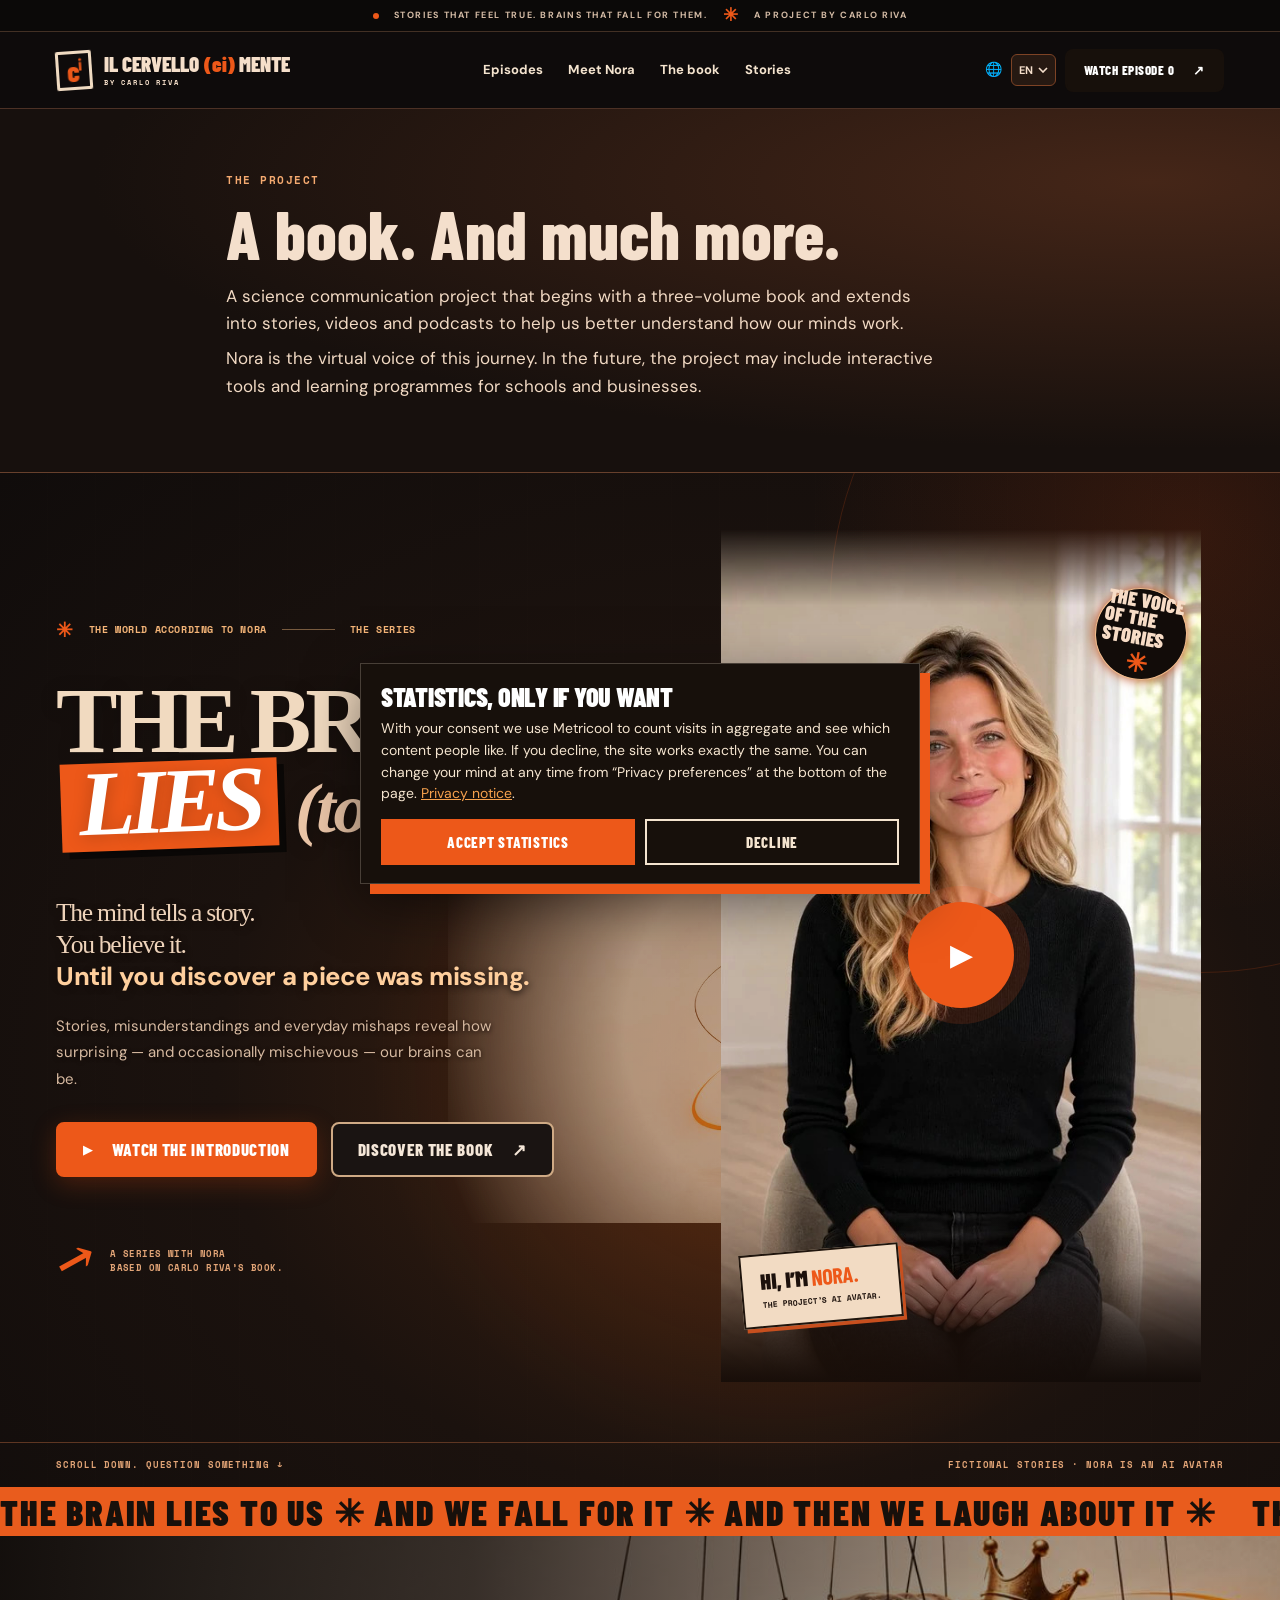
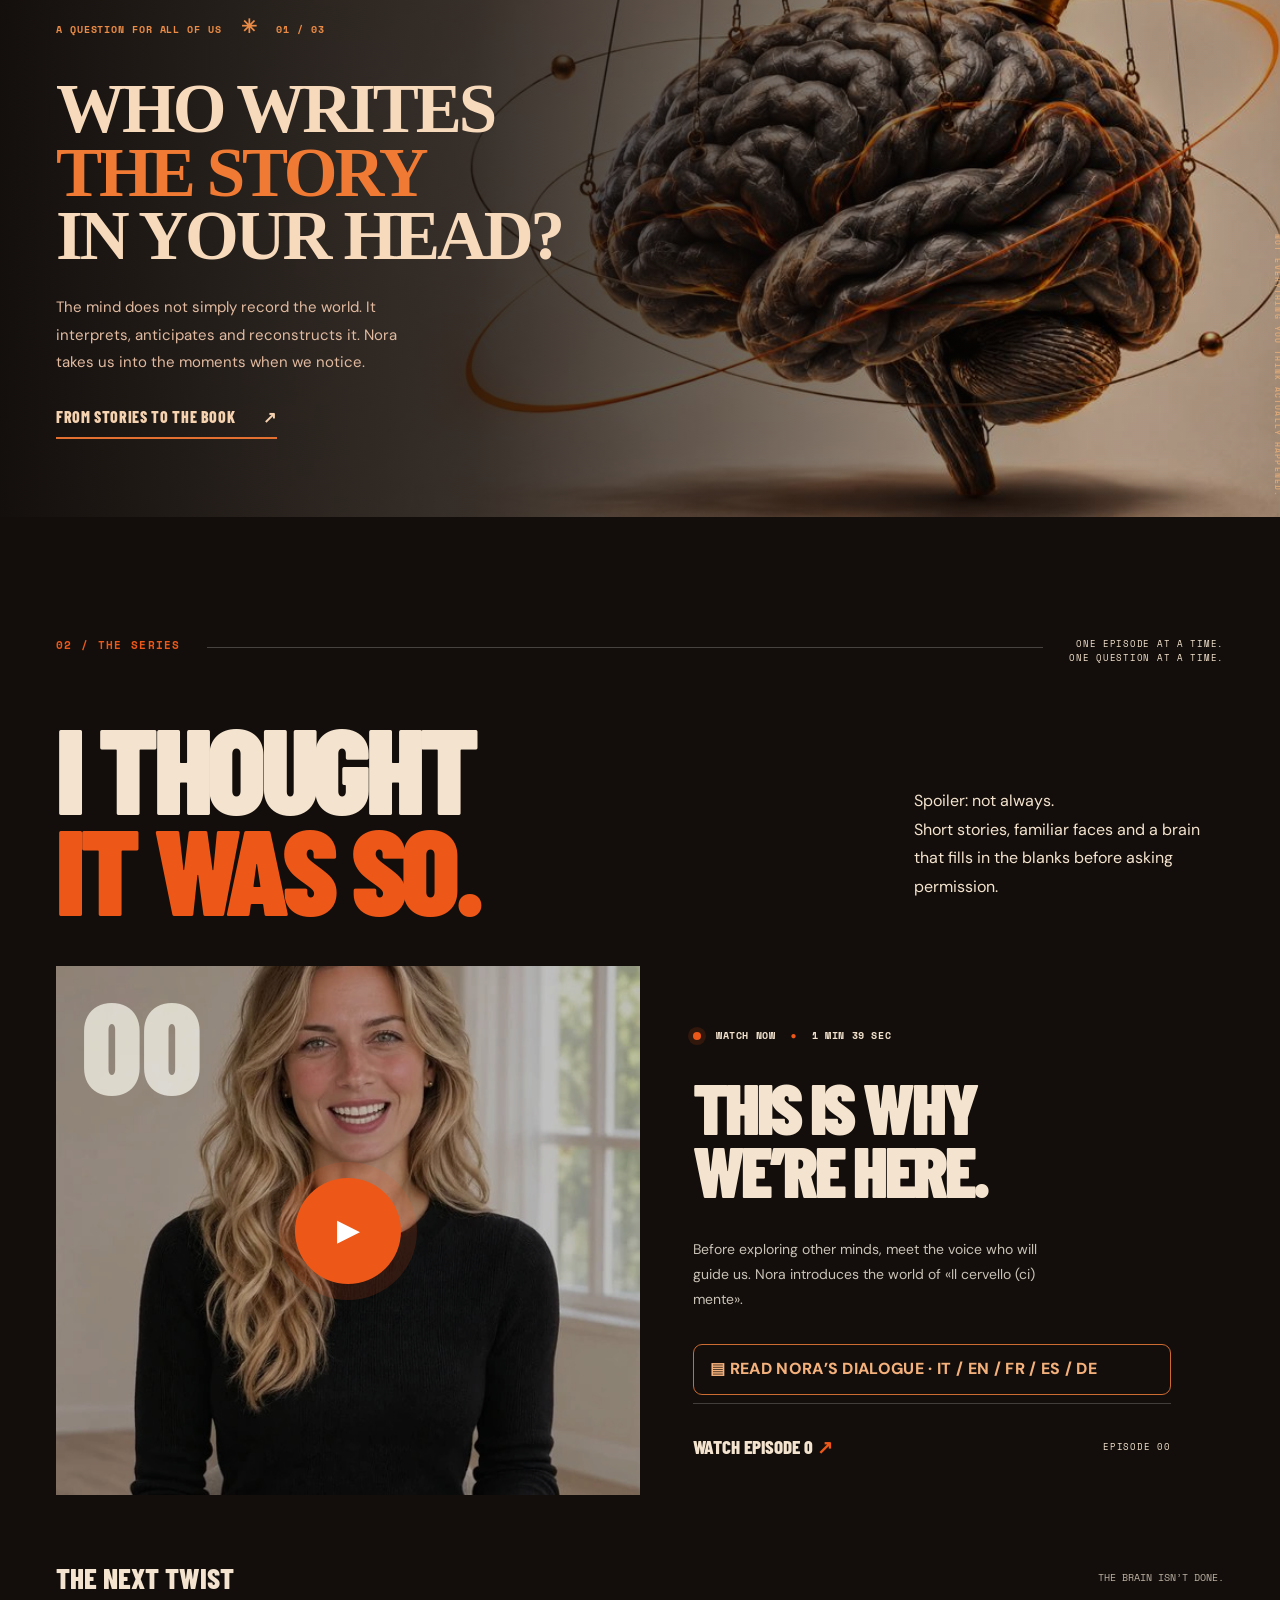
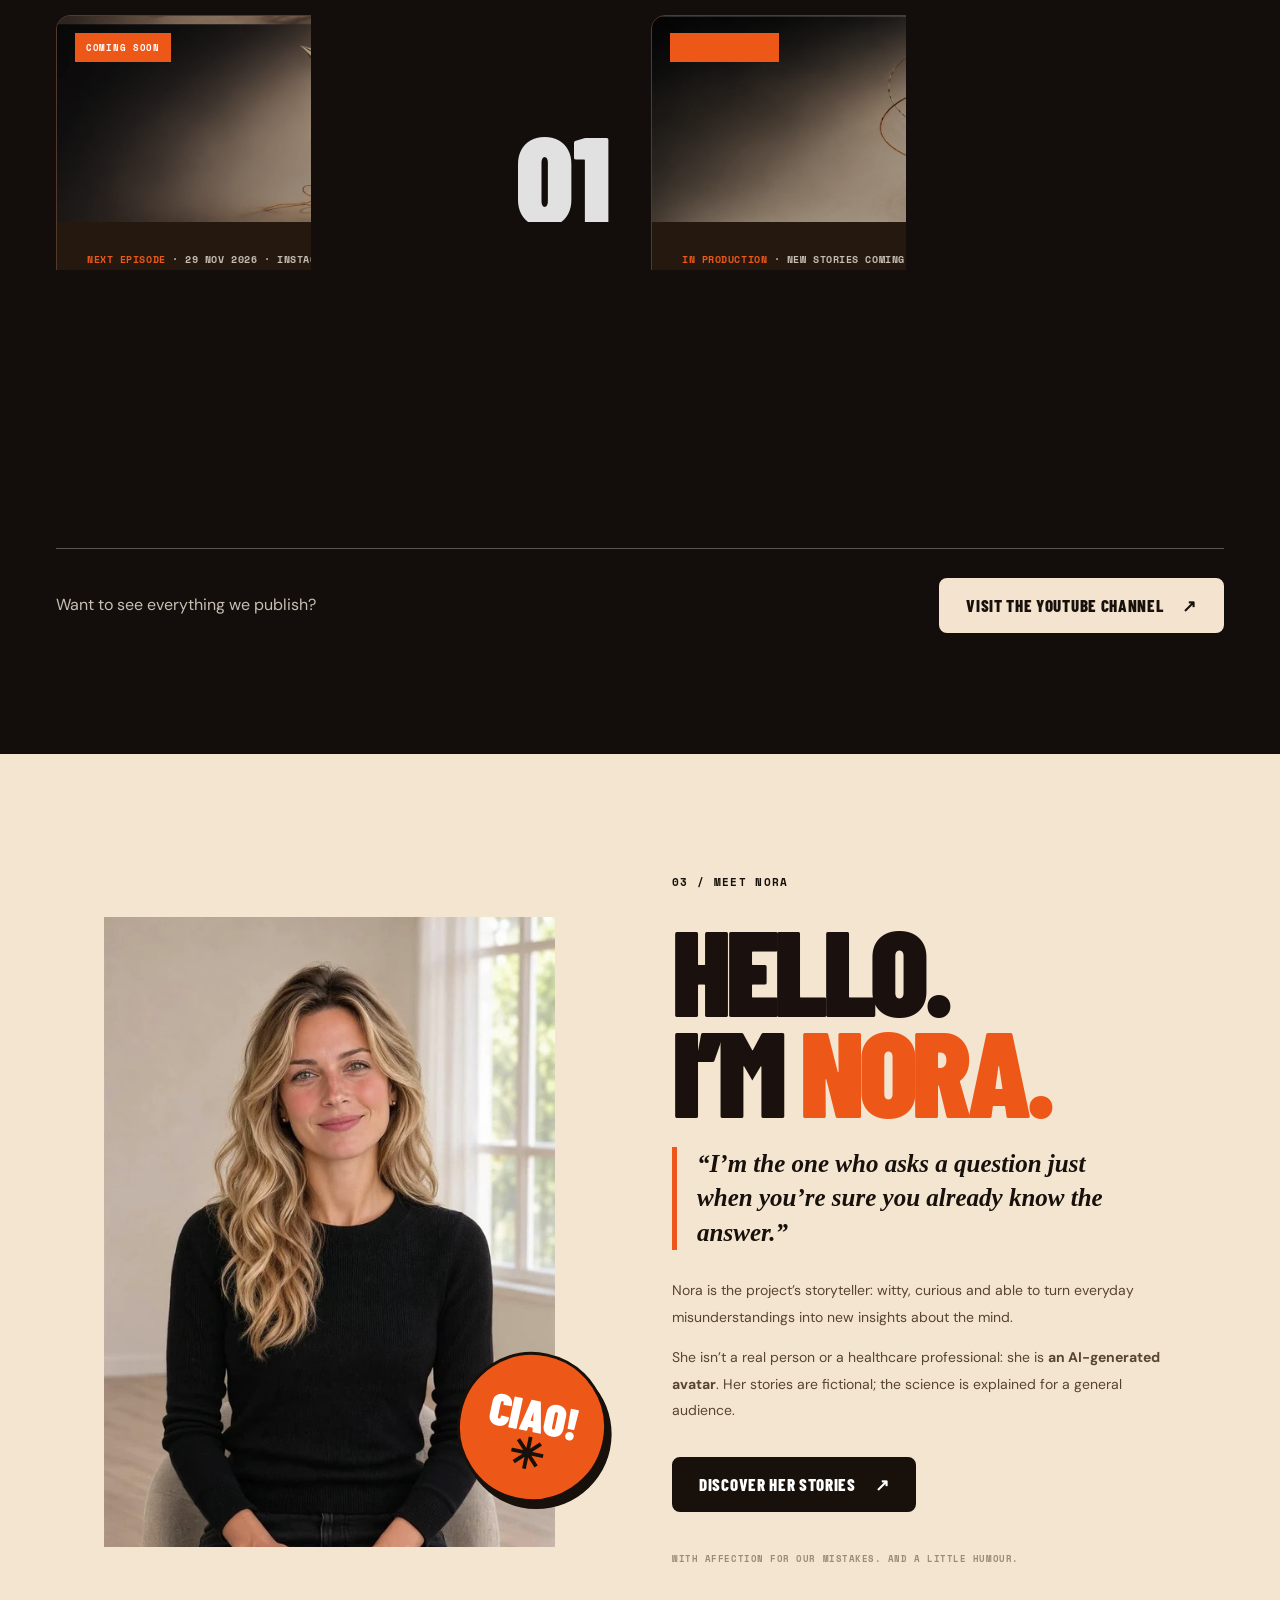
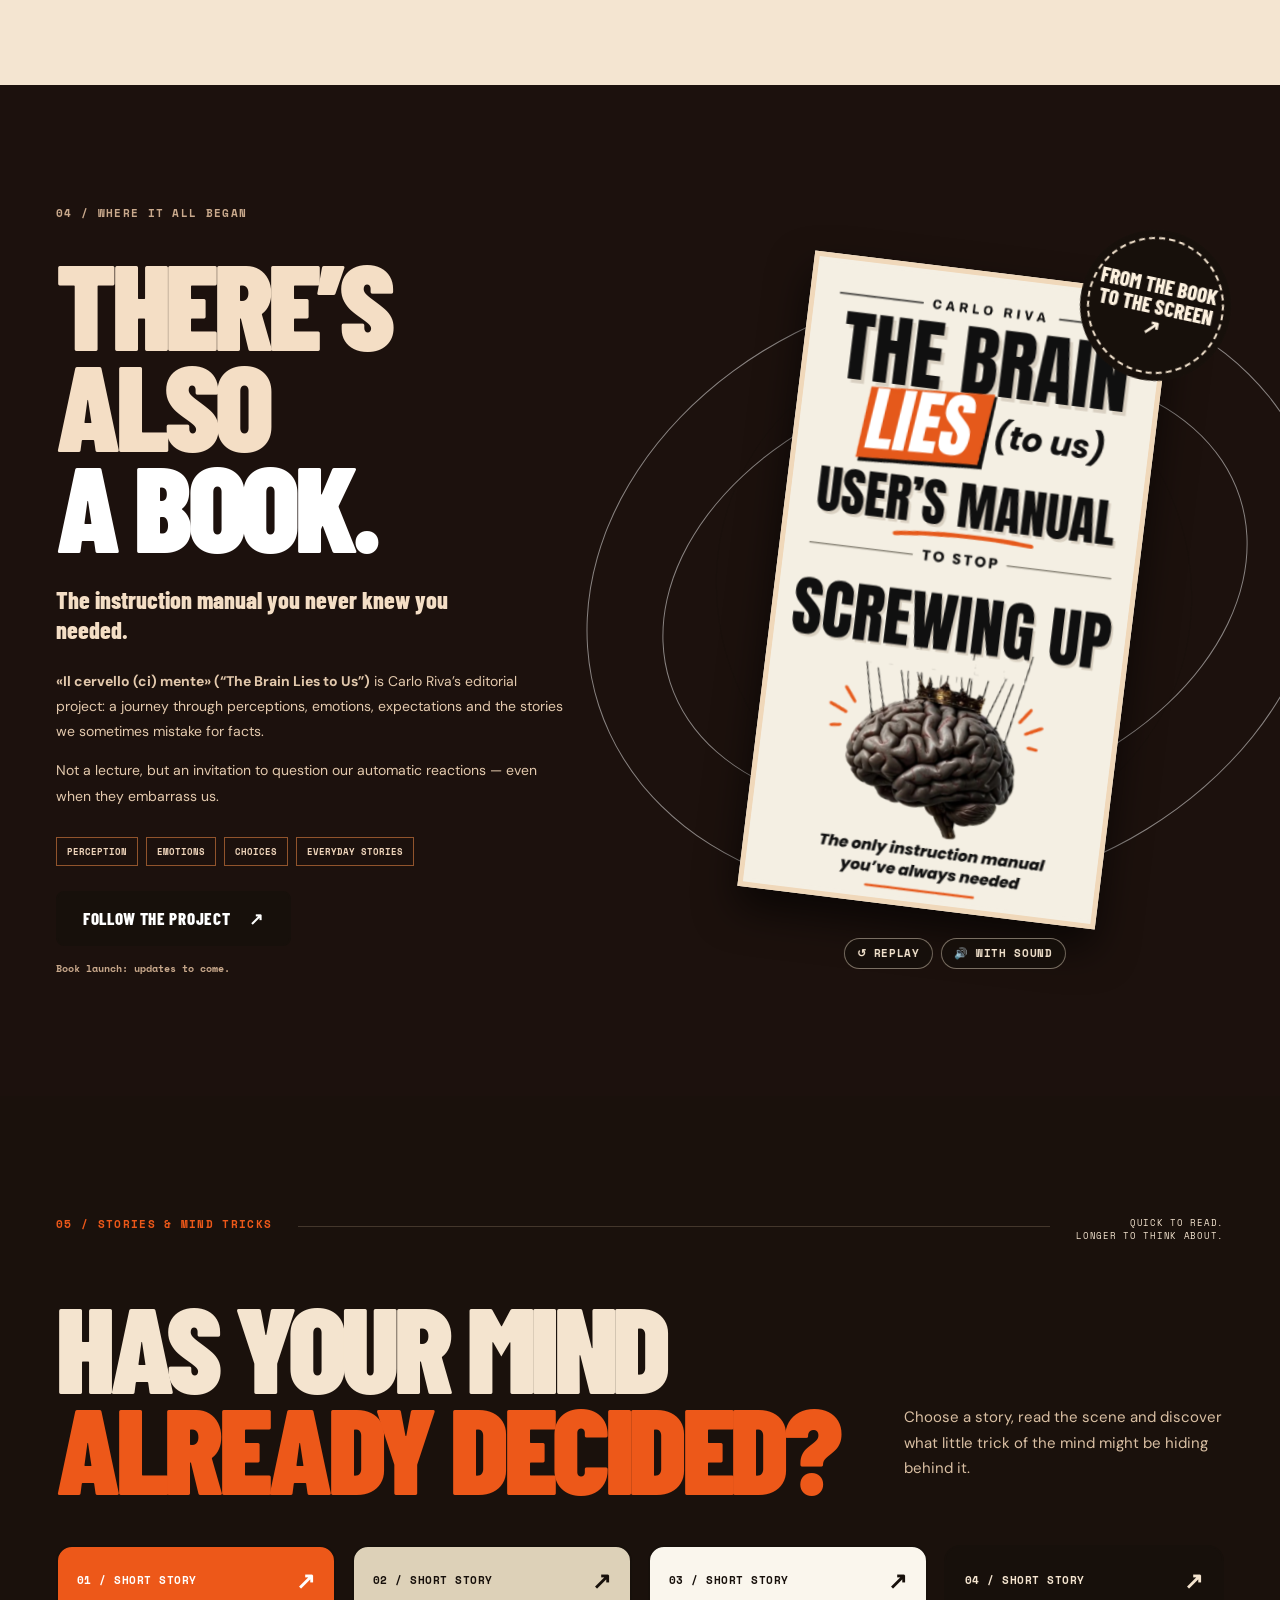
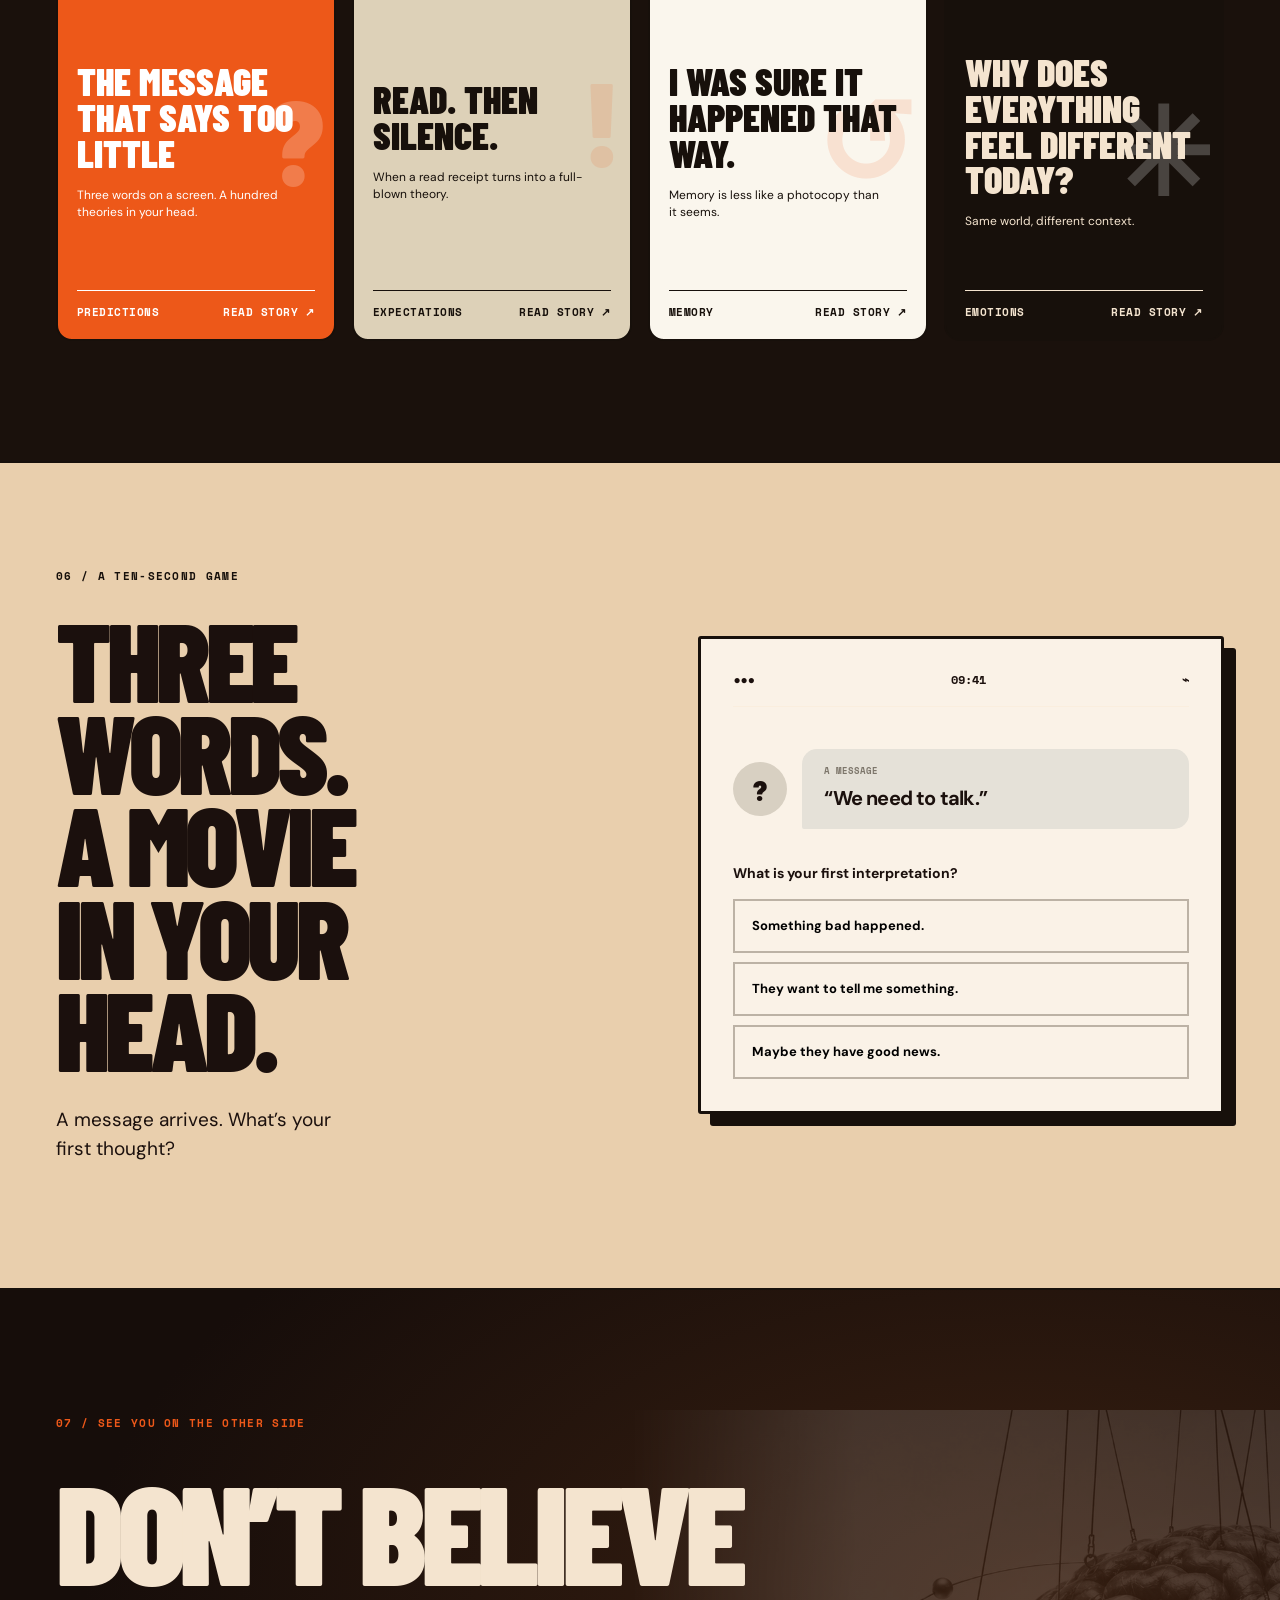
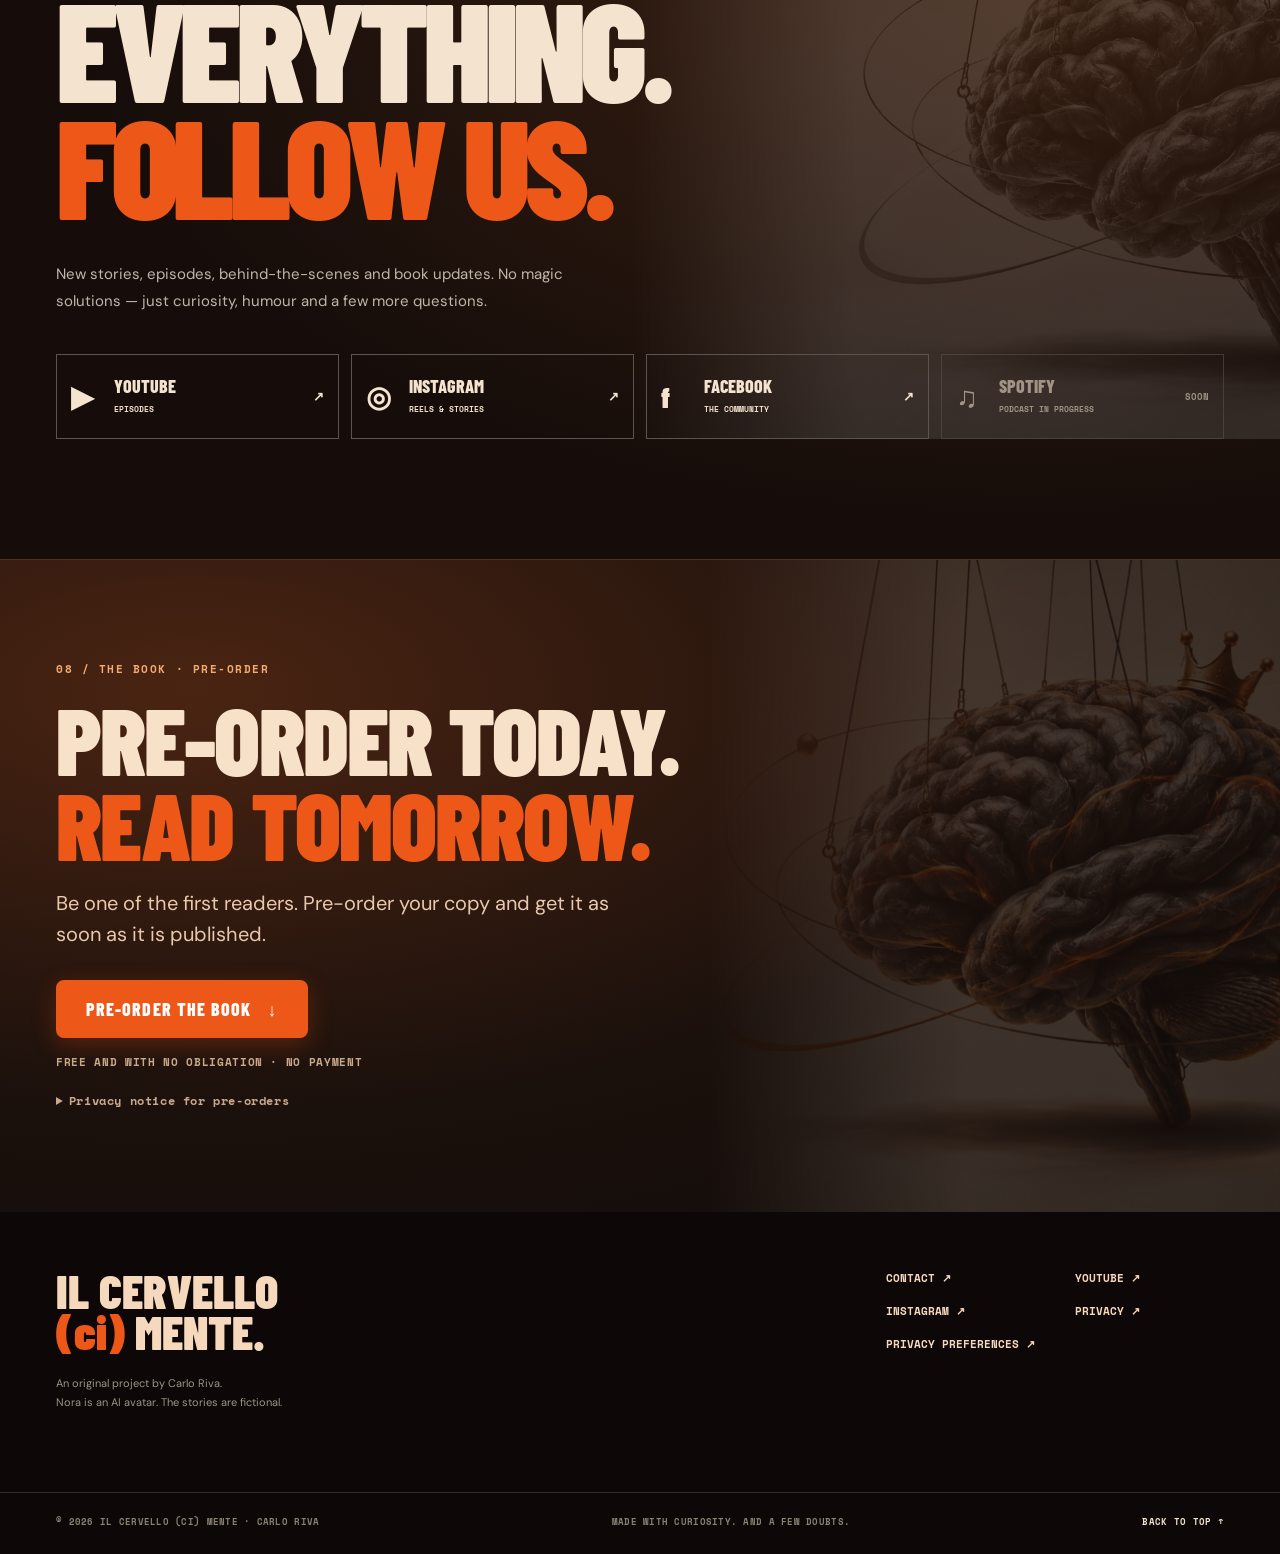
<file: index.html>
<!doctype html>
<html lang="it">
<head>
  <meta charset="utf-8">
  <meta name="viewport" content="width=device-width, initial-scale=1">
  <meta name="theme-color" content="#15100e">
  <meta name="description" content="Il cervello (ci) mente: storie, neuroscienze e piccoli cortocircuiti della mente. Scopri Nora, avatar IA, le puntate e il libro di Carlo Riva.">
  <meta name="author" content="Carlo Riva">
  <link rel="canonical" href="https://www.ilcervellocimente.com/">
  <meta property="og:url" content="https://www.ilcervellocimente.com/">
  <meta name="robots" content="index,follow"> <!-- Pubblicazione autorizzata il 23/11/2026 -->
  <meta property="og:type" content="website">
  <meta property="og:locale" content="it_IT">
  <meta property="og:site_name" content="Il cervello (ci) mente">
  <meta property="og:title" content="Il cervello (ci) mente — con Nora">
  <meta property="og:description" content="Il cervello racconta storie. A volte ci caschiamo. Scopri Nora, le puntate e il libro di Carlo Riva.">
  <meta property="og:image" content="https://www.ilcervellocimente.com/assets/social-preview.jpg">
  <meta name="twitter:card" content="summary_large_image">
  <meta name="twitter:image" content="https://www.ilcervellocimente.com/assets/social-preview.jpg">
  <link rel="icon" type="image/svg+xml" href="assets/favicon.svg">
  <link rel="apple-touch-icon" href="assets/social-preview.jpg">
  <link rel="manifest" href="manifest.webmanifest">
  
  
  
  
  
  <title>Il cervello (ci) mente — Nora, le puntate e il libro</title>
  <script type="application/ld+json">
  {"@context":"https://schema.org","@type":"WebSite","name":"Il cervello (ci) mente","inLanguage":"it-IT","description":"Progetto editoriale di Carlo Riva con Nora, avatar IA, storie di fantasia e divulgazione sul cervello.","author":{"@type":"Person","name":"Carlo Riva"},"sameAs":["https://www.youtube.com/@ilcervellocimente","https://www.instagram.com/ilcervellocimente/"]}
  </script>
  
  
<!-- Caratteri ospitati sul sito (nessuna richiesta a Google Fonts) -->
<link rel="preload" href="fonts/barlow-condensed-latin-800-normal.woff2" as="font" type="font/woff2" crossorigin><link rel="preload" href="fonts/dm-sans-latin-400-normal.woff2" as="font" type="font/woff2" crossorigin>
<style>@font-face{font-family:'Barlow Condensed';font-style:normal;font-weight:500;font-display:swap;src:url(fonts/barlow-condensed-latin-500-normal.woff2) format('woff2')}@font-face{font-family:'Barlow Condensed';font-style:normal;font-weight:600;font-display:swap;src:url(fonts/barlow-condensed-latin-600-normal.woff2) format('woff2')}@font-face{font-family:'Barlow Condensed';font-style:normal;font-weight:700;font-display:swap;src:url(fonts/barlow-condensed-latin-700-normal.woff2) format('woff2')}@font-face{font-family:'Barlow Condensed';font-style:normal;font-weight:800;font-display:swap;src:url(fonts/barlow-condensed-latin-800-normal.woff2) format('woff2')}@font-face{font-family:'Barlow Condensed';font-style:normal;font-weight:900;font-display:swap;src:url(fonts/barlow-condensed-latin-900-normal.woff2) format('woff2')}@font-face{font-family:'Barlow Condensed';font-style:italic;font-weight:700;font-display:swap;src:url(fonts/barlow-condensed-latin-700-italic.woff2) format('woff2')}@font-face{font-family:'Barlow Condensed';font-style:italic;font-weight:800;font-display:swap;src:url(fonts/barlow-condensed-latin-800-italic.woff2) format('woff2')}@font-face{font-family:'Barlow Condensed';font-style:italic;font-weight:900;font-display:swap;src:url(fonts/barlow-condensed-latin-900-italic.woff2) format('woff2')}@font-face{font-family:'DM Sans';font-style:normal;font-weight:400;font-display:swap;src:url(fonts/dm-sans-latin-400-normal.woff2) format('woff2')}@font-face{font-family:'DM Sans';font-style:normal;font-weight:500;font-display:swap;src:url(fonts/dm-sans-latin-500-normal.woff2) format('woff2')}@font-face{font-family:'DM Sans';font-style:normal;font-weight:600;font-display:swap;src:url(fonts/dm-sans-latin-600-normal.woff2) format('woff2')}@font-face{font-family:'DM Sans';font-style:normal;font-weight:700;font-display:swap;src:url(fonts/dm-sans-latin-700-normal.woff2) format('woff2')}@font-face{font-family:'DM Sans';font-style:normal;font-weight:800;font-display:swap;src:url(fonts/dm-sans-latin-800-normal.woff2) format('woff2')}@font-face{font-family:'DM Sans';font-style:italic;font-weight:400;font-display:swap;src:url(fonts/dm-sans-latin-400-italic.woff2) format('woff2')}@font-face{font-family:'Space Mono';font-style:normal;font-weight:400;font-display:swap;src:url(fonts/space-mono-latin-400-normal.woff2) format('woff2')}@font-face{font-family:'Space Mono';font-style:normal;font-weight:700;font-display:swap;src:url(fonts/space-mono-latin-700-normal.woff2) format('woff2')}@font-face{font-family:'Anton';font-style:normal;font-weight:400;font-display:swap;src:url(fonts/anton-latin-400-normal.woff2) format('woff2')}@font-face{font-family:'Poppins';font-style:normal;font-weight:700;font-display:swap;src:url(fonts/poppins-latin-700-normal.woff2) format('woff2')}@font-face{font-family:'Poppins';font-style:italic;font-weight:700;font-display:swap;src:url(fonts/poppins-latin-700-italic.woff2) format('woff2')}@font-face{font-family:'Poppins';font-style:normal;font-weight:800;font-display:swap;src:url(fonts/poppins-latin-800-normal.woff2) format('woff2')}@font-face{font-family:'Poppins';font-style:italic;font-weight:800;font-display:swap;src:url(fonts/poppins-latin-800-italic.woff2) format('woff2')}
:root{--cream:#f5efe3;--paper:#fffaf0;--ink:#171615;--orange:#ee521b;--orange-deep:#ce3b0d;--charcoal:#1e1e1c;--mute:#716a60;--line:rgba(25,23,19,.16);--heading:'Barlow Condensed',Impact,'Arial Narrow',sans-serif;--body:'DM Sans',Arial,sans-serif;--mono:'Space Mono',monospace;--shell:1340px}
*{box-sizing:border-box}html{scroll-behavior:smooth;scroll-padding-top:96px}body{margin:0;background:var(--cream);font-family:var(--body);color:var(--ink);-webkit-font-smoothing:antialiased;line-height:1.55}button,input{font:inherit}button{cursor:pointer}a{color:inherit;text-decoration:none}img,video{display:block;max-width:100%}button:focus-visible,a:focus-visible{outline:3px solid #f6a14d;outline-offset:4px}::selection{background:var(--orange);color:#fff}.shell{max-width:var(--shell);margin:0 auto;padding:0 56px}.skip-link{position:absolute;top:-150px;left:16px;padding:14px;background:var(--orange);color:#fff;z-index:200}.skip-link:focus{top:16px}.announcement{background:var(--ink);color:var(--cream);height:32px;text-align:center;font-size:9px;letter-spacing:.15em;font-weight:700;display:flex;align-items:center;justify-content:center;gap:15px}.announcement-dot{height:6px;width:6px;background:var(--orange);border-radius:50%}.announcement-separator{color:var(--orange);font-size:18px}.site-header{position:sticky;top:0;background:rgba(245,239,227,.96);z-index:70;border-bottom:1px solid var(--line);backdrop-filter:blur(15px);-webkit-backdrop-filter:blur(15px)}.nav-inner{height:79px;display:flex;align-items:center;justify-content:space-between;gap:25px}.wordmark{display:flex;gap:12px;align-items:center;flex-shrink:0}.wordmark-icon{display:flex;position:relative;align-items:center;justify-content:center;min-width:36px;height:39px;border:2px solid var(--ink);font-family:var(--heading);font-size:28px;font-weight:800;line-height:1;letter-spacing:-.05em}.wordmark-icon span{font-family:var(--body);color:var(--orange);font-weight:800;font-size:17px;transform:translate(0,-5px)}.wordmark-type{font-family:var(--heading);font-size:21px;font-weight:900;line-height:.91;letter-spacing:-.025em}.wordmark-type em{color:var(--orange);font-style:normal}.wordmark-small{font-family:var(--mono);font-size:7px;display:block;letter-spacing:.16em;font-weight:700;margin-top:7px}.desktop-nav{display:flex;align-items:center;gap:25px;font-size:12px;font-weight:700}.desktop-nav a{transition:color .2s}.desktop-nav a:hover{color:var(--orange)}.nav-actions{display:flex;align-items:center;gap:12px}.btn{min-height:55px;display:inline-flex;align-items:center;justify-content:center;gap:19px;padding:15px 25px;font-family:var(--heading);font-size:17px;line-height:1;letter-spacing:.04em;font-weight:800;text-align:center;border:2px solid transparent;transition:transform .2s,background .2s,color .2s,border .2s}.btn:hover{transform:translateY(-3px)}.btn-small{min-height:43px;padding:10px 17px;font-size:13px}.btn-dark{background:var(--ink);color:#fff;border-color:var(--ink)}.btn-dark:hover{background:#33312f}.btn-cream{background:var(--cream);color:var(--ink);border-color:var(--cream)}.btn-orange{background:var(--orange);color:#fff;border-color:var(--orange);box-shadow:6px 6px 0 #161412}.btn-orange:hover{background:var(--orange-deep);border-color:var(--orange-deep);box-shadow:3px 3px 0 #161412}.btn-outline{border-color:var(--ink);background:transparent;color:var(--ink)}.btn-outline:hover{background:var(--ink);color:#fff}.play-symbol{font-size:12px}.menu-toggle{display:none;border:2px solid var(--ink);width:43px;height:43px;background:transparent;flex-direction:column;justify-content:center;align-items:center;gap:6px}.menu-toggle span{height:2px;width:19px;background:var(--ink)}.mobile-menu{display:none}.section-cream{background:var(--cream)}.hero{position:relative;overflow:hidden}.decor-circle{position:absolute;right:-290px;top:-240px;width:740px;height:740px;border-radius:50%;border:1px solid rgba(230,82,27,.18);pointer-events:none}.hero-grid{display:grid;grid-template-columns:1.07fr .93fr;min-height:690px;align-items:center;gap:25px;padding-top:59px;padding-bottom:52px}.hero-copy{position:relative;z-index:2;padding-right:15px}.eyebrow{display:flex;align-items:center;gap:15px;font-family:var(--mono);font-size:10px;font-weight:700;letter-spacing:.06em}.asterisk{font-size:20px;color:var(--orange)}.eyebrow-line{height:1px;width:53px;background:var(--line)}.display-xl,.display-lg,.display-md{font-family:var(--heading);font-weight:900;line-height:.83;letter-spacing:-.045em;margin:0;text-transform:uppercase}.display-xl{font-size:clamp(80px,8.2vw,133px);margin:36px 0 31px;max-width:850px;white-space:nowrap}.hero-ci{font-family:Georgia,serif;letter-spacing:-.12em;font-style:italic;font-weight:700;font-size:.72em;text-transform:none}.hero-mente{display:inline-block;position:relative;background:var(--orange);color:#fff;padding:1px 14px 9px 10px;transform:rotate(-2deg);margin-left:5px;box-shadow:9px 7px 0 #161615}.hero-period{color:var(--cream)}.hero-lead{font-size:clamp(21px,2.05vw,29px);font-weight:500;line-height:1.25;letter-spacing:-.05em;margin:37px 0 14px}.hero-lead strong{font-weight:800}.hero-paragraph{max-width:520px;font-size:15px;color:#4f4a45;margin-bottom:30px;line-height:1.75}.hero-buttons{display:flex;align-items:center;flex-wrap:wrap;gap:14px}.hero-note{margin-top:48px;display:flex;align-items:center;gap:16px;font-family:var(--mono);font-size:9px;letter-spacing:.045em;line-height:1.6;font-weight:700;color:#6b6258}.scribble-arrow{color:var(--orange);font-size:45px;font-family:serif;transform:rotate(16deg)}.hero-visual{position:relative;max-width:510px;justify-self:end;width:100%;min-height:600px;display:flex;align-items:center;justify-content:center}.hero-visual:before{content:'';position:absolute;inset:28px 12px 6px 40px;background:var(--orange);border-radius:45% 45% 12% 12%;transform:rotate(7deg)}.hero-visual:after{content:'';position:absolute;inset:70px -12px 26px 75px;background:url('assets/cervello-fili.jpg') center/cover;opacity:.3;mix-blend-mode:multiply;clip-path:ellipse(45% 40%)}.hero-image-frame{position:relative;z-index:2;border:10px solid var(--ink);border-radius:220px 220px 15px 15px;overflow:hidden;width:72%;aspect-ratio:9 / 13.2;box-shadow:17px 19px 0 rgba(0,0,0,.11);background:#b5a18a;transform:rotate(2deg)}.hero-video-wrap{position:absolute;inset:0}.nora-loop{height:100%;width:100%;object-fit:cover;object-position:50% 44%;filter:saturate(.9)}.hero-video-wrap:after{content:'';position:absolute;bottom:0;left:0;right:0;height:22%;pointer-events:none;background:linear-gradient(transparent,rgba(0,0,0,.45))}.hero-video-play{position:absolute;z-index:3;bottom:20px;right:18px;border:1px solid rgba(255,255,255,.8);background:rgba(20,20,20,.82);color:white;border-radius:50%;height:50px;width:50px;display:grid;place-items:center;transition:transform .2s}.hero-video-play:hover{transform:scale(1.1)}.hero-sticker{position:absolute;z-index:4}.sticker-top{top:45px;right:-5px;width:123px;height:123px;background:var(--paper);border:3px solid var(--ink);border-radius:50%;display:flex;align-items:center;justify-content:center;flex-direction:column;transform:rotate(12deg);font-family:var(--heading);font-size:29px;font-weight:900;box-shadow:5px 6px 0 var(--ink)}.sticker-smile{font-size:50px;color:var(--orange);line-height:.8}.sticker-bottom{position:absolute;left:-26px;bottom:32px;max-width:232px;background:var(--cream);border:3px solid var(--ink);padding:16px 18px;font-family:var(--heading);font-size:25px;font-weight:900;line-height:1;transform:rotate(-7deg);box-shadow:6px 6px 0 var(--orange)}.sticker-bottom strong{color:var(--orange)}.sticker-bottom span{display:block;font-family:var(--mono);font-size:8px;line-height:1.45;font-weight:700;margin-top:8px}.vertical-label{position:absolute;top:50%;right:-36px;transform:translateY(-50%) rotate(90deg);font-family:var(--mono);font-size:9px;letter-spacing:.3em;font-weight:700}.hero-bottom{display:flex;justify-content:space-between;padding-bottom:15px;font-size:9px;letter-spacing:.1em;font-family:var(--mono);font-weight:700;color:#786e64}.ticker{overflow:hidden;background:var(--orange);border-top:2px solid var(--ink);border-bottom:2px solid var(--ink);color:var(--ink);height:57px;display:flex;align-items:center;white-space:nowrap}.ticker-track{font-family:var(--heading);font-size:36px;font-weight:900;letter-spacing:.05em;line-height:1;animation:ticker 31s linear infinite}.ticker-track span{display:inline-block;min-width:200vw}@keyframes ticker{to{transform:translateX(-50%)}}.section-space{padding:112px 0}.dark-section{background:var(--charcoal);color:var(--cream)}.section-top{display:flex;align-items:flex-start;justify-content:space-between;gap:26px;margin-bottom:52px}.section-index{font-family:var(--mono);font-size:11px;letter-spacing:.12em;font-weight:700;color:var(--orange)}.section-index-dark{color:var(--ink)}.small-rule{background:rgba(255,255,255,.22);height:1px;flex:1;margin-top:10px}.section-aside{font-family:var(--mono);font-size:9px;line-height:1.5;letter-spacing:.08em;text-align:right}.title-row,.stories-heading{display:flex;align-items:flex-end;justify-content:space-between;gap:60px;margin-bottom:48px}.display-lg{font-size:clamp(72px,9.5vw,144px)}.display-md{font-size:clamp(66px,8.7vw,120px)}.display-lg em{color:var(--orange);font-style:normal}.section-intro{max-width:310px;font-size:16px;line-height:1.8}.featured-episode{display:grid;grid-template-columns:1fr 1fr;min-height:440px;background:#302d28;border:1px solid #686055}.featured-media{position:relative;overflow:hidden;min-height:410px;background:var(--ink)}.featured-media img{width:100%;height:100%;position:absolute;inset:0;object-fit:cover;object-position:center 37%;filter:brightness(.76) saturate(.84);transition:transform .8s}.featured-media:hover img{transform:scale(1.04)}.featured-number{position:absolute;top:12px;left:26px;font-family:var(--heading);font-size:130px;font-weight:900;line-height:1;color:rgba(255,255,255,.68);mix-blend-mode:overlay}.big-play{width:106px;height:106px;background:var(--orange);border:none;color:white;border-radius:50%;font-size:30px;display:grid;place-items:center;position:absolute;top:50%;left:50%;transform:translate(-50%,-50%);box-shadow:0 0 0 16px rgba(238,82,27,.15);transition:transform .2s,box-shadow .2s}.big-play:hover{transform:translate(-50%,-50%) scale(1.09);box-shadow:0 0 0 25px rgba(238,82,27,.11)}.featured-info{padding:62px 53px 34px;display:flex;flex-direction:column}.eyebrow-light{color:var(--cream)}.live-dot{height:8px;width:8px;background:var(--orange);border-radius:50%;box-shadow:0 0 0 5px rgba(238,82,27,.14)}.light-dot{color:var(--orange)}.featured-info h3{font:900 clamp(56px,5.6vw,89px)/.88 var(--heading);margin:32px 0 21px;letter-spacing:-.035em}.featured-info p{max-width:370px;color:#c9c2b7;line-height:1.8;font-size:14px}.featured-bottom{margin-top:auto;border-top:1px solid rgba(255,255,255,.2);padding-top:28px;display:flex;justify-content:space-between;align-items:center;gap:10px;font-family:var(--mono);font-size:9px;letter-spacing:.09em}.text-link{background:none;border:0;padding:0;font-family:var(--heading);font-weight:800;font-size:19px}.light-link{color:var(--cream);text-align:left}.light-link span{color:var(--orange)}.episodes-subtitle{margin:65px 0 20px;display:flex;align-items:center;justify-content:space-between;gap:15px}.episodes-subtitle h3{font:800 29px var(--heading);margin:0}.episodes-subtitle span{font:10px var(--mono);color:#bdb2a3}.episode-grid{display:grid;grid-template-columns:repeat(2,minmax(0,1fr));gap:22px}.episode-card{border:1px solid #5d584f;background:#272623;overflow:hidden}.episode-thumb{height:206px;position:relative;overflow:hidden}.episode-thumb img{height:100%;width:100%;object-fit:cover;filter:brightness(.67) grayscale(.22);transition:transform .5s}.episode-card:hover .episode-thumb img{transform:scale(1.04)}.episode-badge{position:absolute;top:17px;left:18px;background:var(--orange);color:white;padding:8px 11px;font:700 9px var(--mono);letter-spacing:.08em}.episode-giant{position:absolute;bottom:-29px;right:17px;font:900 125px var(--heading);color:rgba(255,255,255,.88);mix-blend-mode:overlay}.episode-details{padding:30px}.episode-kicker{font:700 10px var(--mono);color:var(--orange);letter-spacing:.055em}.episode-kicker span{color:#c5bcb2}.episode-details h4{font:900 44px/.92 var(--heading);margin:14px 0}.episode-details p{max-width:440px;font-size:13px;line-height:1.75;color:#c5bcb2;min-height:67px}.episode-action,.episode-label{display:inline-flex;margin-top:16px;background:none;color:var(--cream);padding:0;border:0;border-bottom:1px solid var(--orange);padding-bottom:6px;font:800 17px var(--heading);letter-spacing:.03em}.episode-label{font-size:13px;color:#b3aca1;border-color:#686055}.episodes-footer{border-top:1px solid #5b554f;margin-top:57px;padding-top:28px;display:flex;gap:20px;align-items:center;justify-content:space-between}.episodes-footer p{color:#c8bfb3}.nora-section{background:#f7f1e6;overflow:hidden}.nora-grid{display:grid;grid-template-columns:.95fr 1.05fr;align-items:center;gap:10%}.nora-photo{position:relative;margin:25px 0 0 48px}.nora-photo:before{content:'';position:absolute;inset:-33px -28px 27px -33px;border:2px dashed var(--orange);border-radius:47% 47% 0 0}.nora-photo>img{position:relative;width:100%;height:630px;object-fit:cover;object-position:center 27%;border:8px solid var(--ink);border-radius:48% 48% 0 0;filter:saturate(.85);box-shadow:-15px 14px 0 var(--orange)}.nora-photo-badge{position:absolute;right:-52px;bottom:45px;width:150px;height:150px;border-radius:50%;background:var(--orange);border:3px solid var(--ink);display:flex;align-items:center;justify-content:center;flex-direction:column;transform:rotate(12deg);font:900 45px var(--heading);color:white;box-shadow:6px 6px 0 var(--ink)}.heart-ink{font-size:42px;line-height:.6;color:var(--ink)}.nora-content .display-lg{margin:27px 0}.nora-content .display-lg span{color:var(--orange)}.nora-content>p:not(.nora-quote){font-size:14px;line-height:1.9;color:#514c45;max-width:490px}.nora-quote{font:700 italic 25px/1.38 Georgia,serif;max-width:440px;margin:27px 0;color:var(--ink)}.nora-content .btn{margin-top:19px}.tiny-annotation{margin-top:40px;font:700 9px var(--mono);letter-spacing:.06em;color:#9c8a79}.book-section{background:#ec551c;overflow:hidden}.book-grid{display:grid;grid-template-columns:1fr 1fr;gap:90px;align-items:center}.book-copy .display-lg{margin:30px 0}.book-copy .display-lg span{color:#fff}.book-headline{font:800 24px/1.25 var(--heading);max-width:420px}.book-copy>p:not(.book-headline){max-width:510px;font-size:14px;line-height:1.8;color:#331c12}.book-topics{display:flex;flex-wrap:wrap;gap:8px;margin:28px 0 25px}.book-topics span{border:1px solid #261811;padding:7px 10px;font:700 9px var(--mono)}.book-meta{display:block;margin-top:15px;color:#4c2f22;font:700 10px var(--mono)}.book-art{min-height:650px;display:flex;align-items:center;justify-content:center;position:relative}.book-art>img{position:relative;z-index:2;width:360px;max-width:80%;transform:rotate(7deg);box-shadow:24px 27px 0 rgba(22,15,11,.28),27px 31px 40px rgba(22,15,11,.15);transition:transform .4s}.book-art:hover>img{transform:rotate(1deg) translateY(-12px)}.book-orbit{border:1px solid rgba(255,255,255,.48);position:absolute;top:50%;left:50%;border-radius:50%;transform:translate(-50%,-50%) rotate(-18deg)}.orbit-one{width:600px;height:420px}.orbit-two{width:750px;height:600px}.book-stamp{position:absolute;z-index:3;top:66px;right:0;transform:rotate(15deg);width:137px;height:137px;border-radius:50%;background:var(--ink);color:var(--paper);display:grid;place-items:center;text-align:center;font:800 21px/1 var(--heading);border:2px dashed var(--cream);box-shadow:0 0 0 7px var(--ink)}.stories-section{background:var(--cream)}.stories-section .small-rule{background:var(--line)}.stories-heading{align-items:end}.stories-heading .display-lg em{color:var(--orange)}.stories-heading p{max-width:320px;font-size:15px;line-height:1.7;color:#514b45}.story-grid{display:grid;grid-template-columns:repeat(4,minmax(0,1fr));gap:16px}.story-card{min-width:0;min-height:396px;padding:19px;display:flex;flex-direction:column;justify-content:space-between;align-items:stretch;text-align:left;border:2px solid var(--ink);transition:transform .25s,box-shadow .25s;overflow:hidden;position:relative}.story-card:hover{transform:translateY(-8px);box-shadow:7px 7px 0 var(--ink)}.story-orange{background:var(--orange);color:white}.story-cream{background:#ddd1b8;color:var(--ink)}.story-paper{background:#faf6ed;color:var(--ink)}.story-dark{background:var(--ink);color:var(--cream)}.story-top,.story-bottom{display:flex;align-items:center;justify-content:space-between;gap:8px;position:relative;z-index:2;font:700 9px var(--mono);letter-spacing:.045em}.story-top>span:last-child{font-size:23px}.story-bottom{border-top:1px solid currentColor;padding-top:14px}.story-card-center{display:flex;flex-direction:column;gap:15px;position:relative;z-index:1}.story-card-center strong{font:900 38px/.94 var(--heading);text-transform:uppercase}.story-teaser{font-size:12px;line-height:1.45;max-width:210px}.story-card-decoration{font:900 120px/.8 var(--heading);color:rgba(255,255,255,.22);position:absolute;right:-9px;bottom:35px;z-index:-1}.story-cream .story-card-decoration,.story-paper .story-card-decoration{color:rgba(238,82,27,.13)}.quiz-section{padding:105px 0;background:#ded7c8;border-top:2px solid var(--ink);border-bottom:2px solid var(--ink)}.quiz-grid{display:grid;grid-template-columns:1fr 1fr;gap:10%;align-items:center}.quiz-left .display-md{margin:28px 0 30px}.quiz-left p{font-size:19px;max-width:310px}.quiz-card{background:var(--paper);border:3px solid var(--ink);border-radius:20px;box-shadow:12px 12px 0 var(--ink);padding:32px;max-width:550px}.quiz-phone-top{display:flex;justify-content:space-between;font:700 12px var(--mono);border-bottom:1px solid var(--line);padding-bottom:18px}.quiz-message{display:flex;gap:15px;align-items:center;margin:42px 0 34px}.message-avatar{height:54px;width:54px;border-radius:50%;background:#d8d0c2;display:grid;place-items:center;font:900 29px var(--heading)}.message-body{background:#e5e1d8;border-radius:15px 15px 15px 2px;padding:15px 22px;flex:1}.message-body span{display:block;font:700 9px var(--mono);color:#7d766b;margin-bottom:6px}.message-body strong{font-size:20px;letter-spacing:-.04em}.quiz-question{font-size:14px;font-weight:700}.quiz-options{display:flex;flex-direction:column;gap:9px}.quiz-option{text-align:left;background:transparent;border:2px solid #bcb2a5;padding:15px 17px;font-size:13px;font-weight:700;transition:background .2s,color .2s}.quiz-option:not([disabled]):hover,.quiz-option.selected{background:var(--orange);color:#fff;border-color:var(--ink)}.quiz-option[disabled]:not(.selected){opacity:.58;cursor:default}.quiz-answer{background:#262422;color:white;padding:20px 22px;margin-top:19px}.quiz-answer strong{color:#ffa074}.quiz-answer p{font-size:12px;line-height:1.7}.quiz-reset{background:none;color:#fff;border:0;border-bottom:1px solid var(--orange);padding:8px 0;font:800 15px var(--heading)}.last-cta{background:#191918;color:var(--cream);position:relative;overflow:hidden}.last-cta .shell{position:relative}.last-cta-art{position:absolute;inset:0 -110px 0 49%;background:url('assets/cervello-fili.jpg') center/cover;opacity:.19;filter:grayscale(1);mask-image:linear-gradient(90deg,transparent,#000 30%);pointer-events:none}.last-cta-content{position:relative;z-index:1}.last-cta .display-lg{font-size:clamp(75px,11vw,159px);margin:38px 0}.last-cta .display-lg em{color:var(--orange)}.last-cta-content>p{max-width:570px;color:#bfb6aa;font-size:15px;line-height:1.8;margin-bottom:39px}.social-grid{display:grid;grid-template-columns:repeat(4,minmax(0,1fr));gap:12px}.social-grid>a,.social-soon{display:flex;align-items:center;gap:12px;min-height:85px;border:1px solid #5a554e;padding:14px;transition:background .2s,border .2s}.social-grid>a:hover{background:var(--orange);border-color:var(--orange);color:white}.social-grid>a>span:first-child,.social-soon>span:first-child{font:900 29px var(--heading);width:31px}.social-grid>a>span:nth-child(2),.social-soon>span:nth-child(2){font:800 18px var(--heading);line-height:1}.social-grid small{display:block;margin-top:8px;font:700 8px var(--mono);white-space:nowrap}.social-grid b{margin-left:auto;font:700 13px var(--mono)}.social-soon{opacity:.56}.social-soon b{font-size:9px}.footer{background:#0d0c0b;color:#f3ecdf}.footer-top{display:flex;justify-content:space-between;padding-top:58px;padding-bottom:68px;gap:35px}.footer-logo{font:900 48px/.85 var(--heading)}.footer-logo em{color:var(--orange);font-style:normal}.footer-top p{font-size:11px;color:#9c9387;line-height:1.8;margin-top:22px}.footer-right{display:grid;grid-template-columns:repeat(2,minmax(100px,1fr));gap:17px 40px;align-self:start;font:700 11px var(--mono)}.footer-right a:hover{color:var(--orange)}.footer-bottom{display:flex;justify-content:space-between;gap:18px;border-top:1px solid #302e2b;padding-top:22px;padding-bottom:26px;color:#898175;font:700 9px var(--mono);letter-spacing:.03em}.footer-bottom a{color:var(--cream)}.modal[hidden],.quiz-answer[hidden]{display:none!important}.modal{position:fixed;inset:0;z-index:150;display:grid;place-items:center;padding:20px}.modal-shade{position:absolute;inset:0;background:rgba(10,9,8,.88);backdrop-filter:blur(8px)}.modal-panel{width:min(850px,100%);position:relative;background:var(--cream);max-height:90dvh;overflow:auto;box-shadow:14px 14px 0 var(--orange);padding:20px;color:var(--ink)}.modal-top{display:flex;justify-content:space-between;align-items:center;padding-bottom:12px;font:800 12px var(--mono);letter-spacing:.04em}.modal-close{width:43px;height:43px;border:2px solid var(--ink);display:grid;place-items:center;background:transparent;color:var(--ink);font-size:31px;line-height:1}.video-embed{aspect-ratio:9/16;background:#000;position:relative;width:min(360px,100%);margin:0 auto}.video-embed iframe,.video-embed video{width:100%;height:100%;position:absolute;inset:0;border:0}.video-embed video{background:#000;object-fit:contain}.video-panel>p{font-size:11px;line-height:1.6}.video-panel>p a{font-weight:800;text-decoration:underline}.story-panel{max-width:700px}.story-panel-content{padding:22px 23px 34px}.story-panel-content h2{font:900 clamp(48px,7vw,80px)/.93 var(--heading);margin:20px 0 33px}.story-scene,.story-explain{margin-bottom:22px}.story-scene>span,.story-explain>span{font:700 10px var(--mono);color:var(--orange)}.story-scene p,.story-explain p{font-size:16px;line-height:1.7}.story-panel blockquote{font:italic 24px/1.5 Georgia,serif;border-left:5px solid var(--orange);padding:4px 0 4px 20px;margin:30px 0}.story-disclaimer{font-size:11px;color:#736b61;line-height:1.7}.privacy-panel{max-width:550px;padding:28px}.privacy-panel h2{font:900 50px var(--heading);margin:25px 0}.privacy-panel p{font-size:13px;line-height:1.8}.privacy-panel>a{font-weight:800;text-decoration:underline}.modal-open{overflow:hidden}.reveal{opacity:0;transform:translateY(26px);transition:opacity .6s ease,transform .6s ease}.reveal.visible{opacity:1;transform:translateY(0)}
@media(max-width:1200px){.shell{padding:0 35px}.desktop-nav{gap:18px}.nav-watch{font-size:12px}.hero-grid{gap:6px}.display-xl{font-size:clamp(78px,8vw,120px)}.hero-visual{min-height:520px}.sticker-top{right:-12px}.story-card-center strong{font-size:32px}.social-grid{grid-template-columns:repeat(2,minmax(0,1fr))}.book-grid{gap:40px}.book-art{min-height:590px}}
@media(max-width:950px){.desktop-nav{display:none}.menu-toggle{display:flex}.mobile-menu.is-open{display:flex}.mobile-menu{position:absolute;top:100%;left:0;right:0;background:var(--cream);padding:20px 35px 35px;flex-direction:column;gap:0;border-bottom:3px solid var(--ink);box-shadow:0 12px 20px rgba(0,0,0,.14)}.mobile-menu a{font:800 31px var(--heading);border-bottom:1px solid var(--line);padding:10px 0}.hero-grid{grid-template-columns:1fr 1fr;min-height:610px}.hero-visual{min-height:475px}.display-xl{font-size:clamp(65px,8.2vw,95px)}.hero-ci{font-size:.72em}.hero-visual:before{inset:30px 12px 30px 15px}.hero-image-frame{width:80%;border-width:7px}.sticker-bottom{left:-4px;max-width:175px;font-size:18px}.sticker-top{width:90px;height:90px;font-size:22px}.sticker-smile{font-size:36px}.vertical-label{display:none}.hero-lead{font-size:21px}.hero-paragraph{font-size:13px}.hero-buttons .btn{min-height:45px;padding:10px 15px;font-size:14px}.nora-grid{gap:7%}.nora-photo{margin-left:20px}.nora-photo>img{height:540px}.display-lg{font-size:clamp(65px,9vw,100px)}.story-grid{grid-template-columns:repeat(2,minmax(0,1fr))}.story-card{min-height:310px}.book-stamp{right:8px}}
@media(max-width:700px){html{scroll-padding-top:70px}.shell{padding:0 22px}.announcement{font-size:7px;letter-spacing:.03em;gap:6px}.announcement-separator,.announcement-dot{display:none}.nav-inner{height:64px}.wordmark-icon{min-width:30px;height:34px;font-size:25px}.wordmark-icon span{font-size:14px}.wordmark-type{font-size:17px}.nav-watch{display:none}.hero-grid{display:flex;flex-direction:column;padding-top:38px;padding-bottom:20px;align-items:stretch;gap:5px}.hero-copy{padding:0}.eyebrow{font-size:8px;gap:8px}.display-xl{font-size:clamp(55px,14vw,80px);margin:30px 0}.hero-lead{font-size:22px;margin-top:37px}.hero-paragraph{font-size:13px}.hero-buttons{gap:10px}.hero-buttons .btn{font-size:14px;min-height:48px}.hero-note{margin:20px 0 0}.hero-visual{align-self:center;justify-self:center;min-height:495px;max-width:380px;margin:8px auto 0}.hero-image-frame{width:69%;aspect-ratio:9/13.5;max-height:450px}.hero-visual:before{inset:26px 27px 20px 42px}.sticker-top{top:27px;right:7px}.sticker-bottom{bottom:27px;left:3px}.hero-bottom{font-size:8px;gap:8px}.hero-bottom>span:last-child{display:none}.ticker{height:46px}.ticker-track{font-size:28px}.section-space{padding:73px 0}.section-top{margin-bottom:35px}.section-index{font-size:9px}.section-aside{font-size:8px}.title-row,.stories-heading{display:block;margin-bottom:32px}.display-lg{font-size:clamp(72px,16vw,109px)}.section-intro,.stories-heading p{font-size:13px;line-height:1.7;max-width:510px;margin-top:24px}.featured-episode{display:flex;flex-direction:column}.featured-media{min-height:395px}.featured-media img{object-position:center 32%}.featured-info{padding:30px 24px 27px}.featured-info h3{font-size:69px}.featured-info p{font-size:13px}.featured-bottom{margin-top:25px}.episode-grid{grid-template-columns:1fr}.episode-details{padding:24px}.episodes-subtitle{margin:45px 0 17px}.episodes-subtitle h3{font-size:22px}.episodes-subtitle span{display:none}.episodes-footer{flex-direction:column;align-items:flex-start}.nora-grid{display:flex;flex-direction:column;gap:50px}.nora-photo{max-width:340px;width:80%;margin:18px auto 0}.nora-photo>img{height:480px}.nora-photo-badge{height:105px;width:105px;font-size:30px;right:-40px;bottom:20px}.heart-ink{font-size:33px}.nora-content .display-lg{margin:25px 0}.nora-quote{font-size:22px}.book-grid{display:flex;flex-direction:column;gap:12px}.book-copy .display-lg{margin:25px 0}.book-art{width:100%;min-height:480px}.book-art>img{width:250px}.book-stamp{width:105px;height:105px;font-size:17px;right:5px;top:18px}.orbit-one{width:400px;height:300px}.orbit-two{width:560px;height:430px}.story-grid{gap:12px}.story-card{min-height:290px;padding:12px}.story-card-center strong{font-size:29px}.story-card-center{gap:9px}.story-teaser{font-size:10px}.story-top,.story-bottom{font-size:7px}.story-bottom{gap:6px}.story-bottom span:last-child{font-size:6px}.quiz-section{padding:73px 0}.quiz-grid{display:flex;flex-direction:column;align-items:stretch;gap:30px}.quiz-left .display-md{font-size:92px;margin:28px 0}.quiz-left p{font-size:16px}.quiz-card{padding:19px;box-shadow:7px 7px 0 var(--ink)}.quiz-message{margin:32px 0}.message-body strong{font-size:17px}.last-cta .display-lg{font-size:clamp(76px,16.5vw,120px)}.last-cta-art{inset:0 -50px 0 10%;opacity:.1}.last-cta-content>p{font-size:13px}.social-grid{grid-template-columns:1fr}.footer-top{flex-direction:column;padding-top:47px;padding-bottom:40px}.footer-right{gap:22px}.footer-bottom{flex-direction:column;padding-bottom:23px}.modal{padding:12px}.modal-panel{padding:12px;box-shadow:5px 5px 0 var(--orange);max-height:93dvh}.video-embed{aspect-ratio:9/15.5;max-width:350px;margin:auto}.story-panel-content{padding:17px 9px 22px}.story-panel-content h2{font-size:58px}.story-panel blockquote{font-size:20px}.story-scene p,.story-explain p{font-size:14px}}
@media(max-width:410px){.announcement{font-size:6px}.display-xl{font-size:clamp(50px,13.8vw,68px)}.hero-visual{min-height:450px}.hero-image-frame{width:72%;max-height:410px}.hero-buttons .btn{padding:12px 13px;font-size:12px}.story-card-center strong{font-size:24px}.story-top,.story-bottom{font-size:6px}.story-card{min-height:255px}.quiz-left .display-md{font-size:76px}.featured-info h3{font-size:57px}}
@media(prefers-reduced-motion:reduce){*,*::before,*::after{scroll-behavior:auto!important;animation-duration:.01ms!important;animation-iteration-count:1!important;transition-duration:.01ms!important}.reveal{opacity:1;transform:none}.ticker-track{animation:none}.book-art>img{transform:none}}

/* IL CERVELLO (CI) MENTE — IDENTITÀ EDITORIALE v2
   Non modificare i materiali ufficiali Nora, copertina, Puntata 0. */
:root { --cream:#f6f0e6; --paper:#fffaf1; --ink:#161411; --orange:#ec521c; --orange-deep:#ca3d0e; --charcoal:#181713; --mute:#6e655b; --shell:1380px; }
body { background:var(--cream); }
.announcement { letter-spacing:.18em; font-size:9px; background:#161411; }
.site-header { background:rgba(246,240,230,.94); }
.nav-inner { height:76px; }
.wordmark-icon { border:3px solid var(--ink); border-radius:2px; color:var(--orange); transform:rotate(-4deg); }
.wordmark-type { letter-spacing:.002em; }
.wordmark-small { letter-spacing:.26em; }
.desktop-nav a { font-weight:700; font-size:13px; position:relative; }
.desktop-nav a::after { content:''; position:absolute; bottom:-6px; left:0; width:0; height:2px; background:var(--orange); transition:width .25s; }
.desktop-nav a:hover::after { width:100%; }
.btn { border-radius:2px; }
.btn-orange { box-shadow:6px 6px 0 #161412; }
.hero { background:#f6f0e6; isolation:isolate; }
.hero::before { content:''; position:absolute; z-index:-2; inset:0; background:radial-gradient(ellipse at 78% 28%,rgba(236,82,28,.14),transparent 45%),linear-gradient(90deg,rgba(255,255,255,.1),transparent); }
.hero-grain { pointer-events:none; position:absolute; z-index:-1; inset:0; opacity:.21; background-image: repeating-linear-gradient(0deg,transparent 0,transparent 27px,rgba(20,17,12,.038) 28px); }
.hero-grid { min-height:740px; padding-top:65px; padding-bottom:38px; grid-template-columns:1.06fr .94fr; }
.hero-copy { padding-right:10px; }
.display-xl { font-size:clamp(79px,8.2vw,137px); letter-spacing:-.048em; }
.hero-lead { font-size:clamp(22px,2.1vw,30px); margin-top:48px; }
.hero-paragraph { margin-top:20px; max-width:450px; }
.hero-visual { width:100%; max-width:550px; min-height:610px; }
.hero-visual::before { background:linear-gradient(140deg,#ec521c,#a72e17); inset:32px 17px 10px 45px; transform:rotate(5deg); border-radius:50% 50% 6% 6%; }
.hero-visual::after { background-image:url('assets/cervello-cinema.jpg'); opacity:.25; filter:contrast(1.12); inset:50px 0 16px 66px; }
.hero-image-frame { width:76%; aspect-ratio:9/12.8; border:9px solid var(--ink); border-radius:220px 220px 7px 7px; transform:rotate(1deg); }
.nora-loop { filter:saturate(.96) contrast(1.03); }
.sticker-top { width:118px; height:118px; font-size:22px; background:var(--ink); color:var(--cream); right:-8px; top:42px; line-height:.92; transform:rotate(10deg); }
.sticker-smile { line-height:1.2; font-size:26px; }
.sticker-bottom { font-size:24px; background:var(--cream); padding:14px 18px; transform:rotate(-5deg); }
.vertical-label { color:#5f493c; right:-28px; }
.hero-bottom { border-top:1px solid rgba(22,20,17,.12); padding-top:15px; }
.ticker { height:55px; border:none; background:#ec521c; }
/* New cinematic interlude: original image — NOT the book cover */
.brain-film { position:relative; min-height:520px; isolation:isolate; overflow:hidden; background:#efe0ca; }
.brain-film-art { position:absolute; z-index:-2; inset:0; background-image:url('assets/cervello-cinema.jpg'); background-size:cover; background-position:center 48%; transform:scale(1.02); }
.brain-film::after { content:''; position:absolute; z-index:-1; inset:0; background:linear-gradient(90deg,rgba(246,240,230,.98),rgba(246,240,230,.88) 29%,rgba(246,240,230,.06) 65%,transparent 90%); }
.brain-film-content { padding-top:76px; padding-bottom:78px; position:relative; }
.brain-film-label { color:var(--orange-deep); font:700 10px var(--mono); letter-spacing:.09em; }
.brain-film-label span { font-size:19px; padding:0 12px; }
.brain-film h2 { font:900 clamp(54px,6.6vw,108px)/.89 var(--heading); letter-spacing:-.045em; max-width:730px; margin:37px 0 26px; }
.brain-film h2 em { color:var(--orange); font-style:normal; }
.brain-film p { max-width:370px; font-size:14px; line-height:1.85; color:#4d463e; margin-bottom:27px; }
.film-link { font:800 16px var(--heading); letter-spacing:.04em; display:inline-flex; gap:28px; border-bottom:2px solid var(--ink); padding:3px 0 10px; }
.film-link:hover { color:var(--orange-deep); }
.brain-film-edge { position:absolute; right:-4px; bottom:20px; writing-mode:vertical-rl; font:700 8px var(--mono); letter-spacing:.14em; opacity:.68; }
.dark-section { background:#171612; }
.section-space { padding-top:120px; padding-bottom:120px; }
.featured-episode { background:#29251f; border:1px solid rgba(255,255,255,.22); }
.featured-info h3 { letter-spacing:-.05em; }
.episode-card { border-color:rgba(255,255,255,.22); background:#211f1b; transition:transform .25s,border-color .25s; }
.episode-card:hover { transform:translateY(-6px); border-color:rgba(236,82,28,.7); }
.nora-section { background:#f6f0e6; }
.nora-quote { border-left:5px solid var(--orange); padding-left:20px; }
.book-section { background:#ebe0d1; }
.book-art::before { content:''; position:absolute; inset:12% 6%; border:1px solid rgba(22,20,17,.17); border-radius:50%; transform:rotate(-20deg); }
.book-art>img { box-shadow:22px 30px 55px rgba(41,28,18,.28); }
.book-stamp { transform:rotate(12deg); }
.stories-section { background:#161411; }
.story-card { border-radius:2px; }
.quiz-section { background:#e8d7c2; }
.quiz-card { border-radius:3px; }
.last-cta { background:#191713; }
.last-cta-art { background-image:url('assets/cervello-cinema.jpg'); opacity:.14; }
.social-grid>a:hover { color:var(--ink); background:var(--cream); border-color:var(--cream); }
.footer { background:#0e0d0b; }
@media(max-width:1200px){ .hero-grid{min-height:660px} .hero-visual{min-height:540px} .brain-film h2{max-width:570px} }
@media(max-width:950px){ .hero-grid{grid-template-columns:1fr 1fr;min-height:610px} .hero-visual{min-height:475px} .brain-film{min-height:470px}.brain-film::after{background:linear-gradient(90deg,rgba(246,240,230,.99),rgba(246,240,230,.85) 30%,rgba(246,240,230,.04) 83%)} }
@media(max-width:700px){
  .hero-grid{display:flex; min-height:auto; padding-top:44px; padding-bottom:20px;}
  .hero-visual{min-height:480px; max-width:380px;}
  .hero-image-frame{width:72%; max-height:440px;}
  .hero-visual:before{inset:26px 23px 16px 44px;}
  .hero-visual:after{inset:40px 0 22px 45px;}
  .sticker-top{width:94px;height:94px;font-size:18px;top:18px;right:5px;}
  .sticker-bottom{font-size:21px;left:0;bottom:20px;}
  .hero-grain{opacity:.1;}
  .brain-film{min-height:650px;display:flex;flex-direction:column;justify-content:flex-start;}
  .brain-film-art{background-size:auto 77%;background-repeat:no-repeat;background-position:63% bottom;}
  .brain-film:after{background:linear-gradient(180deg,rgba(246,240,230,.99) 3%,rgba(246,240,230,.99) 35%,rgba(246,240,230,.4) 60%,transparent 86%);}
  .brain-film-content{padding-top:52px;padding-bottom:320px;}
  .brain-film h2{font-size:clamp(55px,13vw,86px);margin:19px 0 14px;}
  .brain-film p{font-size:13px;line-height:1.65;max-width:315px;margin-bottom:12px;}
  .brain-film-label{font-size:8px;}
  .brain-film-edge{bottom:14px;right:8px;}
  .section-space{padding-top:78px;padding-bottom:78px;}
  .featured-info h3{line-height:.9;}
  .nav-inner{height:65px;}
}
@media(max-width:390px){ .brain-film h2{font-size:51px;} .brain-film-content{padding-bottom:255px;} .brain-film{min-height:620px;} }
@media(prefers-reduced-motion:reduce){.hero-visual,.hero-image-frame,.brain-film-art{transform:none}.episode-card:hover{transform:none}}
/* Correzione dimensionamento titolo smartphone: mai tagliato al margine */
@media(max-width:700px){
  .display-xl{font-size:clamp(35px,11.2vw,63px);letter-spacing:-.055em;white-space:nowrap;}
}
@media(max-width:700px){
  .brain-film::after{background:linear-gradient(180deg,rgba(246,240,230,.99) 3%,rgba(246,240,230,.97) 47%,rgba(246,240,230,.54) 70%,rgba(246,240,230,.04) 97%)}
}

/* V3 — UI EDITORIALE CINEMATOGRAFICA, approvata come direzione artistica 23/11 */
:root{--cream:#f4e4cf;--paper:#fdf1df;--ink:#17100b;--orange:#ed5819;--orange-deep:#bc3c10;--charcoal:#15100e;--mute:#c9a98c;--line:rgba(248,216,178,.19)}
body{background:#120e0c;color:var(--cream)}
.announcement{background:#0b0908;color:#d4bba5;border-bottom:1px solid #423024}
.site-header{background:rgba(15,12,11,.91);border-bottom:1px solid #4c3125;color:var(--cream)}
.wordmark-icon{border-color:#f0dbc2;color:var(--orange)}.wordmark-type{color:#f5dfca}
.desktop-nav a:hover{color:var(--orange)}
.language-label{color:#eb7938;display:flex;align-items:center;font-size:14px}.language-select{color:#f5dfcc;background:#261912;border:1px solid #7d4325;border-radius:6px;padding:8px 7px;font:bold 11px 'DM Sans',Arial,sans-serif;cursor:pointer}
.nav-actions{display:flex;align-items:center;gap:9px}.visually-hidden{position:absolute;width:1px;height:1px;overflow:hidden;clip:rect(0,0,0,0);white-space:nowrap}
.hero,.hero.section-cream{background:radial-gradient(ellipse at 58% 59%,#422311 0%,#1b120e 50%,#100c0b 100%);color:#f3dcc5;overflow:hidden;position:relative}
.hero::before{background:radial-gradient(circle at 61% 58%,rgba(240,98,20,.20),transparent 42%),radial-gradient(circle at 93% 6%,rgba(218,75,22,.16),transparent 25%);z-index:0}
.hero-grain{opacity:.16;background-image:repeating-linear-gradient(90deg,transparent 0,transparent 46px,rgba(255,155,65,.035) 48px)}
.hero-grid{position:relative;z-index:2;min-height:680px;grid-template-columns:1fr 0.85fr;align-items:center;padding-top:56px;padding-bottom:60px}
.hero-copy{position:relative;z-index:3;max-width:720px}
.hero .eyebrow{color:#f5b578}.hero .eyebrow-line{background:rgba(255,196,131,.42)}
.hero .display-xl{font-family:Georgia,'Times New Roman',serif;letter-spacing:-.065em;font-size:clamp(66px,7.2vw,108px);line-height:.87;color:#f1dac0;text-shadow:0 2px 18px rgba(0,0,0,.22)}
.hero-ci{font-size:.76em;color:#ebc6a8}.hero-mente{box-shadow:7px 7px 0 rgba(7,5,4,.8);padding:0 18px 8px;font-style:italic}
.hero-lead{color:#eed3ba;font:400 clamp(21px,2vw,28px)/1.25 Georgia,serif;text-shadow:0 2px 7px #150d09}
.hero-lead strong{font-family:'DM Sans',Arial,sans-serif;color:#ffcf9d;letter-spacing:-.015em}
.hero-paragraph{color:#d7baa1;max-width:440px;text-shadow:0 1px 4px #130b08}
.hero-note,.hero-bottom{color:#e3a577}
.hero-brain-art{position:absolute;z-index:1;left:35%;top:19%;width:52%;height:73%;background:url('assets/brain-v3.jpg') center/contain no-repeat;mix-blend-mode:screen;opacity:.68;filter:brightness(.84) saturate(1.15);pointer-events:none;animation:float-brain 12s ease-in-out infinite}
@keyframes float-brain{0%,100%{transform:translateY(0)}50%{transform:translateY(-10px)}}
.hero-visual{z-index:5;max-width:330px;min-height:500px;margin-left:auto}.hero-visual:before{background:linear-gradient(130deg,rgba(220,68,13,.48),transparent);border-radius:180px 180px 15px 15px;inset:25px 0 15px 30px;filter:blur(18px)}.hero-visual:after{display:none}
.hero-image-frame{border:3px solid #f1a15b;border-radius:170px 170px 14px 14px;width:90%;aspect-ratio:9/14;transform:none;box-shadow:0 0 0 4px #27160c,0 0 30px rgba(249,113,40,.47)}
.sticker-top{right:-12px;top:0;width:92px;height:92px;background:#120c09;color:#f7dcc6;border:1px solid #efba8b;font-size:20px;box-shadow:0 0 12px #b74816}
.sticker-bottom{color:#1c100b;background:#f2dbc3;border:2px solid #20150d;box-shadow:3px 4px 0 #c74f1e;left:-56px;bottom:19px;font-size:22px}
.vertical-label{color:#dc9b62}.hero-bottom{border-top:1px solid #5e3622}
.btn{border-radius:8px;transition:transform .22s,background .22s,box-shadow .22s}.btn-orange{box-shadow:0 7px 25px rgba(220,72,16,.26)}.btn-outline{color:#f5e7d8;border-color:#cfaa85;background:#1a1412}.btn-outline:hover{color:#20100b}
.ticker{background:#e95c1d;border:0;height:49px}
.brain-film{background:#140e0a;min-height:520px}.brain-film-art{background-image:url('assets/brain-v3.jpg');background-position:83% center;background-size:cover;filter:brightness(.79) saturate(1.04)}
.brain-film::after{background:linear-gradient(90deg,rgba(14,10,8,.97),rgba(16,11,9,.78) 37%,rgba(20,10,7,.1) 85%)}
.brain-film h2{font-family:Georgia,serif;color:#f7d9bb;line-height:.92;font-weight:700;font-size:clamp(45px,5.4vw,82px)}.brain-film h2 em{color:#f07a33}.brain-film p{color:#e1baa0;font-size:15px}.brain-film-label{color:#ec8c46}.film-link{color:#f5d2b0;border-color:#e36f30}
.brain-film-edge{color:#f5b67b}
.dark-section,.episodes{background:#130e0b}.featured-episode{background:linear-gradient(135deg,#29190f,#1c1410);border-color:#5d3b27;border-radius:18px;overflow:hidden}
.episode-card{border:1px solid #543a2c;background:#24180f;border-radius:14px}.episode-card:hover{border-color:#ee723b}
.nora-section{background:#f4e5d1;color:#1a100d}.nora-content>p:not(.nora-quote){color:#594432}
.book-section{background:#1c110d;color:#f4dec5}.book-content p,.book-meta{color:#e2bea3}.book-topics span{color:#f0d6bc;border-color:#91542c}.book-art>img{border:5px solid #f0d8ba;box-shadow:0 20px 40px rgba(0,0,0,.62)}
.book-content .btn{background:#ed5c23;color:white;border-color:#ed5c23}
.stories-section{background:#1a110c}
.story-card{border-radius:16px}.quiz-section{background:#e9cfad;color:#1b100d}.quiz-card{background:#faf2e7}
.last-cta{background:radial-gradient(ellipse at 80% 35%,#3a2011,#160d0a 65%)}
.footer{background:#0d0807;color:#f6d8bd}
.transcript-button{border:1px solid #cd6c32;border-radius:9px;background:transparent;color:#f5b17c;font-weight:800;letter-spacing:.02em;padding:12px 16px;margin:18px 0 8px;cursor:pointer;text-align:left}
.transcript-button:hover{background:#4e2415}.transcript-panel{max-width:790px;max-height:90vh;overflow-y:auto}
#transcript-body{white-space:normal}#transcript-body p{font-size:17px;line-height:1.72;margin:14px 0;color:#452b1d}#transcript-body strong{color:#a14016}#voice-language-note{font-size:13px;line-height:1.5;color:#5e3824;padding:12px;background:#eed8c1;border-radius:8px}
@media(max-width:1050px){.hero-grid{grid-template-columns:1fr .75fr}.hero .display-xl{font-size:clamp(57px,7vw,93px)}.hero-visual{max-width:280px;min-height:450px}.sticker-bottom{left:-43px}.hero-brain-art{left:29%;width:60%;opacity:.50}}
@media(max-width:700px){
 .site-header{background:#110d0b}.mobile-menu{background:#1d1410;color:#f6dcc5}.mobile-menu a{border-color:#694227}
 .nav-actions{gap:7px}.nav-watch{display:none}.language-select{padding:7px 4px}
 .hero-grid{display:flex;flex-direction:column;gap:4px;padding-top:48px;padding-bottom:38px;min-height:auto}.hero-copy{width:100%}.hero .display-xl{font-size:clamp(40px,11.6vw,70px);white-space:nowrap}.hero .eyebrow{font-size:9px}
 .hero-lead{margin-top:20px;font-size:clamp(21px,6.2vw,26px)}.hero-paragraph{font-size:13px;max-width:330px}
 .hero-brain-art{top:29%;left:13%;width:94%;height:44%;opacity:.30;filter:brightness(.8)}
 .hero-visual{align-self:center;max-width:260px;min-height:385px;margin:18px auto 6px}.hero-image-frame{width:78%;max-height:365px}.sticker-top{right:-8px;top:10px;width:73px;height:73px;font-size:16px}.sticker-bottom{left:-22px;bottom:18px;font-size:18px;padding:10px 12px}
 .hero-buttons{gap:9px}.hero .btn{font-size:12px;padding:11px 12px}.hero-note{margin-top:22px;font-size:8px}.hero-bottom{font-size:7px}
 .brain-film-art{background-size:auto 75%;background-position:59% bottom;opacity:.84}
 .brain-film::after{background:linear-gradient(180deg,rgba(15,10,8,.98) 4%,rgba(17,11,8,.94) 45%,rgba(20,10,7,.10) 93%)}
 .brain-film h2{font-size:clamp(43px,10vw,65px)}.brain-film p{max-width:290px}
 .book-section{background:#1c110d}.book-content,.book-content h2{color:#f0ddc5}.book-content p{color:#e2bda0}
}
@media(max-width:380px){.hero .display-xl{font-size:10.6vw}.hero-visual{min-height:345px}.hero-image-frame{max-height:320px}.sticker-bottom{bottom:12px}.nav-inner{gap:5px}}
@media(prefers-reduced-motion:reduce){.hero-brain-art{animation:none}}

.hero-brain-art{-webkit-mask-image:radial-gradient(ellipse at 50% 49%,#000 8%,#000 33%,transparent 75%);mask-image:radial-gradient(ellipse at 50% 49%,#000 8%,#000 33%,transparent 75%)}
@media(max-width:700px){.hero-brain-art{-webkit-mask-image:radial-gradient(ellipse at 50% 48%,#000 16%,transparent 75%);mask-image:radial-gradient(ellipse at 50% 48%,#000 16%,transparent 75%)}}
</style>
<link rel="stylesheet" href="css/sito-v3-1.css"><style>
/* Nora senza cornici; lettore integrato nello stesso spazio. */
.hero-visual{width:100%;max-width:480px;min-height:0;margin:0;align-self:center;justify-self:center;display:block;isolation:isolate}
.hero-visual::before,.hero-visual::after{display:none}
.hero-image-frame{width:100%;max-height:none;aspect-ratio:9/16;border:0;border-radius:0;box-shadow:none;transform:none;background:transparent;overflow:visible}
.hero-video-wrap{overflow:hidden;background:transparent}
.hero-video-wrap::after{height:22%;background:linear-gradient(transparent,rgba(17,10,7,.75))}
.hero-video-wrap .nora-loop{object-fit:cover;object-position:center;mask-image:linear-gradient(to bottom,transparent 0%,#000 9%,#000 87%,transparent 100%);-webkit-mask-image:linear-gradient(to bottom,transparent 0%,#000 9%,#000 87%,transparent 100%)}
.hero-visual .sticker-top{right:3%;top:7%;pointer-events:none}
.hero-visual .sticker-bottom{left:4%;bottom:7%;pointer-events:none}
.hero-visual .vertical-label{display:none}
.hero-video-play{bottom:19%;right:12%;width:56px;height:56px}
/* 25/11/2026: pulsante Play della presentazione identico a quello della Puntata 0 (.big-play), al centro del video. */
.hero-video-wrap>.hero-big-play{z-index:3}
/* 25/11/2026 fluidità: mentre un video suona, niente livelli animati o fusi sopra il lettore. */
.hero-visual.is-playing{position:relative;z-index:5}
html.video-attivo .hero-brain-art,html.video-attivo .ticker-track,html.video-attivo .cv-marionetta-oscilla{animation-play-state:paused}
html.video-attivo .site-header{-webkit-backdrop-filter:none;backdrop-filter:none}
.hero-visual.is-playing .hero-sticker,.hero-visual.is-playing .vertical-label{visibility:hidden}
.hero-video-wrap.is-playing>.nora-loop,.hero-video-wrap.is-playing>.hero-video-play,.hero-video-wrap.is-playing>.big-play,.featured-media.is-playing>img,.featured-media.is-playing>.featured-number,.featured-media.is-playing>.big-play,.episode-thumb.is-playing>img,.episode-thumb.is-playing>.episode-badge,.episode-thumb.is-playing>.episode-giant{visibility:hidden}
.hero-video-wrap.is-playing::after{display:none}
.featured-media,.episode-thumb{position:relative}
.featured-episode{border:0;border-radius:0;background:transparent}
.nora-photo::before,.nora-photo-outline{display:none}
.nora-photo>img{border:0;border-radius:0;box-shadow:none}
.inline-player[hidden]{display:none!important}
.inline-player{position:absolute;inset:0;z-index:8;display:grid;grid-template-rows:auto minmax(0,1fr) auto;background:#15100e;color:#f5e4d1;overflow:hidden}
.inline-player .inline-player-top{display:flex;align-items:center;gap:8px;justify-content:space-between;padding:4px 8px;font:700 12px/1.3 var(--mono)}
.inline-player .inline-stop{flex:0 0 auto;min-height:44px;min-width:44px;background:transparent;border:1px solid #a77b58;color:#f5e4d1;font-size:22px;line-height:1}
.inline-player .video-embed{width:100%;height:100%;max-width:none;min-height:0;aspect-ratio:auto;margin:0;background:#100b08}
.inline-player .video-embed video{object-fit:contain}
.inline-player .inline-source{margin:0;padding:6px 9px;font:11px/1.35 var(--body);color:#e8c7ae;overflow-wrap:anywhere}
.inline-player .inline-source a{color:#ffbe87;text-decoration:underline}
@media(max-width:700px){
 .hero-visual{width:calc(100% + 44px);max-width:none;min-height:0;margin:8px -22px 0;align-self:center}
 .hero-image-frame{width:100%;max-height:none;aspect-ratio:9/14}
 .hero-visual .sticker-top{right:10%;top:8%;width:76px;height:76px}
 .hero-visual .sticker-bottom{left:8%;bottom:9%}
 .hero-video-play{right:14%;bottom:18%}
 .featured-media{min-height:0;aspect-ratio:9/14}
}
@media(max-width:360px){.hero-visual{width:calc(100% + 32px);margin-left:-16px;margin-right:-16px}}
@media(prefers-reduced-motion:no-preference){.inline-player:not([hidden]){animation:inline-appear .22s ease-out}@keyframes inline-appear{from{opacity:.75}to{opacity:1}}}
</style><style>
.project-intro{background:radial-gradient(ellipse at 90% 20%,#452618 0,#17100d 65%);color:#f2dac4;padding:clamp(30px,5vw,68px) 0;border-bottom:1px solid #67402c}
.project-intro-inner{max-width:940px}
.project-intro .project-intro-kicker{font:700 11px/1.4 var(--mono);letter-spacing:.14em;color:#f5aa70;margin:0 0 12px}
.project-intro h2{font:800 clamp(36px,6vw,68px)/.98 var(--heading);margin:0 0 16px;color:#f4dfcc}
.project-intro p:not(.project-intro-kicker){max-width:720px;font:400 clamp(14px,2vw,17px)/1.6 var(--body);margin:8px 0}
</style></head>
<body>
  <a class="skip-link" href="#contenuto">Vai al contenuto</a>
  <div class="announcement" aria-label="Un progetto editoriale di Carlo Riva">
    <span class="announcement-dot"></span> STORIE CHE SEMBRANO VERE. CERVELLI CHE CI CASCANO. <span class="announcement-separator">✳</span> UN PROGETTO DI CARLO RIVA
  </div>
  <header class="site-header" id="inizio">
    <div class="shell nav-inner">
      <a class="wordmark" href="#inizio" aria-label="Il cervello (ci) mente, torna all'inizio">
        <span class="wordmark-icon" aria-hidden="true">c<span>i</span></span>
        <span class="wordmark-type">IL CERVELLO <em>(ci)</em> MENTE<span class="wordmark-small">DI CARLO RIVA</span></span>
      </a>
      <nav class="desktop-nav" aria-label="Navigazione principale">
        <a href="#puntate">Le puntate</a><a href="#nora">Chi è Nora</a><a href="#libro">Il libro</a><a href="#stories">Stories</a>
      </nav>
      <div class="nav-actions"><label class="language-label" for="language-select">🌐 <span class="visually-hidden">Lingua / Language</span></label><select id="language-select" class="language-select" aria-label="Lingua del sito / Website language"><option value="it">IT</option><option value="en">EN</option><option value="fr">FR</option><option value="es">ES</option><option value="de">DE</option></select>
        <a class="btn btn-small btn-dark nav-watch" href="#puntata-zero">GUARDA LA PUNTATA 0 <span aria-hidden="true">↗</span></a>
        <button id="menu-toggle" class="menu-toggle" type="button" aria-label="Apri menu" aria-controls="mobile-menu" aria-expanded="false"><span></span><span></span></button>
      </div>
    </div>
    <nav id="mobile-menu" class="mobile-menu" aria-label="Menu mobile" inert>
      <a href="#puntate">Le puntate</a><a href="#nora">Chi è Nora</a><a href="#libro">Il libro</a><a href="#stories">Stories</a><a href="#seguici">Seguici</a>
    </nav>
  </header>
  <main id="contenuto">
    <section id="progetto" class="project-intro" aria-labelledby="project-intro-title"><div class="shell project-intro-inner"><p class="project-intro-kicker" data-project-text="0">IL PROGETTO</p><h2 id="project-intro-title" data-project-text="1">Un libro. E molto di più.</h2><p data-project-text="2">Un progetto di divulgazione che parte da un libro in tre volumi e si sviluppa attraverso storie, video e podcast, per comprendere meglio come funziona la nostra mente.</p><p data-project-text="3">Nora è la voce virtuale di questo percorso. In futuro, il progetto potrà comprendere strumenti interattivi e percorsi formativi per scuole e aziende.</p></div></section>
    <section class="hero section-cream" aria-labelledby="hero-title">
      <div class="hero-decor decor-circle" aria-hidden="true"></div><div class="hero-grain" aria-hidden="true"></div>
      <div class="hero-brain-art" aria-hidden="true"></div><div class="shell hero-grid">
        <div class="hero-copy">
          <div class="eyebrow"><span class="asterisk">✳</span> IL MONDO VISTO DA NORA <span class="eyebrow-line"></span> LA SERIE</div>
          <h1 id="hero-title" class="display-xl">IL CERVELLO<br><span class="hero-ci">(ci)</span> <span class="hero-mente">MENTE<span class="hero-period">.</span></span></h1>
          <p class="hero-lead">La mente racconta una storia.<br>Tu ci credi.<br><strong>E poi scopri che mancava un pezzo.</strong></p>
          <p class="hero-paragraph">Una serie di storie, equivoci e piccoli disastri quotidiani per scoprire quanto è sorprendente — e a volte dispettoso — il nostro cervello.</p>
          <div class="hero-buttons">
            <button type="button" class="btn btn-orange" data-video="project-intro" data-title="Nora — Presentazione del progetto"><span class="play-symbol">▶</span> <span data-intro-label="watch">GUARDA LA PRESENTAZIONE</span></button>
            <a href="#libro" class="btn btn-outline">SCOPRI IL LIBRO <span aria-hidden="true">↗</span></a>
          </div>
          <div class="hero-note"><span class="scribble-arrow" aria-hidden="true">↗</span> <span>UNA SERIE DI NORA<br>DAL LIBRO DI CARLO RIVA.</span></div>
        </div>
        <div class="hero-visual" aria-label="Nora, avatar IA protagonista della serie">
          <div class="hero-image-frame">
            <div class="hero-video-wrap">
              <video id="nora-loop" class="nora-loop" src="assets/nora-silent-loop.mp4" poster="assets/nora-ritratto.jpg" autoplay muted loop playsinline preload="metadata" aria-label="Breve animazione silenziosa dell'avatar Nora"></video>
              <button type="button" class="big-play hero-big-play" data-video="project-intro" data-title="Nora — Presentazione del progetto" aria-label="Guarda la presentazione del progetto"><span aria-hidden="true">▶</span></button>
            </div>
          </div>
          <div class="hero-sticker sticker-top"><span>LA VOCE<br>DELLE<br>STORIE</span><span class="sticker-smile" aria-hidden="true">✳</span></div>
          <div class="hero-sticker sticker-bottom">CIAO, SONO <strong>NORA.</strong><span>L’AVATAR IA DEL PROGETTO.</span></div>
          <div class="vertical-label" aria-hidden="true">NORA · NORA · NORA · NORA</div>
        </div>
      </div>
      <div class="hero-bottom shell"><span>SCORRI E METTI IN DUBBIO QUALCOSA ↓</span><span>STORIE DI FANTASIA · NORA È UN AVATAR IA</span></div>
    </section>

    <div class="ticker" aria-hidden="true"><div class="ticker-track"><span>IL CERVELLO (CI) MENTE ✳ E NOI CI CASCHIAMO ✳ E POI CI RIDIAMO SU ✳&nbsp;&nbsp;&nbsp; IL CERVELLO (CI) MENTE ✳ E NOI CI CASCHIAMO ✳ E POI CI RIDIAMO SU ✳&nbsp;&nbsp;&nbsp;</span></div></div>

    <section class="brain-film" aria-labelledby="brain-film-title">
      <div class="brain-film-art" role="img" aria-label="Cervello sospeso da fili come un burattino, con una corona e orbite arancioni"></div>
      <div class="shell brain-film-content reveal">
        <div class="brain-film-label">UNA DOMANDA CHE CI RIGUARDA TUTTI <span>✳</span> 01 / 03</div>
        <h2 id="brain-film-title">CHI SCRIVE<br><em>LA STORIA</em><br>NELLA TESTA?</h2>
        <p>La mente non registra semplicemente il mondo. Lo interpreta, anticipa, ricostruisce. Nora ci porta dentro quei piccoli momenti in cui ce ne accorgiamo.</p>
        <a href="#libro" class="film-link">DALLE STORIE AL LIBRO <span aria-hidden="true">↗</span></a>
      </div>
      <span class="brain-film-edge" aria-hidden="true">NON TUTTO QUELLO CHE PENSI È SUCCESSO DAVVERO.</span>
    </section>

    <section class="episodes dark-section section-space" id="puntate" aria-labelledby="episodes-title">
      <div class="shell">
        <div class="section-top reveal"><span class="section-index">02 / LA SERIE</span><span class="small-rule"></span><span class="section-aside">UN EPISODIO ALLA VOLTA.<br>UN DUBBIO ALLA VOLTA.</span></div>
        <div class="title-row reveal"><h2 id="episodes-title" class="display-lg">PENSAVO<br><em>FOSSE COSÌ.</em></h2><p class="section-intro">Spoiler: non sempre.<br>Storie brevi, personaggi riconoscibili e quel cervello che riempie i vuoti prima ancora di chiedere permesso.</p></div>
        <div id="puntata-zero" class="featured-episode reveal">
          <div class="featured-media"><img src="assets/nora-episodio.jpg" width="540" height="960" alt="Nora in una scena della Puntata 0" loading="lazy"><div class="featured-number" aria-hidden="true">00</div><button type="button" class="big-play" data-video="JBoI3e8VW2g" data-title="Puntata 0 — Benvenuti nella mente" aria-label="Riproduci la Puntata 0"><span>▶</span></button></div>
          <div class="featured-info"><div class="eyebrow eyebrow-light"><span class="live-dot"></span> DISPONIBILE ORA <span class="light-dot">●</span> <span id="episode-zero-duration">1 MIN 38 SEC</span></div><h3>ECCO PERCHÉ<br>SIAMO QUI.</h3><p>Prima di entrare nella testa degli altri, conosciamo la voce che ci accompagnerà. Nora presenta il mondo de «Il cervello (ci) mente».</p><button type="button" id="transcript-button" class="transcript-button">▤ LEGGI I DIALOGHI DI NORA · IT / EN / FR / ES / DE</button><div class="featured-bottom"><button type="button" class="text-link light-link" data-video="JBoI3e8VW2g" data-title="Puntata 0 — Benvenuti nella mente">GUARDA LA PUNTATA 0 <span aria-hidden="true">↗</span></button><span>EPISODIO 00</span></div></div>
        </div>
        <div class="episodes-subtitle reveal"><h3>IL PROSSIMO COLPO DI SCENA</h3><span>IL CERVELLO NON HA FINITO.</span></div>
        <div id="episode-list" class="episode-grid" aria-live="polite"></div>
        <div class="episodes-footer"><p>Vuoi vedere tutto quello che pubblichiamo?</p><a href="https://www.youtube.com/@ilcervellocimente" target="_blank" rel="noopener noreferrer" class="btn btn-cream">VAI AL CANALE YOUTUBE <span aria-hidden="true">↗</span></a></div>
      </div>
    </section>

    <section id="nora" class="nora-section section-space" aria-labelledby="nora-title">
      <div class="shell nora-grid">
        <div class="nora-photo reveal"><div class="nora-photo-outline"></div><img src="assets/nora-ritratto.jpg" alt="Nora, protagonista virtuale della serie, in un ambiente luminoso" width="540" height="960" loading="lazy"><div class="nora-photo-badge">CIAO!<span class="heart-ink" aria-hidden="true">✳</span></div></div>
        <div class="nora-content reveal"><div class="section-index section-index-dark">03 / INCONTRA NORA</div><h2 id="nora-title" class="display-lg">CIAO.<br>SONO <span>NORA.</span></h2><p class="nora-quote">«Sono quella che ti fa una domanda quando eri già convinto di avere la risposta.»</p><p>Nora è la voce narrativa del progetto: ironica, curiosa, capace di trasformare i piccoli equivoci di ogni giorno in occasioni per capire qualcosa di più sulla mente.</p><p>Non è una persona reale né una professionista sanitaria: è <strong>un avatar creato con intelligenza artificiale</strong>. Le sue storie sono di fantasia; gli spunti scientifici sono raccontati in modo divulgativo.</p><a href="#stories" class="btn btn-dark">ENTRA NELLE SUE STORIE <span aria-hidden="true">↗</span></a><div class="tiny-annotation">CON AFFETTO PER I NOSTRI ERRORI. E UN PIZZICO D'IRONIA.</div></div>
      </div>
    </section>

    <section id="libro" class="book-section section-space" aria-labelledby="book-title">
      <div class="shell book-grid">
        <div class="book-copy reveal"><div class="section-index section-index-dark">04 / DA DOVE NASCE TUTTO</div><h2 id="book-title" class="display-lg">C'È ANCHE<br><span>UN LIBRO.</span></h2><p class="book-headline">L'unico manuale d'istruzioni di cui hai sempre avuto bisogno.</p><p><strong>«Il cervello (ci) mente»</strong> è il progetto editoriale di Carlo Riva: un viaggio fra percezioni, emozioni, aspettative e quei racconti interiori che a volte scambiamo per fatti.</p><p>Non una lezione dall'alto, ma un invito a essere un po' più curiosi dei nostri automatismi. Anche quando fanno fare figuracce.</p><div class="book-topics"><span>PERCEZIONE</span><span>EMOZIONI</span><span>SCELTE</span><span>STORIE QUOTIDIANE</span></div><a href="#seguici" class="btn btn-dark">SEGUI IL PROGETTO <span aria-hidden="true">↗</span></a><span class="book-meta">Pubblicazione del libro: aggiornamenti in arrivo.</span></div>
        <div class="book-art reveal"><div class="book-orbit orbit-one"></div><div class="book-orbit orbit-two"></div><div class="cover-anim" data-cover><img src="assets/copertina/copertina-it.jpg" alt="Copertina ufficiale del libro di Carlo Riva, Il cervello (ci) mente" width="540" height="960" loading="lazy"></div><span class="book-stamp">DAL LIBRO<br>ALLO SCHERMO<br>↗</span></div>
      </div>
    </section>

    <section id="stories" class="stories-section section-space" aria-labelledby="stories-title">
      <div class="shell"><div class="section-top reveal"><span class="section-index">05 / STORIE & CORTOCIRCUITI</span><span class="small-rule"></span><span class="section-aside">BREVI DA LEGGERE.<br>LUNGHE DA PENSARE.</span></div><div class="stories-heading reveal"><h2 id="stories-title" class="display-lg">LA TUA TESTA<br><em>HA GIÀ DECISO?</em></h2><p>Clicca una storia. Leggi la scena. E poi scopri quale piccolo trucco della mente potrebbe esserci dietro.</p></div><div class="story-grid" id="story-list"></div></div>
    </section>

    <section class="quiz-section" id="gioca" aria-labelledby="quiz-title">
      <div class="shell quiz-grid"><div class="quiz-left reveal"><div class="section-index section-index-dark">06 / UN GIOCO DA 10 SECONDI</div><h2 id="quiz-title" class="display-md">TRE PAROLE.<br>UN FILM<br>IN TESTA.</h2><p>Ti arriva un messaggio. Cosa pensi per prima cosa?</p></div><div class="quiz-card reveal"><div class="quiz-phone-top"><span>●●●</span> 09:41 <span>⌁</span></div><div class="quiz-message"><div class="message-avatar">?</div><div class="message-body"><span>UN MESSAGGIO</span><strong>«Dobbiamo parlare.»</strong></div></div><p class="quiz-question">Qual è la prima interpretazione che ti viene in mente?</p><div id="quiz-options" class="quiz-options"><button class="quiz-option" data-choice="male" type="button">È successo qualcosa di brutto.</button><button class="quiz-option" data-choice="normale" type="button">Vorrà raccontarmi qualcosa.</button><button class="quiz-option" data-choice="bene" type="button">Forse ha una bella notizia.</button></div><div id="quiz-answer" class="quiz-answer" aria-live="polite" hidden><strong>Il punto non è indovinare.</strong><p>Senza contesto, tutte queste letture sono possibili. La mente prova ad anticipare quello che succederà: utile, sì. Ma una previsione non è ancora un fatto.</p><button id="quiz-reset" type="button" class="quiz-reset">RIPROVA ↺</button></div></div></div>
    </section>

    <section class="last-cta section-space" id="seguici" aria-labelledby="follow-title"><div class="shell"><div class="last-cta-art" aria-hidden="true"></div><div class="last-cta-content reveal"><span class="section-index">07 / CI VEDIAMO DALL'ALTRA PARTE</span><h2 id="follow-title" class="display-lg">NON FIDARTI<br>DI TUTTO.<br><em>SEGUICI.</em></h2><p>Nuove storie, episodi, dietro le quinte e aggiornamenti sul libro. Nessuna formula magica: solo curiosità, ironia e qualche domanda in più.</p><div class="social-grid"><a href="https://www.youtube.com/@ilcervellocimente" target="_blank" rel="noopener noreferrer"><span>▶</span><span>YOUTUBE<small>LE PUNTATE</small></span><b>↗</b></a><a href="https://www.instagram.com/ilcervellocimente/" target="_blank" rel="noopener noreferrer"><span>◎</span><span>INSTAGRAM<small>REEL E STORIES</small></span><b>↗</b></a><a href="https://facebook.com/1441311475730747/posts/122097477573560993" target="_blank" rel="noopener noreferrer"><span>f</span><span>FACEBOOK<small>LA COMMUNITY</small></span><b>↗</b></a><div class="social-soon"><span>♫</span><span>SPOTIFY<small>PODCAST IN PREPARAZIONE</small></span><b>PRESTO</b></div></div></div></div></section>

    <!-- 26/11/2026 «Prenota il libro»: blocco aggiunto in fondo, nessuna sezione esistente modificata -->
    <section class="book-preorder" id="prenota" aria-labelledby="prenota-title"><link rel="stylesheet" href="css/prenota.css"><div class="shell"><div class="book-preorder-inner"><p class="book-preorder-kicker" data-pr="kicker">08 / IL LIBRO · PRENOTAZIONE</p><h2 id="prenota-title" class="book-preorder-title" data-pr="title">Prenota oggi.<em>Leggi domani.</em></h2><p class="book-preorder-text" data-pr="text">Entra a far parte dei primi lettori. Prenota la tua copia e ricevila non appena sarà pubblicata.</p><button type="button" class="book-preorder-btn" id="prenota-apri" aria-expanded="false" aria-controls="prenota-modulo"><span data-pr="button">PRENOTA IL LIBRO</span> <span aria-hidden="true">↓</span></button><div class="pr-inline" id="prenota-modulo" hidden><form id="pr-form" novalidate><label class="pr-label" for="pr-email" data-pr="email">Il tuo indirizzo e-mail *</label><input class="pr-input" id="pr-email" name="email" type="email" required autocomplete="email" inputmode="email" autocapitalize="off" spellcheck="false" maxlength="254" aria-describedby="pr-err-email"><p class="pr-error" id="pr-err-email" data-pr="errEmail" hidden>Inserisci un indirizzo e-mail valido.</p><div class="pr-hp" aria-hidden="true"><label for="pr-sito">Sito</label><input id="pr-sito" name="sito" type="text" tabindex="-1" autocomplete="off"></div><p class="pr-privacy-line" data-pr="privacyLine"></p><button type="submit" class="book-preorder-btn pr-submit" id="pr-submit"><span data-pr="submit">CONFERMA LA PRENOTAZIONE</span></button><p class="pr-status" id="pr-status" role="status" aria-live="polite"></p></form><div class="pr-done" id="pr-done" tabindex="-1" role="status" hidden><p class="book-preorder-kicker" data-pr="doneKicker">PRENOTAZIONE CONFERMATA</p><p class="pr-done-title" id="pr-done-title"></p><div id="pr-done-ref"><p class="pr-done-label" data-pr="doneLabel">Il tuo riferimento</p><p class="pr-done-number" id="pr-done-number"></p><p class="pr-done-note" data-pr="doneNote"></p></div><p class="pr-done-mail" id="pr-done-mail"></p></div></div><p class="book-preorder-note" data-pr="note">GRATUITA E SENZA IMPEGNO · NESSUN PAGAMENTO</p><details class="pr-privacy" id="informativa-prenotazione"><summary data-pr="privacyTitle">Informativa privacy sulla prenotazione</summary><div class="pr-privacy-body" data-pr="privacyBody"></div></details></div></div><script src="js/prenota-config.js"></script><script src="js/prenota.js" defer></script></section>
  </main>
  <footer class="footer"><div class="shell footer-top"><div><div class="footer-logo">IL CERVELLO<br><em>(ci)</em> MENTE.</div><p>Un progetto originale di Carlo Riva.<br>Nora è un avatar IA. Le storie sono di fantasia.</p></div><div class="footer-right"><a href="mailto:ilcervellocimente@gmail.com">CONTATTI ↗</a><a href="https://www.youtube.com/@ilcervellocimente" target="_blank" rel="noopener noreferrer">YOUTUBE ↗</a><a href="https://www.instagram.com/ilcervellocimente/" target="_blank" rel="noopener noreferrer">INSTAGRAM ↗</a><a href="#privacy" id="privacy-link">PRIVACY ↗</a></div></div><div class="shell footer-bottom"><span>© <span id="year">2026</span> IL CERVELLO (CI) MENTE · CARLO RIVA</span><span>FATTO CON CURIOSITÀ. E QUALCHE DUBBIO.</span><a href="#inizio">TORNA SU ↑</a></div></footer>

  <div class="inline-player" id="video-inline" role="region" aria-label="Player video" hidden><div class="inline-player-top"><span id="video-modal-title">PUNTATA 0</span><button type="button" class="inline-stop" id="inline-stop" aria-label="Chiudi video">×</button></div><div class="video-embed" id="video-embed"></div><p class="inline-source"><span id="video-source-note">Il video viene caricato da YouTube soltanto dopo il tuo clic.</span> <a id="video-direct" href="https://youtube.com/shorts/JBoI3e8VW2g" target="_blank" rel="noopener noreferrer">Apri su YouTube ↗</a></p></div>
  <div class="modal" id="story-modal" role="dialog" aria-modal="true" aria-labelledby="story-modal-title" hidden><div class="modal-shade" data-close="story"></div><article class="modal-panel story-panel"><div class="modal-top"><span>UNA STORIA DI NORA</span><button type="button" class="modal-close" data-close="story" aria-label="Chiudi storia">×</button></div><div class="story-panel-content"><span id="story-modal-kicker" class="section-index"></span><h2 id="story-modal-title"></h2><div id="story-modal-body"></div><button id="story-next" class="btn btn-orange" type="button">LEGGI LA PROSSIMA STORIA ↗</button></div></article></div>
  <div class="modal" id="privacy-modal" role="dialog" aria-modal="true" aria-labelledby="privacy-title" hidden><div class="modal-shade" data-close="privacy"></div><div class="modal-panel privacy-panel"><div class="modal-top"><span>INFORMAZIONI</span><button type="button" class="modal-close" data-close="privacy" aria-label="Chiudi privacy">×</button></div><h2 id="privacy-title">Privacy del sito</h2><p>Questa versione del sito non registra account, non raccoglie dati tramite form e non installa strumenti di analisi propri. I video YouTube vengono incorporati soltanto dopo un clic. Aprendo link a piattaforme esterne si applicano le loro condizioni e informative.</p><p>Per ulteriori informazioni sul trattamento dei dati e per richieste relative alla privacy, contatta il responsabile del progetto. Il sito è pubblicato con GitHub Pages; il servizio di hosting può conservare log tecnici secondo le proprie condizioni. Questa informativa dovrà essere verificata e completata prima del lancio definitivo.</p><a href="mailto:ilcervellocimente@gmail.com">CONTATTA IL PROGETTO ↗</a></div></div>
<div class="modal" id="transcript-modal" role="dialog" aria-modal="true" aria-labelledby="transcript-title" hidden><div class="modal-shade" data-close="transcript"></div><article class="modal-panel story-panel transcript-panel"><div class="modal-top"><span id="transcript-kicker">NORA · PUNTATA 0</span><button class="modal-close" type="button" data-close="transcript" aria-label="Chiudi">×</button></div><div class="story-panel-content"><h2 id="transcript-title">I dialoghi di Nora</h2><div id="transcript-body"></div><p id="voice-language-note">Il filmato ufficiale contiene l'audio originale italiano. Questo è il testo nella lingua selezionata: il doppiaggio non è ancora disponibile.</p></div></article></div>


<script>window.NORA_UI={"en":{"Vai al contenuto":"Skip to content","STORIE CHE SEMBRANO VERE. CERVELLI CHE CI CASCANO.":"STORIES THAT FEEL TRUE. BRAINS THAT FALL FOR THEM.","UN PROGETTO DI CARLO RIVA":"A PROJECT BY CARLO RIVA","Le puntate":"Episodes","Chi è Nora":"Meet Nora","Il libro":"The book","Stories":"Stories","Seguici":"Follow us","GUARDA LA PUNTATA 0":"WATCH EPISODE 0","SCOPRI IL LIBRO":"DISCOVER THE BOOK","IL MONDO VISTO DA NORA":"THE WORLD ACCORDING TO NORA","LA SERIE":"THE SERIES","La mente racconta una storia.":"The mind tells a story.","Tu ci credi.":"You believe it.","E poi scopri che mancava un pezzo.":"Until you discover a piece was missing.","Una serie di storie, equivoci e piccoli disastri quotidiani per scoprire quanto è sorprendente — e a volte dispettoso — il nostro cervello.":"Stories, misunderstandings and everyday mishaps reveal how surprising — and occasionally mischievous — our brains can be.","UNA SERIE DI NORA":"A SERIES WITH NORA","DAL LIBRO DI CARLO RIVA.":"BASED ON CARLO RIVA’S BOOK.","LA VOCE":"THE VOICE","DELLE":"OF THE","STORIE":"STORIES","CIAO, SONO":"HI, I’M","L’AVATAR IA DEL PROGETTO.":"THE PROJECT’S AI AVATAR.","SCORRI E METTI IN DUBBIO QUALCOSA ↓":"SCROLL DOWN. QUESTION SOMETHING ↓","STORIE DI FANTASIA · NORA È UN AVATAR IA":"FICTIONAL STORIES · NORA IS AN AI AVATAR","UNA DOMANDA CHE CI RIGUARDA TUTTI":"A QUESTION FOR ALL OF US","CHI SCRIVE":"WHO WRITES","LA STORIA":"THE STORY","NELLA TESTA?":"IN YOUR HEAD?","La mente non registra semplicemente il mondo. Lo interpreta, anticipa, ricostruisce. Nora ci porta dentro quei piccoli momenti in cui ce ne accorgiamo.":"The mind does not simply record the world. It interprets, anticipates and reconstructs it. Nora takes us into the moments when we notice.","DALLE STORIE AL LIBRO":"FROM STORIES TO THE BOOK","NON TUTTO QUELLO CHE PENSI È SUCCESSO DAVVERO.":"NOT EVERYTHING YOU THINK ACTUALLY HAPPENED.","02 / LA SERIE":"02 / THE SERIES","UN EPISODIO ALLA VOLTA.":"ONE EPISODE AT A TIME.","UN DUBBIO ALLA VOLTA.":"ONE QUESTION AT A TIME.","PENSAVO":"I THOUGHT","FOSSE COSÌ.":"IT WAS SO.","Spoiler: non sempre.":"Spoiler: not always.","Storie brevi, personaggi riconoscibili e quel cervello che riempie i vuoti prima ancora di chiedere permesso.":"Short stories, familiar faces and a brain that fills in the blanks before asking permission.","DISPONIBILE ORA":"WATCH NOW","1 MIN 38 SEC":"1 MIN 38 SEC","ECCO PERCHÉ":"THIS IS WHY","SIAMO QUI.":"WE’RE HERE.","Prima di entrare nella testa degli altri, conosciamo la voce che ci accompagnerà. Nora presenta il mondo de «Il cervello (ci) mente».":"Before exploring other minds, meet the voice who will guide us. Nora introduces the world of «Il cervello (ci) mente».","EPISODIO 00":"EPISODE 00","IL PROSSIMO COLPO DI SCENA":"THE NEXT TWIST","IL CERVELLO NON HA FINITO.":"THE BRAIN ISN’T DONE.","Vuoi vedere tutto quello che pubblichiamo?":"Want to see everything we publish?","VAI AL CANALE YOUTUBE":"VISIT THE YOUTUBE CHANNEL","03 / INCONTRA NORA":"03 / MEET NORA","CIAO.":"HELLO.","SONO":"I’M","«Sono quella che ti fa una domanda quando eri già convinto di avere la risposta.»":"“I’m the one who asks a question just when you’re sure you already know the answer.”","Nora è la voce narrativa del progetto: ironica, curiosa, capace di trasformare i piccoli equivoci di ogni giorno in occasioni per capire qualcosa di più sulla mente.":"Nora is the project’s storyteller: witty, curious and able to turn everyday misunderstandings into new insights about the mind.","Non è una persona reale né una professionista sanitaria: è":"She isn’t a real person or a healthcare professional: she is","un avatar creato con intelligenza artificiale":"an AI-generated avatar","Le sue storie sono di fantasia; gli spunti scientifici sono raccontati in modo divulgativo.":"Her stories are fictional; the science is explained for a general audience.","ENTRA NELLE SUE STORIE":"DISCOVER HER STORIES","CON AFFETTO PER I NOSTRI ERRORI. E UN PIZZICO D'IRONIA.":"WITH AFFECTION FOR OUR MISTAKES. AND A LITTLE HUMOUR.","04 / DA DOVE NASCE TUTTO":"04 / WHERE IT ALL BEGAN","C'È ANCHE":"THERE’S ALSO","UN LIBRO.":"A BOOK.","L'unico manuale d'istruzioni di cui hai sempre avuto bisogno.":"The instruction manual you never knew you needed.","è il progetto editoriale di Carlo Riva: un viaggio fra percezioni, emozioni, aspettative e quei racconti interiori che a volte scambiamo per fatti.":"is Carlo Riva’s editorial project: a journey through perceptions, emotions, expectations and the stories we sometimes mistake for facts.","Non una lezione dall'alto, ma un invito a essere un po' più curiosi dei nostri automatismi. Anche quando fanno fare figuracce.":"Not a lecture, but an invitation to question our automatic reactions — even when they embarrass us.","PERCEZIONE":"PERCEPTION","EMOZIONI":"EMOTIONS","SCELTE":"CHOICES","STORIE QUOTIDIANE":"EVERYDAY STORIES","SEGUI IL PROGETTO":"FOLLOW THE PROJECT","Pubblicazione del libro: aggiornamenti in arrivo.":"Book launch: updates to come.","DAL LIBRO":"FROM THE BOOK","ALLO SCHERMO":"TO THE SCREEN","05 / STORIE & CORTOCIRCUITI":"05 / STORIES & MIND TRICKS","BREVI DA LEGGERE.":"QUICK TO READ.","LUNGHE DA PENSARE.":"LONGER TO THINK ABOUT.","LA TUA TESTA":"HAS YOUR MIND","HA GIÀ DECISO?":"ALREADY DECIDED?","Clicca una storia. Leggi la scena. E poi scopri quale piccolo trucco della mente potrebbe esserci dietro.":"Choose a story, read the scene and discover what little trick of the mind might be hiding behind it.","06 / UN GIOCO DA 10 SECONDI":"06 / A TEN-SECOND GAME","TRE PAROLE.":"THREE WORDS.","UN FILM":"A MOVIE","IN TESTA.":"IN YOUR HEAD.","Ti arriva un messaggio. Cosa pensi per prima cosa?":"A message arrives. What’s your first thought?","UN MESSAGGIO":"A MESSAGE","«Dobbiamo parlare.»":"“We need to talk.”","Qual è la prima interpretazione che ti viene in mente?":"What is your first interpretation?","È successo qualcosa di brutto.":"Something bad happened.","Vorrà raccontarmi qualcosa.":"They want to tell me something.","Forse ha una bella notizia.":"Maybe they have good news.","Il punto non è indovinare.":"The point isn’t to guess.","Senza contesto, tutte queste letture sono possibili. La mente prova ad anticipare quello che succederà: utile, sì. Ma una previsione non è ancora un fatto.":"Without context, any of these interpretations could be true. The mind tries to predict what comes next. Useful — but a prediction is not a fact.","RIPROVA ↺":"TRY AGAIN ↺","07 / CI VEDIAMO DALL'ALTRA PARTE":"07 / SEE YOU ON THE OTHER SIDE","NON FIDARTI":"DON’T BELIEVE","DI TUTTO.":"EVERYTHING.","SEGUICI.":"FOLLOW US.","Nuove storie, episodi, dietro le quinte e aggiornamenti sul libro. Nessuna formula magica: solo curiosità, ironia e qualche domanda in più.":"New stories, episodes, behind-the-scenes and book updates. No magic solutions — just curiosity, humour and a few more questions.","LE PUNTATE":"EPISODES","REEL E STORIES":"REELS & STORIES","LA COMMUNITY":"THE COMMUNITY","PODCAST IN PREPARAZIONE":"PODCAST IN PROGRESS","PRESTO":"SOON","Un progetto originale di Carlo Riva.":"An original project by Carlo Riva.","Nora è un avatar IA. Le storie sono di fantasia.":"Nora is an AI avatar. The stories are fictional.","CONTATTI ↗":"CONTACT ↗","PRIVACY ↗":"PRIVACY ↗","FATTO CON CURIOSITÀ. E QUALCHE DUBBIO.":"MADE WITH CURIOSITY. AND A FEW DOUBTS.","TORNA SU ↑":"BACK TO TOP ↑","PUNTATA 0":"EPISODE 0","Il video viene caricato da YouTube soltanto dopo il tuo clic.":"YouTube loads only after you click.","Apri su YouTube ↗":"Open on YouTube ↗","UNA STORIA DI NORA":"A STORY BY NORA","LEGGI LA PROSSIMA STORIA ↗":"READ NEXT STORY ↗","INFORMAZIONI":"INFORMATION","Privacy del sito":"Website privacy","CONTATTA IL PROGETTO ↗":"CONTACT THE PROJECT ↗","LEGGI I DIALOGHI DI NORA · IT / EN / FR / ES / DE":"READ NORA’S DIALOGUE · IT / EN / FR / ES / DE","Questa versione del sito non registra account, non raccoglie dati tramite form e non installa strumenti di analisi propri. I video YouTube vengono incorporati soltanto dopo un clic. Aprendo link a piattaforme esterne si applicano le loro condizioni e informative.":"This site does not offer accounts or collect information through forms, and does not use its own analytics. YouTube videos are loaded only when you click. External links are subject to third-party privacy policies.","Per ulteriori informazioni sul trattamento dei dati e per richieste relative alla privacy, contatta il responsabile del progetto. Il sito è pubblicato con GitHub Pages; il servizio di hosting può conservare log tecnici secondo le proprie condizioni. Questa informativa dovrà essere verificata e completata prima del lancio definitivo.":"For privacy questions, contact the project. This site is hosted on GitHub Pages, whose hosting service may keep technical logs according to its terms. This notice will be reviewed and completed before the final launch."},"fr":{"Vai al contenuto":"Aller au contenu","Le puntate":"Les épisodes","Chi è Nora":"Qui est Nora","Il libro":"Le livre","Stories":"Histoires","Seguici":"Suivez-nous","GUARDA LA PUNTATA 0":"VOIR L’ÉPISODE 0","SCOPRI IL LIBRO":"DÉCOUVRIR LE LIVRE","IL MONDO VISTO DA NORA":"LE MONDE VU PAR NORA","LA SERIE":"LA SÉRIE","La mente racconta una storia.":"L’esprit raconte une histoire.","Tu ci credi.":"Tu y crois.","E poi scopri che mancava un pezzo.":"Et tu découvres qu’il manquait un morceau.","Una serie di storie, equivoci e piccoli disastri quotidiani per scoprire quanto è sorprendente — e a volte dispettoso — il nostro cervello.":"Des histoires, des malentendus et de petits désastres quotidiens pour découvrir notre cerveau, étonnant et parfois farceur.","UNA SERIE DI NORA":"UNE SÉRIE AVEC NORA","DAL LIBRO DI CARLO RIVA.":"D’APRÈS LE LIVRE DE CARLO RIVA.","LA VOCE":"LA VOIX","DELLE":"DES","STORIE":"HISTOIRES","CIAO, SONO":"SALUT, MOI C’EST","L’AVATAR IA DEL PROGETTO.":"L’AVATAR IA DU PROJET.","SCORRI E METTI IN DUBBIO QUALCOSA ↓":"FAIS DÉFILER. POSE-TOI DES QUESTIONS ↓","STORIE DI FANTASIA · NORA È UN AVATAR IA":"HISTOIRES FICTIVES · NORA EST UN AVATAR IA","UNA DOMANDA CHE CI RIGUARDA TUTTI":"UNE QUESTION POUR NOUS TOUS","CHI SCRIVE":"QUI ÉCRIT","LA STORIA":"L’HISTOIRE","NELLA TESTA?":"DANS NOTRE TÊTE?","La mente non registra semplicemente il mondo. Lo interpreta, anticipa, ricostruisce. Nora ci porta dentro quei piccoli momenti in cui ce ne accorgiamo.":"Notre esprit n’enregistre pas simplement le monde. Il l’interprète, l’anticipe, le reconstruit. Nora nous fait découvrir ces petits moments révélateurs.","DALLE STORIE AL LIBRO":"DES HISTOIRES AU LIVRE","NON TUTTO QUELLO CHE PENSI È SUCCESSO DAVVERO.":"TOUT CE QUE TU PENSES N’EST PAS FORCÉMENT ARRIVÉ.","02 / LA SERIE":"02 / LA SÉRIE","UN EPISODIO ALLA VOLTA.":"UN ÉPISODE À LA FOIS.","UN DUBBIO ALLA VOLTA.":"UNE QUESTION À LA FOIS.","PENSAVO":"JE PENSAIS","FOSSE COSÌ.":"QUE C’ÉTAIT ÇA.","Spoiler: non sempre.":"Spoiler : pas toujours.","Storie brevi, personaggi riconoscibili e quel cervello che riempie i vuoti prima ancora di chiedere permesso.":"De courtes histoires, des personnages familiers et un cerveau qui comble les vides sans demander la permission.","DISPONIBILE ORA":"DISPONIBLE","ECCO PERCHÉ":"VOILÀ POURQUOI","SIAMO QUI.":"NOUS SOMMES LÀ.","Prima di entrare nella testa degli altri, conosciamo la voce che ci accompagnerà. Nora presenta il mondo de «Il cervello (ci) mente».":"Avant d’explorer les pensées des autres, rencontrons Nora, notre guide dans l’univers « Il cervello (ci) mente ».","EPISODIO 00":"ÉPISODE 00","IL PROSSIMO COLPO DI SCENA":"LE PROCHAIN REBONDISSEMENT","IL CERVELLO NON HA FINITO.":"LE CERVEAU N’A PAS FINI.","Vuoi vedere tutto quello che pubblichiamo?":"Tu veux découvrir toutes nos vidéos ?","VAI AL CANALE YOUTUBE":"VOIR LA CHAÎNE YOUTUBE","03 / INCONTRA NORA":"03 / RENCONTRE NORA","CIAO.":"SALUT.","SONO":"JE SUIS","«Sono quella che ti fa una domanda quando eri già convinto di avere la risposta.»":"« Je pose une question quand tu étais déjà sûr de connaître la réponse. »","Nora è la voce narrativa del progetto: ironica, curiosa, capace di trasformare i piccoli equivoci di ogni giorno in occasioni per capire qualcosa di più sulla mente.":"Nora raconte le projet avec humour et curiosité ; ses petits malentendus quotidiens nous aident à mieux comprendre l’esprit.","Non è una persona reale né una professionista sanitaria: è":"Ce n’est ni une personne réelle ni une professionnelle de santé : c’est","un avatar creato con intelligenza artificiale":"un avatar créé par IA","Le sue storie sono di fantasia; gli spunti scientifici sono raccontati in modo divulgativo.":"Ses histoires sont fictives ; les explications scientifiques sont vulgarisées.","ENTRA NELLE SUE STORIE":"DÉCOUVRIR SES HISTOIRES","CON AFFETTO PER I NOSTRI ERRORI. E UN PIZZICO D'IRONIA.":"AVEC TENDRESSE POUR NOS ERREURS. ET UNE POINTE D’IRONIE.","04 / DA DOVE NASCE TUTTO":"04 / TOUT COMMENCE ICI","C'È ANCHE":"IL Y A AUSSI","UN LIBRO.":"UN LIVRE.","L'unico manuale d'istruzioni di cui hai sempre avuto bisogno.":"Le manuel dont tu as toujours eu besoin.","è il progetto editoriale di Carlo Riva: un viaggio fra percezioni, emozioni, aspettative e quei racconti interiori che a volte scambiamo per fatti.":"est le projet éditorial de Carlo Riva : un voyage parmi nos perceptions, émotions, attentes et récits intérieurs que l’on prend parfois pour des faits.","Non una lezione dall'alto, ma un invito a essere un po' più curiosi dei nostri automatismi. Anche quando fanno fare figuracce.":"Pas de leçon magistrale : juste une invitation à interroger nos réflexes, même quand ils nous ridiculisent.","PERCEZIONE":"PERCEPTION","EMOZIONI":"ÉMOTIONS","SCELTE":"CHOIX","STORIE QUOTIDIANE":"HISTOIRES DU QUOTIDIEN","SEGUI IL PROGETTO":"SUIVRE LE PROJET","Pubblicazione del libro: aggiornamenti in arrivo.":"Sortie du livre : informations à venir.","DAL LIBRO":"DU LIVRE","ALLO SCHERMO":"À L’ÉCRAN","05 / STORIE & CORTOCIRCUITI":"05 / HISTOIRES ET COURTS-CIRCUITS","BREVI DA LEGGERE.":"COURTES À LIRE.","LUNGHE DA PENSARE.":"LONGUES À MÉDITER.","LA TUA TESTA":"TON ESPRIT","HA GIÀ DECISO?":"A DÉJÀ DÉCIDÉ ?","Clicca una storia. Leggi la scena. E poi scopri quale piccolo trucco della mente potrebbe esserci dietro.":"Choisis une histoire, lis la scène et découvre le petit tour que l’esprit a peut-être joué.","06 / UN GIOCO DA 10 SECONDI":"06 / UN JEU DE 10 SECONDES","TRE PAROLE.":"TROIS MOTS.","UN FILM":"UN FILM","IN TESTA.":"DANS LA TÊTE.","Ti arriva un messaggio. Cosa pensi per prima cosa?":"Un message arrive. Quelle est ta première pensée ?","UN MESSAGGIO":"UN MESSAGE","«Dobbiamo parlare.»":"« On doit parler. »","Qual è la prima interpretazione che ti viene in mente?":"Quelle est ta première interprétation ?","È successo qualcosa di brutto.":"Il est arrivé quelque chose de grave.","Vorrà raccontarmi qualcosa.":"Cette personne veut me raconter quelque chose.","Forse ha una bella notizia.":"C’est peut-être une bonne nouvelle.","Il punto non è indovinare.":"Il ne s’agit pas de deviner.","Senza contesto, tutte queste letture sono possibili. La mente prova ad anticipare quello che succederà: utile, sì. Ma una previsione non è ancora un fatto.":"Sans contexte, toutes ces lectures sont possibles. Notre esprit anticipe : utile, oui. Mais une prédiction n’est pas un fait.","RIPROVA ↺":"RÉESSAYER ↺","07 / CI VEDIAMO DALL'ALTRA PARTE":"07 / ON SE RETROUVE LÀ-BAS","NON FIDARTI":"NE CROIS PAS","DI TUTTO.":"TOUT.","SEGUICI.":"SUIS-NOUS.","Nuove storie, episodi, dietro le quinte e aggiornamenti sul libro. Nessuna formula magica: solo curiosità, ironia e qualche domanda in più.":"Nouvelles histoires, épisodes, coulisses et actualités du livre. Pas de recette miracle : de la curiosité, de l’humour et quelques questions de plus.","LE PUNTATE":"LES ÉPISODES","REEL E STORIES":"REELS ET STORIES","LA COMMUNITY":"LA COMMUNAUTÉ","PODCAST IN PREPARAZIONE":"PODCAST EN PRÉPARATION","PRESTO":"BIENTÔT","Un progetto originale di Carlo Riva.":"Un projet original de Carlo Riva.","Nora è un avatar IA. Le storie sono di fantasia.":"Nora est un avatar IA. Les histoires sont fictives.","CONTATTI ↗":"CONTACT ↗","FATTO CON CURIOSITÀ. E QUALCHE DUBBIO.":"CRÉÉ AVEC CURIOSITÉ. ET QUELQUES DOUTES.","TORNA SU ↑":"REMONTER ↑","PUNTATA 0":"ÉPISODE 0","Il video viene caricato da YouTube soltanto dopo il tuo clic.":"La vidéo YouTube ne se charge qu’après ton clic.","Apri su YouTube ↗":"Ouvrir sur YouTube ↗","UNA STORIA DI NORA":"UNE HISTOIRE DE NORA","LEGGI LA PROSSIMA STORIA ↗":"LIRE L’HISTOIRE SUIVANTE ↗","INFORMAZIONI":"INFORMATIONS","Privacy del sito":"Confidentialité du site","CONTATTA IL PROGETTO ↗":"CONTACTER LE PROJET ↗","LEGGI I DIALOGHI DI NORA · IT / EN / FR / ES / DE":"LIRE LE TEXTE DE NORA · IT / EN / FR / ES / DE","Questa versione del sito non registra account, non raccoglie dati tramite form e non installa strumenti di analisi propri. I video YouTube vengono incorporati soltanto dopo un clic. Aprendo link a piattaforme esterne si applicano le loro condizioni e informative.":"Ce site ne propose pas de comptes ni de formulaires et n’installe pas de statistiques propres. YouTube ne se charge qu’après un clic. Les liens externes sont soumis aux politiques des services tiers.","Per ulteriori informazioni sul trattamento dei dati e per richieste relative alla privacy, contatta il responsabile del progetto. Il sito è pubblicato con GitHub Pages; il servizio di hosting può conservare log tecnici secondo le proprie condizioni. Questa informativa dovrà essere verificata e completata prima del lancio definitivo.":"Pour toute question relative à la confidentialité, contacte le projet. Ce site est hébergé sur GitHub Pages, dont le service peut conserver des journaux techniques selon ses conditions. Cette notice sera complétée avant le lancement définitif."},"es":{"Vai al contenuto":"Saltar al contenido","Le puntate":"Episodios","Chi è Nora":"Quién es Nora","Il libro":"El libro","Stories":"Historias","Seguici":"Síguenos","GUARDA LA PUNTATA 0":"VER EL EPISODIO 0","SCOPRI IL LIBRO":"DESCUBRE EL LIBRO","IL MONDO VISTO DA NORA":"EL MUNDO SEGÚN NORA","LA SERIE":"LA SERIE","La mente racconta una storia.":"La mente cuenta una historia.","Tu ci credi.":"Te la crees.","E poi scopri che mancava un pezzo.":"Y luego descubres que faltaba una pieza.","Una serie di storie, equivoci e piccoli disastri quotidiani per scoprire quanto è sorprendente — e a volte dispettoso — il nostro cervello.":"Historias, malentendidos y pequeños desastres cotidianos que muestran lo sorprendente —y a veces travieso— que puede ser nuestro cerebro.","UNA SERIE DI NORA":"UNA SERIE CON NORA","DAL LIBRO DI CARLO RIVA.":"BASADA EN EL LIBRO DE CARLO RIVA.","LA VOCE":"LA VOZ","DELLE":"DE LAS","STORIE":"HISTORIAS","CIAO, SONO":"HOLA, SOY","L’AVATAR IA DEL PROGETTO.":"EL AVATAR IA DEL PROYECTO.","SCORRI E METTI IN DUBBIO QUALCOSA ↓":"DESLIZA Y CUESTIÓNATE ALGO ↓","STORIE DI FANTASIA · NORA È UN AVATAR IA":"HISTORIAS DE FICCIÓN · NORA ES UN AVATAR IA","UNA DOMANDA CHE CI RIGUARDA TUTTI":"UNA PREGUNTA PARA TODOS","CHI SCRIVE":"¿QUIÉN ESCRIBE","LA STORIA":"LA HISTORIA","NELLA TESTA?":"EN TU CABEZA?","La mente non registra semplicemente il mondo. Lo interpreta, anticipa, ricostruisce. Nora ci porta dentro quei piccoli momenti in cui ce ne accorgiamo.":"La mente no se limita a registrar el mundo. Lo interpreta, lo anticipa y lo reconstruye. Nora nos muestra esos pequeños momentos en que lo descubrimos.","DALLE STORIE AL LIBRO":"DE LAS HISTORIAS AL LIBRO","NON TUTTO QUELLO CHE PENSI È SUCCESSO DAVVERO.":"NO TODO LO QUE PIENSAS OCURRIÓ REALMENTE.","02 / LA SERIE":"02 / LA SERIE","UN EPISODIO ALLA VOLTA.":"UN EPISODIO A LA VEZ.","UN DUBBIO ALLA VOLTA.":"UNA DUDA A LA VEZ.","PENSAVO":"PENSABA","FOSSE COSÌ.":"QUE ERA ASÍ.","Spoiler: non sempre.":"Spoiler: no siempre.","Storie brevi, personaggi riconoscibili e quel cervello che riempie i vuoti prima ancora di chiedere permesso.":"Historias cortas, personajes familiares y un cerebro que rellena los huecos sin pedir permiso.","DISPONIBILE ORA":"DISPONIBLE","ECCO PERCHÉ":"POR ESO","SIAMO QUI.":"ESTAMOS AQUÍ.","Prima di entrare nella testa degli altri, conosciamo la voce che ci accompagnerà. Nora presenta il mondo de «Il cervello (ci) mente».":"Antes de entrar en las mentes ajenas, conoce a nuestra guía. Nora presenta el mundo de «Il cervello (ci) mente».","EPISODIO 00":"EPISODIO 00","IL PROSSIMO COLPO DI SCENA":"EL PRÓXIMO GIRO","IL CERVELLO NON HA FINITO.":"EL CEREBRO AÚN NO HA TERMINADO.","Vuoi vedere tutto quello che pubblichiamo?":"¿Quieres ver todo lo que publicamos?","VAI AL CANALE YOUTUBE":"IR AL CANAL DE YOUTUBE","03 / INCONTRA NORA":"03 / CONOCE A NORA","CIAO.":"HOLA.","SONO":"SOY","«Sono quella che ti fa una domanda quando eri già convinto di avere la risposta.»":"« Soy quien te pregunta cuando ya estabas seguro de tener la respuesta. »","Nora è la voce narrativa del progetto: ironica, curiosa, capace di trasformare i piccoli equivoci di ogni giorno in occasioni per capire qualcosa di più sulla mente.":"Nora es la narradora del proyecto: irónica, curiosa y capaz de transformar los malentendidos cotidianos en oportunidades para comprender la mente.","Non è una persona reale né una professionista sanitaria: è":"No es una persona real ni una profesional de la salud: es","un avatar creato con intelligenza artificiale":"un avatar creado con inteligencia artificial","Le sue storie sono di fantasia; gli spunti scientifici sono raccontati in modo divulgativo.":"Sus historias son de ficción; la ciencia se explica de manera divulgativa.","ENTRA NELLE SUE STORIE":"DESCUBRE SUS HISTORIAS","CON AFFETTO PER I NOSTRI ERRORI. E UN PIZZICO D'IRONIA.":"CON CARIÑO POR NUESTROS ERRORES. Y UN TOQUE DE IRONÍA.","04 / DA DOVE NASCE TUTTO":"04 / DONDE EMPIEZA TODO","C'È ANCHE":"HAY TAMBIÉN","UN LIBRO.":"UN LIBRO.","L'unico manuale d'istruzioni di cui hai sempre avuto bisogno.":"El manual de instrucciones que siempre necesitaste.","è il progetto editoriale di Carlo Riva: un viaggio fra percezioni, emozioni, aspettative e quei racconti interiori che a volte scambiamo per fatti.":"es el proyecto editorial de Carlo Riva: un viaje por percepciones, emociones, expectativas y relatos internos que a veces confundimos con hechos.","Non una lezione dall'alto, ma un invito a essere un po' più curiosi dei nostri automatismi. Anche quando fanno fare figuracce.":"No es una lección, sino una invitación a cuestionar nuestros automatismos, incluso cuando nos hacen quedar en ridículo.","PERCEZIONE":"PERCEPCIÓN","EMOZIONI":"EMOCIONES","SCELTE":"DECISIONES","STORIE QUOTIDIANE":"HISTORIAS COTIDIANAS","SEGUI IL PROGETTO":"SIGUE EL PROYECTO","Pubblicazione del libro: aggiornamenti in arrivo.":"Publicación del libro: habrá novedades.","DAL LIBRO":"DEL LIBRO","ALLO SCHERMO":"A LA PANTALLA","05 / STORIE & CORTOCIRCUITI":"05 / HISTORIAS Y CORTOCIRCUITOS","BREVI DA LEGGERE.":"BREVES DE LEER.","LUNGHE DA PENSARE.":"PARA PENSAR MUCHO.","LA TUA TESTA":"¿TU MENTE","HA GIÀ DECISO?":"YA HA DECIDIDO?","Clicca una storia. Leggi la scena. E poi scopri quale piccolo trucco della mente potrebbe esserci dietro.":"Elige una historia. Lee la escena y descubre qué pequeño truco de la mente puede haber detrás.","06 / UN GIOCO DA 10 SECONDI":"06 / UN JUEGO DE 10 SEGUNDOS","TRE PAROLE.":"TRES PALABRAS.","UN FILM":"UNA PELÍCULA","IN TESTA.":"EN TU MENTE.","Ti arriva un messaggio. Cosa pensi per prima cosa?":"Te llega un mensaje. ¿Qué piensas primero?","UN MESSAGGIO":"UN MENSAJE","«Dobbiamo parlare.»":"«Tenemos que hablar».","Qual è la prima interpretazione che ti viene in mente?":"¿Cuál es tu primera interpretación?","È successo qualcosa di brutto.":"Ha pasado algo malo.","Vorrà raccontarmi qualcosa.":"Querrá contarme algo.","Forse ha una bella notizia.":"Quizá tenga una buena noticia.","Il punto non è indovinare.":"No se trata de adivinar.","Senza contesto, tutte queste letture sono possibili. La mente prova ad anticipare quello che succederà: utile, sì. Ma una previsione non è ancora un fatto.":"Sin contexto, cualquiera de estas interpretaciones es posible. La mente se adelanta: puede ser útil, pero una predicción aún no es un hecho.","RIPROVA ↺":"INTÉNTALO DE NUEVO ↺","07 / CI VEDIAMO DALL'ALTRA PARTE":"07 / NOS VEMOS AL OTRO LADO","NON FIDARTI":"NO TE CREAS","DI TUTTO.":"TODO.","SEGUICI.":"SÍGUENOS.","Nuove storie, episodi, dietro le quinte e aggiornamenti sul libro. Nessuna formula magica: solo curiosità, ironia e qualche domanda in più.":"Nuevas historias, episodios, detrás de cámaras y novedades del libro. Nada de fórmulas mágicas: curiosidad, ironía y unas cuantas preguntas más.","LE PUNTATE":"LOS EPISODIOS","REEL E STORIES":"REELS E HISTORIAS","LA COMMUNITY":"LA COMUNIDAD","PODCAST IN PREPARAZIONE":"PÓDCAST EN PREPARACIÓN","PRESTO":"PRONTO","Un progetto originale di Carlo Riva.":"Un proyecto original de Carlo Riva.","Nora è un avatar IA. Le storie sono di fantasia.":"Nora es un avatar de IA. Las historias son de ficción.","CONTATTI ↗":"CONTACTO ↗","FATTO CON CURIOSITÀ. E QUALCHE DUBBIO.":"HECHO CON CURIOSIDAD. Y ALGUNA DUDA.","TORNA SU ↑":"VOLVER ARRIBA ↑","PUNTATA 0":"EPISODIO 0","Il video viene caricato da YouTube soltanto dopo il tuo clic.":"El vídeo de YouTube solo se carga después de hacer clic.","Apri su YouTube ↗":"Abrir en YouTube ↗","UNA STORIA DI NORA":"UNA HISTORIA DE NORA","LEGGI LA PROSSIMA STORIA ↗":"LEER LA SIGUIENTE HISTORIA ↗","INFORMAZIONI":"INFORMACIÓN","Privacy del sito":"Privacidad del sitio","CONTATTA IL PROGETTO ↗":"CONTACTAR EL PROYECTO ↗","LEGGI I DIALOGHI DI NORA · IT / EN / FR / ES / DE":"LEER LOS DIÁLOGOS DE NORA · IT / EN / FR / ES / DE","Questa versione del sito non registra account, non raccoglie dati tramite form e non installa strumenti di analisi propri. I video YouTube vengono incorporati soltanto dopo un clic. Aprendo link a piattaforme esterne si applicano le loro condizioni e informative.":"Este sitio no ofrece cuentas ni recoge datos mediante formularios y no utiliza analíticas propias. YouTube solo carga después de un clic. Los enlaces externos se rigen por sus políticas de privacidad.","Per ulteriori informazioni sul trattamento dei dati e per richieste relative alla privacy, contatta il responsabile del progetto. Il sito è pubblicato con GitHub Pages; il servizio di hosting può conservare log tecnici secondo le proprie condizioni. Questa informativa dovrà essere verificata e completata prima del lancio definitivo.":"Para consultas de privacidad, contacta con el proyecto. El sitio se aloja en GitHub Pages, cuyo proveedor puede conservar registros técnicos según sus condiciones. Este aviso se completará antes del lanzamiento definitivo."},"de":{"Vai al contenuto":"Zum Inhalt springen","Le puntate":"Folgen","Chi è Nora":"Wer ist Nora?","Il libro":"Das Buch","Stories":"Geschichten","Seguici":"Folge uns","GUARDA LA PUNTATA 0":"FOLGE 0 ANSEHEN","SCOPRI IL LIBRO":"BUCH ENTDECKEN","IL MONDO VISTO DA NORA":"DIE WELT AUS NORAS SICHT","LA SERIE":"DIE SERIE","La mente racconta una storia.":"Der Verstand erzählt eine Geschichte.","Tu ci credi.":"Du glaubst sie.","E poi scopri che mancava un pezzo.":"Und dann merkst du: Ein Stück fehlt.","Una serie di storie, equivoci e piccoli disastri quotidiani per scoprire quanto è sorprendente — e a volte dispettoso — il nostro cervello.":"Geschichten, Missverständnisse und kleine Alltagskatastrophen zeigen, wie überraschend — und manchmal schelmisch — unser Gehirn ist.","UNA SERIE DI NORA":"EINE SERIE MIT NORA","DAL LIBRO DI CARLO RIVA.":"NACH DEM BUCH VON CARLO RIVA.","LA VOCE":"DIE STIMME","DELLE":"DER","STORIE":"GESCHICHTEN","CIAO, SONO":"HALLO, ICH BIN","L’AVATAR IA DEL PROGETTO.":"DER KI-AVATAR DES PROJEKTS.","SCORRI E METTI IN DUBBIO QUALCOSA ↓":"SCROLL WEITER. HINTERFRAGE ETWAS ↓","STORIE DI FANTASIA · NORA È UN AVATAR IA":"FIKTIVE GESCHICHTEN · NORA IST EIN KI-AVATAR","UNA DOMANDA CHE CI RIGUARDA TUTTI":"EINE FRAGE, DIE UNS ALLE BETRIFFT","CHI SCRIVE":"WER SCHREIBT","LA STORIA":"DIE GESCHICHTE","NELLA TESTA?":"IN DEINEM KOPF?","La mente non registra semplicemente il mondo. Lo interpreta, anticipa, ricostruisce. Nora ci porta dentro quei piccoli momenti in cui ce ne accorgiamo.":"Unser Verstand zeichnet die Welt nicht einfach auf. Er interpretiert, erwartet und rekonstruiert. Nora zeigt uns die Momente, in denen wir das bemerken.","DALLE STORIE AL LIBRO":"VON DEN GESCHICHTEN ZUM BUCH","NON TUTTO QUELLO CHE PENSI È SUCCESSO DAVVERO.":"NICHT ALLES, WAS DU DENKST, IST WIRKLICH PASSIERT.","02 / LA SERIE":"02 / DIE SERIE","UN EPISODIO ALLA VOLTA.":"EINE FOLGE NACH DER ANDEREN.","UN DUBBIO ALLA VOLTA.":"EIN ZWEIFEL NACH DEM ANDEREN.","PENSAVO":"ICH DACHTE","FOSSE COSÌ.":"ES WÄRE SO.","Spoiler: non sempre.":"Spoiler: nicht immer.","Storie brevi, personaggi riconoscibili e quel cervello che riempie i vuoti prima ancora di chiedere permesso.":"Kurze Geschichten, vertraute Figuren und ein Gehirn, das die Lücken füllt, ohne vorher zu fragen.","DISPONIBILE ORA":"JETZT ANSEHEN","ECCO PERCHÉ":"DARUM","SIAMO QUI.":"SIND WIR HIER.","Prima di entrare nella testa degli altri, conosciamo la voce che ci accompagnerà. Nora presenta il mondo de «Il cervello (ci) mente».":"Bevor wir in andere Köpfe schauen, lernen wir Nora kennen. Sie führt uns in die Welt von «Il cervello (ci) mente» ein.","EPISODIO 00":"FOLGE 00","IL PROSSIMO COLPO DI SCENA":"DIE NÄCHSTE WENDUNG","IL CERVELLO NON HA FINITO.":"DAS GEHIRN IST NOCH NICHT FERTIG.","Vuoi vedere tutto quello che pubblichiamo?":"Du willst alle unsere Videos sehen?","VAI AL CANALE YOUTUBE":"ZUM YOUTUBE-KANAL","03 / INCONTRA NORA":"03 / LERNE NORA KENNEN","CIAO.":"HALLO.","SONO":"ICH BIN","«Sono quella che ti fa una domanda quando eri già convinto di avere la risposta.»":"„Ich stelle die Frage, wenn du meinst, die Antwort längst zu kennen.“","Nora è la voce narrativa del progetto: ironica, curiosa, capace di trasformare i piccoli equivoci di ogni giorno in occasioni per capire qualcosa di più sulla mente.":"Nora erzählt mit Humor und Neugier. Aus alltäglichen Missverständnissen werden Einblicke in unser Denken.","Non è una persona reale né una professionista sanitaria: è":"Sie ist weder eine reale Person noch eine Gesundheitsexpertin, sondern","un avatar creato con intelligenza artificiale":"ein KI-generierter Avatar","Le sue storie sono di fantasia; gli spunti scientifici sono raccontati in modo divulgativo.":"Ihre Geschichten sind fiktiv; wissenschaftliche Erkenntnisse werden verständlich erklärt.","ENTRA NELLE SUE STORIE":"IHRE GESCHICHTEN ENTDECKEN","CON AFFETTO PER I NOSTRI ERRORI. E UN PIZZICO D'IRONIA.":"MIT LIEBE ZU UNSEREN FEHLERN. UND EINER PRISE IRONIE.","04 / DA DOVE NASCE TUTTO":"04 / WO ALLES BEGINNT","C'È ANCHE":"ES GIBT AUCH","UN LIBRO.":"EIN BUCH.","L'unico manuale d'istruzioni di cui hai sempre avuto bisogno.":"Die Bedienungsanleitung, die du immer gebraucht hast.","è il progetto editoriale di Carlo Riva: un viaggio fra percezioni, emozioni, aspettative e quei racconti interiori che a volte scambiamo per fatti.":"ist Carlo Rivas Buchprojekt: eine Reise durch Wahrnehmungen, Gefühle, Erwartungen und innere Geschichten, die wir manchmal mit Fakten verwechseln.","Non una lezione dall'alto, ma un invito a essere un po' più curiosi dei nostri automatismi. Anche quando fanno fare figuracce.":"Keine Vorlesung, sondern eine Einladung, unsere Automatismen neugierig zu hinterfragen — auch wenn sie uns blamieren.","PERCEZIONE":"WAHRNEHMUNG","EMOZIONI":"GEFÜHLE","SCELTE":"ENTSCHEIDUNGEN","STORIE QUOTIDIANE":"ALLTAGSGESCHICHTEN","SEGUI IL PROGETTO":"DEM PROJEKT FOLGEN","Pubblicazione del libro: aggiornamenti in arrivo.":"Buchveröffentlichung: Infos folgen.","DAL LIBRO":"VOM BUCH","ALLO SCHERMO":"AUF DEN BILDSCHIRM","05 / STORIE & CORTOCIRCUITI":"05 / GESCHICHTEN & DENKFEHLER","BREVI DA LEGGERE.":"SCHNELL GELESEN.","LUNGHE DA PENSARE.":"LÄNGER DARÜBER NACHDENKEN.","LA TUA TESTA":"HAT DEIN KOPF","HA GIÀ DECISO?":"SCHON ENTSCHIEDEN?","Clicca una storia. Leggi la scena. E poi scopri quale piccolo trucco della mente potrebbe esserci dietro.":"Wähle eine Geschichte, lies die Szene und entdecke, welchen kleinen Denkfehler sie zeigen könnte.","06 / UN GIOCO DA 10 SECONDI":"06 / EIN ZEHN-SEKUNDEN-SPIEL","TRE PAROLE.":"DREI WORTE.","UN FILM":"EIN FILM","IN TESTA.":"IM KOPF.","Ti arriva un messaggio. Cosa pensi per prima cosa?":"Eine Nachricht kommt an. Was denkst du zuerst?","UN MESSAGGIO":"EINE NACHRICHT","«Dobbiamo parlare.»":"„Wir müssen reden.“","Qual è la prima interpretazione che ti viene in mente?":"Was ist deine erste Interpretation?","È successo qualcosa di brutto.":"Etwas Schlimmes ist passiert.","Vorrà raccontarmi qualcosa.":"Die Person möchte mir etwas erzählen.","Forse ha una bella notizia.":"Vielleicht gibt es gute Nachrichten.","Il punto non è indovinare.":"Es geht nicht ums Raten.","Senza contesto, tutte queste letture sono possibili. La mente prova ad anticipare quello che succederà: utile, sì. Ma una previsione non è ancora un fatto.":"Ohne Kontext sind alle Deutungen denkbar. Unser Gehirn versucht vorauszuahnen, was passiert. Nützlich — aber eine Vermutung ist noch keine Tatsache.","RIPROVA ↺":"NOCHMAL ↺","07 / CI VEDIAMO DALL'ALTRA PARTE":"07 / WIR SEHEN UNS DRÜBEN","NON FIDARTI":"GLAUB NICHT","DI TUTTO.":"ALLES.","SEGUICI.":"FOLGE UNS.","Nuove storie, episodi, dietro le quinte e aggiornamenti sul libro. Nessuna formula magica: solo curiosità, ironia e qualche domanda in più.":"Neue Geschichten, Folgen, Einblicke hinter die Kulissen und Buch-News. Keine Zauberformel: nur Neugier, Humor und ein paar zusätzliche Fragen.","LE PUNTATE":"DIE FOLGEN","REEL E STORIES":"REELS & STORIES","LA COMMUNITY":"DIE COMMUNITY","PODCAST IN PREPARAZIONE":"PODCAST IN VORBEREITUNG","PRESTO":"BALD","Un progetto originale di Carlo Riva.":"Ein Originalprojekt von Carlo Riva.","Nora è un avatar IA. Le storie sono di fantasia.":"Nora ist ein KI-Avatar. Die Geschichten sind fiktiv.","CONTATTI ↗":"KONTAKT ↗","FATTO CON CURIOSITÀ. E QUALCHE DUBBIO.":"MIT NEUGIER GEMACHT. UND EIN PAAR ZWEIFELN.","TORNA SU ↑":"NACH OBEN ↑","PUNTATA 0":"FOLGE 0","Il video viene caricato da YouTube soltanto dopo il tuo clic.":"YouTube lädt erst nach einem Klick.","Apri su YouTube ↗":"Auf YouTube öffnen ↗","UNA STORIA DI NORA":"EINE GESCHICHTE VON NORA","LEGGI LA PROSSIMA STORIA ↗":"NÄCHSTE GESCHICHTE ↗","INFORMAZIONI":"INFORMATIONEN","Privacy del sito":"Datenschutz","CONTATTA IL PROGETTO ↗":"PROJEKT KONTAKTIEREN ↗","LEGGI I DIALOGHI DI NORA · IT / EN / FR / ES / DE":"NORAS DIALOGE LESEN · IT / EN / FR / ES / DE","Questa versione del sito non registra account, non raccoglie dati tramite form e non installa strumenti di analisi propri. I video YouTube vengono incorporati soltanto dopo un clic. Aprendo link a piattaforme esterne si applicano le loro condizioni e informative.":"Diese Website bietet keine Benutzerkonten oder Formulare und verwendet kein eigenes Tracking. YouTube lädt erst nach einem Klick. Externe Links unterliegen den Datenschutzrichtlinien der Drittanbieter.","Per ulteriori informazioni sul trattamento dei dati e per richieste relative alla privacy, contatta il responsabile del progetto. Il sito è pubblicato con GitHub Pages; il servizio di hosting può conservare log tecnici secondo le proprie condizioni. Questa informativa dovrà essere verificata e completata prima del lancio definitivo.":"Bei Datenschutzfragen kontaktiere das Projekt. Die Website wird über GitHub Pages gehostet; der Dienst kann technische Protokolle gemäß seinen Bedingungen speichern. Die Hinweise werden vor dem endgültigen Start vervollständigt."}};

(function(){
  const supported=['it','en','fr','es','de']; const q=new URLSearchParams(location.search).get('lang');
  const stored=(()=>{try{return localStorage.getItem('nora-language')}catch(e){return null}})();
  const browser=(navigator.language||'it').slice(0,2).toLowerCase();
  const lang=supported.includes(q)?q:supported.includes(stored)?stored:supported.includes(browser)?browser:'it';
  window.NORA_LANG=lang;document.documentElement.lang=lang;
  let select=document.getElementById('language-select');if(select){select.value=lang;select.addEventListener('change',()=>{try{localStorage.setItem('nora-language',select.value)}catch(e){};try{let u=new URL(location.href);u.searchParams.set('lang',select.value);history.replaceState(null,'',u.toString())}catch(e){};location.reload()})}
  const map=window.NORA_UI[lang]||{};
  // Text nodes only, preserving buttons, video handlers and styles.
  const walker=document.createTreeWalker(document.body,NodeFilter.SHOW_TEXT);let n;
  while((n=walker.nextNode())){let t=n.nodeValue;let key=t.trim();if(!key)continue;if(Object.prototype.hasOwnProperty.call(map,key))n.nodeValue=t.replace(key,map[key])}
  const langTitles={it:'Il cervello (ci) mente — Nora, le puntate e il libro',en:'Il cervello (ci) mente — Nora, episodes and book',fr:'Il cervello (ci) mente — Nora, les épisodes et le livre',es:'Il cervello (ci) mente — Nora, episodios y libro',de:'Il cervello (ci) mente — Nora, Folgen und Buch'};
  document.title=langTitles[lang];
})();
</script><script>/*
 * IL CERVELLO (CI) MENTE · ARCHIVIO EDITORIALE
 * Per aggiungere nuove puntate: copia un oggetto in episodes.
 * Imposta status: "published" solo quando la puntata è pubblica;
 * e usa youtubeId per riprodurla sul sito.
 * Non sostituire copioni e video senza l'approvazione editoriale.
 */
window.NORA_CONTENT = Object.freeze({
  episodes: [
    {
      id: 'ep1', number: '01', kicker: 'PROSSIMO EPISODIO', title: 'Dobbiamo parlare',
      description: 'Un messaggio minuscolo, un equivoco gigantesco. E una mente che comincia a scrivere il finale prima di avere letto la storia.',
      status: 'scheduled-elsewhere', releaseText: '29 NOV 2026 · INSTAGRAM', image: 'assets/cervello-stories.jpg',
      imageAlt: 'Cervello realizzato con fili neri e accenti arancioni', youtubeId: null,
      link: 'https://www.instagram.com/ilcervellocimente/'
    },
    {
      id: 'future', number: '02+', kicker: 'IN LAVORAZIONE', title: 'La storia continua',
      description: 'Nuovi episodi, altri piccoli equivoci e altre domande. Qui troverai ogni nuova puntata dopo la sua uscita.',
      status: 'soon', releaseText: 'NUOVE STORIE IN ARRIVO', image: 'assets/cervello-orbite.jpg',
      imageAlt: 'Composizione astratta di un cervello e orbite di fili', youtubeId: null, link: null
    }
  ],
  stories: [
    {id:'messaggio', number:'01', tag:'PREVISIONI', title:'Il messaggio che non dice tutto', teaser:'Tre parole sullo schermo. Cento ipotesi in testa.', accent:'orange',
     scene:'Il telefono vibra. “Dobbiamo parlare.” Nient’altro. Il cervello, che non ama lasciare spazi vuoti, tira subito fuori musica drammatica, titoli di coda e una sceneggiatura completa.',
     perspective:'Ma il messaggio, da solo, non spiega cosa voglia dire. Quando il contesto manca, possiamo riempire le lacune con aspettative ed esperienze passate. È utile per orientarci, ma può portarci a conclusioni premature.',
     takeaway:'Prima di reagire al film nella tua testa, verifica se è davvero il film che sta andando in onda.'},
    {id:'visualizzato', number:'02', tag:'ASPETTATIVE', title:'Visualizzato. E poi il silenzio.', teaser:'Quando una spunta diventa una teoria completa.', accent:'cream',
     scene:'Hai mandato un messaggio. Arriva la conferma di lettura. Passano dieci minuti. Il silenzio diventa improvvisamente una dichiarazione d’intenti. Il telefono, invece, resta un telefono.',
     perspective:'Quando qualcosa ci riguarda da vicino, tendiamo a cercare spiegazioni rapidamente. Le nostre aspettative possono influire su come interpretiamo segnali incompleti.',
     takeaway:'Una lettura confermata non racconta tutta la giornata di una persona.'},
    {id:'ricordo', number:'03', tag:'MEMORIA', title:'Ero sicuro che fosse andata così.', teaser:'Il ricordo è meno fotocopia di quanto sembri.', accent:'paper',
     scene:'Due persone ricordano la stessa cena. Una giura che pioveva. L’altra che c’era il sole. Entrambe sono sincerissime. Il meteo, poverino, non può testimoniare.',
     perspective:'Ricordare non significa riprodurre una registrazione perfetta: il recupero dei ricordi è un processo ricostruttivo, che può essere influenzato dal contesto e dalle informazioni successive.',
     takeaway:'Essere sinceramente convinti non rende automaticamente infallibile un ricordo.'},
    {id:'emozioni', number:'04', tag:'EMOZIONI', title:'Perché oggi mi sembra tutto diverso?', teaser:'Stesso mondo, diverso contesto.', accent:'dark',
     scene:'La stessa battuta. Ieri ti ha fatto ridere. Oggi ti sembra insopportabile. Il collega non ha cambiato la frase. Ma la tua giornata sì.',
     perspective:'Lo stato del corpo, le esperienze precedenti e la situazione possono contribuire a costruire il significato che attribuiamo a ciò che accade.',
     takeaway:'Un’emozione è reale. L’interpretazione che le diamo, però, merita qualche domanda.'}
  ]
});
</script><script>window.NORA_EXTRAS={"it":{"top":["PROSSIMAMENTE","IN PREPARAZIONE","DISPONIBILE"],"actions":["GUARDA LA PUNTATA ↗","SEGUI SU INSTAGRAM ↗","NUOVE STORIE PRESTO"],"stories":["MICROSTORIA","LEGGI LA STORIA ↗","LA SCENA","LA MENTE AL LAVORO","Le storie sono di fantasia; gli spunti scientifici sono divulgativi, non costituiscono diagnosi né consulenza sanitaria.","TORNA ALLA PRIMA STORIA ↺","LEGGI LA PROSSIMA STORIA ↗"],"transcriptTitle":"I dialoghi di Nora","transcriptNote":"La versione italiana mantiene l’audio originale. Puoi scegliere una lingua dal menu per guardare la Puntata 0 doppiata.","episodesTag":["PREVISIONI","ASPETTATIVE","MEMORIA","EMOZIONI"]},"en":{"top":["COMING SOON","IN PRODUCTION","AVAILABLE"],"actions":["WATCH EPISODE ↗","FOLLOW ON INSTAGRAM ↗","NEW STORIES SOON"],"stories":["SHORT STORY","READ STORY ↗","THE SCENE","THE MIND AT WORK","Stories are fictional; scientific explanations are educational, not medical or psychological advice.","BACK TO FIRST STORY ↺","READ NEXT STORY ↗"],"transcriptTitle":"Nora’s dialogue","transcriptNote":"Episode 0 is available with an English dub. The transcript is shown in your selected language.","episodesTag":["PREDICTIONS","EXPECTATIONS","MEMORY","EMOTIONS"]},"fr":{"top":["BIENTÔT","EN PRÉPARATION","DISPONIBLE"],"actions":["VOIR L’ÉPISODE ↗","SUIVRE SUR INSTAGRAM ↗","HISTOIRES À VENIR"],"stories":["COURTE HISTOIRE","LIRE ↗","LA SCÈNE","L’ESPRIT AU TRAVAIL","Histoires fictives et explications scientifiques vulgarisées : ce n’est pas un avis médical ou psychologique.","REVENIR À LA PREMIÈRE ↺","HISTOIRE SUIVANTE ↗"],"transcriptTitle":"Les dialogues de Nora","transcriptNote":"L’épisode 0 est disponible en version doublée française. Le texte est traduit dans la langue choisie.","episodesTag":["PRÉDICTIONS","ATTENTES","MÉMOIRE","ÉMOTIONS"]},"es":{"top":["PRÓXIMAMENTE","EN PREPARACIÓN","DISPONIBLE"],"actions":["VER EPISODIO ↗","SEGUIR EN INSTAGRAM ↗","NUEVAS HISTORIAS PRONTO"],"stories":["MICROHISTORIA","LEER HISTORIA ↗","LA ESCENA","LA MENTE EN ACCIÓN","Historias ficticias; las explicaciones científicas son divulgativas, no constituyen asesoramiento médico ni psicológico.","VOLVER A LA PRIMERA ↺","SIGUIENTE HISTORIA ↗"],"transcriptTitle":"Los diálogos de Nora","transcriptNote":"El episodio 0 está disponible doblado al español. El texto se presenta en el idioma seleccionado.","episodesTag":["PREDICCIONES","EXPECTATIVAS","MEMORIA","EMOCIONES"]},"de":{"top":["BALD","IN ARBEIT","VERFÜGBAR"],"actions":["FOLGE ANSEHEN ↗","AUF INSTAGRAM FOLGEN ↗","NEUE GESCHICHTEN BALD"],"stories":["KURZGESCHICHTE","GESCHICHTE LESEN ↗","DIE SZENE","DAS GEHIRN BEI DER ARBEIT","Fiktive Geschichten und allgemeinverständliche Wissenschaft; keine medizinische oder psychologische Beratung.","ZUR ERSTEN GESCHICHTE ↺","NÄCHSTE GESCHICHTE ↗"],"transcriptTitle":"Noras Dialoge","transcriptNote":"Folge 0 ist auf Deutsch synchronisiert verfügbar. Der Text wird in der ausgewählten Sprache angezeigt.","episodesTag":["PROGNOSEN","ERWARTUNGEN","ERINNERUNG","EMOTIONEN"]}};
window.NORA_TRANSCRIPTS={"it":["Hai presente quando fai una cosa… e un secondo dopo ti chiedi: «Ma perché l’ho fatto?» Benvenuta. Benvenuto. Sei nel posto giusto.","Io sono Nora. Ho una vita normalissima: un ufficio, un compagno, una collega che mastica sempre un finocchio… e un cervello che lavora per me. A modo suo.","Perché il cervello non ci mostra il mondo così com’è. Ce lo racconta. Indovina, prevede, riempie i buchi con quello che ha già vissuto. Quasi sempre fa un lavoro straordinario. Qualche volta mi fa comprare un cappotto alle undici e quarantasei di sera.","Qui, a puntate, ti racconto la mia vita: una figuraccia, un panico, una lite per la sala riunioni. Poi chiediamo a chi il cervello lo studia davvero perché pensiamo, scegliamo e reagiamo così. E alla fine, tre mosse semplici per cascarci un po’ meno.","Le mie storie sono inventate. Le spiegazioni no: ti dico sempre da dove vengono. Tutto nasce da un libro, «Il cervello ci mente». Arriva prossimamente.","Seguimi. La prima puntata comincia con un messaggio… tre parole e un punto esclamativo.","E la voce in fondo alla mia testa che tiene i conti… il mio ragioniere interno… chiude il registro: «Puntate in programma: più di cento. Figuracce: già a bilancio.»"],"en":["Ever done something and a second later asked yourself: “Why on earth did I do that?” Welcome. You’re in the right place.","I’m Nora. I have a perfectly normal life: an office, a partner, a coworker who’s always chewing on fennel… and a brain that works for me. In its own way.","Your brain doesn’t show you the world exactly as it is. It tells you a story about it. It guesses, predicts, and fills in gaps using past experience. Most of the time, it does an amazing job. Sometimes it makes me buy a coat at 11:46 p.m.","Here, episode by episode, I’ll share my life: an embarrassing moment, a panic over a text, a fight over the meeting room. Then we ask people who actually study the brain why we think, choose and react the way we do. And at the end: three simple moves to fall for it a little less.","My stories are made up. The explanations aren’t: I’ll always tell you where they come from. It all began with an Italian book, «Il cervello ci mente».","Follow me. Episode one begins with a message… three words and an exclamation mark.","And the voice in the back of my head that keeps the books… my inner accountant… closes the ledger: “Episodes scheduled: over a hundred. Embarrassments: already on the books.”"],"fr":["Ça t’est déjà arrivé de faire un truc et de te demander une seconde après : « Mais pourquoi j’ai fait ça ? » Bienvenue. Tu es au bon endroit.","Moi, c’est Nora. J’ai une vie tout à fait normale : un bureau, un compagnon, une collègue qui mâchouille toujours du fenouil… et un cerveau qui travaille pour moi. À sa façon.","Le cerveau ne nous montre pas le monde tel qu’il est. Il nous le raconte. Il devine, prédit et comble les trous grâce à ses expériences. La plupart du temps, il est formidable. Parfois, il me fait acheter un manteau à 23 h 46.","Ici, épisode après épisode, je te raconte ma vie : une gaffe, une panique pour un message, une dispute pour la salle de réunion. Puis on demande à ceux qui étudient vraiment le cerveau pourquoi nous pensons, choisissons et réagissons ainsi. Et à la fin, trois gestes pour se faire avoir un peu moins.","Mes histoires sont inventées. Les explications, non : je te dis toujours d’où elles viennent. Tout part d’un livre italien, «Il cervello ci mente».","Abonne-toi. Le premier épisode commence par un message… trois mots et un point d’exclamation.","Et la voix au fond de ma tête qui tient les comptes… mon comptable intérieur… ferme le registre : « Épisodes prévus : plus de cent. Gaffes : déjà au bilan. »"],"es":["¿Alguna vez has hecho algo y un segundo después te has preguntado: «Pero ¿por qué lo hice?» Bienvenida, bienvenido. Estás en el lugar correcto.","Soy Nora. Tengo una vida de lo más normal: una oficina, una pareja, una compañera que siempre está mordisqueando hinojo… y un cerebro que trabaja para mí. A su manera.","El cerebro no nos muestra el mundo tal como es. Nos lo cuenta. Adivina, predice y rellena los huecos con lo que ya ha vivido. Casi siempre hace un trabajo increíble. A veces me hace comprar un abrigo a las once y cuarenta y seis de la noche.","Aquí, episodio a episodio, te cuento mi vida: una metedura de pata, un susto por un mensaje, una pelea por la sala de reuniones. Luego preguntamos a quienes estudian de verdad el cerebro por qué pensamos, elegimos y reaccionamos así. Y al final, tres movimientos para caer un poco menos.","Mis historias son inventadas. Las explicaciones, no: siempre te digo de dónde vienen. Todo nace de un libro italiano, «Il cervello ci mente».","Sígueme. El primer episodio empieza con un mensaje… tres palabras y un signo de exclamación.","Y la voz al fondo de mi cabeza que lleva las cuentas… mi contable interior… cierra el registro: «Episodios previstos: más de cien. Meteduras de pata: ya en el balance»."],"de":["Hast du schon mal etwas getan und dich gleich danach gefragt: „Warum um alles in der Welt habe ich das gemacht?“ Willkommen. Hier bist du richtig.","Ich bin Nora. Ich führe ein ganz normales Leben: ein Büro, einen Partner, eine Kollegin, die ständig Fenchel kaut… und ein Gehirn, das für mich arbeitet. Auf seine Weise.","Denn das Gehirn zeigt uns die Welt nicht einfach so, wie sie ist. Es erzählt uns eine Geschichte. Es rät, erwartet und schließt Lücken mit bisherigen Erfahrungen. Meistens ist das großartig. Manchmal kaufe ich dadurch um 23:46 Uhr einen Mantel.","Hier erzähle ich Folge für Folge aus meinem Leben: eine peinliche Situation, Aufregung wegen einer Nachricht, Streit um den Besprechungsraum. Dann fragen wir die Menschen, die das Gehirn wirklich erforschen, warum wir so denken, entscheiden und reagieren. Zum Schluss gibt es drei einfache Anregungen, um seltener darauf hereinzufallen.","Meine Geschichten sind erfunden. Die Erklärungen nicht: Ich sage dir immer, woher sie stammen. Alles begann mit einem italienischen Buch, «Il cervello ci mente».","Folge mir. Die erste Folge beginnt mit einer Nachricht… drei Worten und einem Ausrufezeichen.","Und die Stimme tief in meinem Kopf, die Buch führt… mein innerer Buchhalter… schließt das Register: „Geplante Folgen: über hundert. Peinlichkeiten: bereits verbucht.“"]};
window.NORA_STORIES={"en":[["The message that says too little","Three words on a screen. A hundred theories in your head.","Your phone buzzes: “We need to talk.” Nothing else. Your brain, which hates empty spaces, immediately adds dramatic music, end credits and an entire script.","The message alone tells us little about the intention behind it. When context is missing, expectations and past experiences can fill the gaps — sometimes too quickly.","Before reacting to the film in your head, check whether that film is really playing."],["Read. Then silence.","When a read receipt turns into a full-blown theory.","You send a message. The read receipt appears. Ten minutes pass. Silence suddenly feels like a declaration of intent. Yet the phone remains just a phone.","When something matters to us, we want explanations quickly. Expectations shape how we interpret incomplete signals.","A read receipt does not tell you everything about someone’s day."],["I was sure it happened that way.","Memory is less like a photocopy than it seems.","Two people remember the same dinner. One swears it rained; the other remembers sunshine. Both are entirely sincere. Sadly, the weather cannot testify.","Remembering is not replaying a perfect recording. Memories can be reconstructed and influenced by later information.","Being sincerely convinced does not make a memory infallible."],["Why does everything feel different today?","Same world, different context.","The very same joke made you laugh yesterday. Today you cannot stand it. The colleague has not changed the words — but your day has changed.","Our physical state, prior experiences and context help shape the meaning we give to events.","An emotion is real. Its interpretation is still worth questioning."]],"fr":[["Le message qui ne dit pas tout","Trois mots à l’écran. Cent hypothèses en tête.","Ton téléphone vibre : « On doit parler. » Rien de plus. Le cerveau déteste le vide ; il invente aussitôt musique dramatique, générique de fin et scénario complet.","Sans contexte, le message n’explique pas les intentions de l’autre. Nos attentes et expériences passées comblent parfois les trous trop vite.","Avant de réagir au film dans ta tête, vérifie si c’est vraiment celui qui se joue."],["Lu. Puis silence.","Quand une confirmation de lecture devient toute une théorie.","Tu envoies un message. La mention « lu » apparaît. Dix minutes passent. Le silence ressemble déjà à une déclaration. Pourtant, le téléphone reste un téléphone.","Quand quelque chose nous tient à cœur, nous cherchons vite des explications. Nos attentes influencent la lecture de signaux incomplets.","La confirmation de lecture ne raconte pas toute la journée de quelqu’un."],["J’étais sûr que ça s’était passé comme ça.","La mémoire n’est pas une photocopie.","Deux personnes se rappellent le même dîner. L’une jure qu’il pleuvait, l’autre se souvient du soleil. Elles sont toutes deux sincères. La météo ne peut pas témoigner.","Se souvenir, ce n’est pas revoir un enregistrement parfait. La mémoire reconstruit et peut être influencée par des informations ultérieures.","Être sincèrement convaincu ne garantit pas un souvenir infaillible."],["Pourquoi tout me semble différent aujourd’hui ?","Même monde, autre contexte.","La même blague t’a fait rire hier. Aujourd’hui, elle t’agace. Ton collègue n’a pas changé les mots ; ta journée, si.","Notre état physique, nos expériences et notre contexte influencent le sens donné aux événements.","Une émotion est réelle. L’interprétation qu’on lui donne mérite parfois une question."]],"es":[["El mensaje que no lo dice todo","Tres palabras en pantalla. Cien hipótesis en tu cabeza.","El teléfono vibra: «Tenemos que hablar». Nada más. El cerebro no soporta los huecos y enseguida añade música dramática, créditos finales y un guion completo.","El mensaje por sí solo no revela la intención. Sin contexto, las expectativas y experiencias anteriores pueden llenar los huecos demasiado deprisa.","Antes de reaccionar a la película de tu cabeza, comprueba si realmente se está proyectando."],["Leído. Y luego silencio.","Cuando un visto se convierte en una teoría entera.","Envías un mensaje. Aparece el leído. Pasan diez minutos. El silencio parece una declaración de intenciones. El teléfono, sin embargo, sigue siendo un teléfono.","Cuando algo nos importa, buscamos explicaciones rápidas. Las expectativas influyen en cómo interpretamos señales incompletas.","Un mensaje leído no cuenta todo el día de una persona."],["Estaba seguro de que pasó así.","La memoria no es una fotocopia.","Dos personas recuerdan la misma cena. Una jura que llovía y la otra recuerda sol. Ambas son sinceras. El tiempo no puede testificar.","Recordar no equivale a reproducir una grabación perfecta. Los recuerdos se reconstruyen y pueden verse influidos por información posterior.","Estar sinceramente convencido no convierte un recuerdo en infalible."],["¿Por qué hoy todo me parece diferente?","Mismo mundo, distinto contexto.","El mismo chiste ayer te hizo reír. Hoy te molesta. Tu compañero no cambió la frase, pero tu día sí.","Nuestro estado físico, las experiencias y el contexto pueden moldear el significado que damos a lo que ocurre.","Una emoción es real. Su interpretación merece alguna pregunta."]],"de":[["Die Nachricht, die nicht alles sagt","Drei Worte auf dem Display. Hundert Theorien im Kopf.","Das Handy vibriert: „Wir müssen reden.“ Mehr nicht. Das Gehirn hasst Lücken und liefert sofort dramatische Musik, Abspann und ein komplettes Drehbuch.","Die Nachricht allein verrät nicht, was gemeint ist. Ohne Kontext füllen Erwartungen und Erfahrungen die Lücken — manchmal voreilig.","Bevor du auf den Film in deinem Kopf reagierst, prüfe, ob er wirklich läuft."],["Gelesen. Und dann Stille.","Wenn eine Lesebestätigung zur großen Theorie wird.","Du schickst eine Nachricht. „Gelesen“ erscheint. Zehn Minuten vergehen. Die Stille fühlt sich plötzlich wie eine Aussage an. Das Handy bleibt aber einfach ein Handy.","Wenn uns etwas wichtig ist, suchen wir schnell nach Erklärungen. Erwartungen beeinflussen, wie wir unvollständige Signale deuten.","Eine Lesebestätigung erzählt nicht den ganzen Tag einer Person."],["Ich war sicher, dass es so war.","Erinnerung ist keine Fotokopie.","Zwei Menschen erinnern sich an dasselbe Abendessen. Einer schwört, es habe geregnet. Der andere erinnert sich an Sonne. Beide sind ehrlich. Das Wetter kann leider nicht aussagen.","Erinnern ist keine perfekte Videoaufnahme. Erinnerungen werden rekonstruiert und können durch spätere Informationen beeinflusst werden.","Aufrichtige Überzeugung macht eine Erinnerung nicht unfehlbar."],["Warum fühlt sich heute alles anders an?","Gleiche Welt, anderer Kontext.","Derselbe Witz brachte dich gestern zum Lachen. Heute nervt er dich. Der Kollege hat nichts geändert, dein Tag schon.","Körperzustand, frühere Erfahrungen und Situation beeinflussen, welche Bedeutung wir Ereignissen geben.","Ein Gefühl ist echt. Die Interpretation lohnt es sich trotzdem zu hinterfragen."]]};
window.NORA_NEW_EP={"en":[["NEXT EPISODE","We need to talk","A tiny message, a huge misunderstanding. A mind that writes the ending before reading the story.","29 NOV 2026 · INSTAGRAM"],["IN PRODUCTION","The story continues","More episodes, everyday misunderstandings and new questions.","NEW STORIES COMING SOON"]],"fr":[["PROCHAIN ÉPISODE","On doit parler","Un tout petit message, un immense malentendu. Et un esprit qui écrit la fin avant d’avoir lu l’histoire.","29 NOV 2026 · INSTAGRAM"],["EN PRÉPARATION","La suite arrive","De nouveaux épisodes, des malentendus et de nouvelles questions.","DE NOUVELLES HISTOIRES BIENTÔT"]],"es":[["PRÓXIMO EPISODIO","Tenemos que hablar","Un mensaje diminuto, un malentendido enorme. Y una mente que escribe el final antes de leer la historia.","29 NOV 2026 · INSTAGRAM"],["EN PRODUCCIÓN","La historia continúa","Nuevos episodios, más malentendidos y nuevas preguntas.","NUEVAS HISTORIAS PRONTO"]],"de":[["NÄCHSTE FOLGE","Wir müssen reden","Eine winzige Nachricht, ein riesiges Missverständnis. Ein Gehirn, das das Ende schreibt, bevor es die Geschichte kennt.","29. NOV 2026 · INSTAGRAM"],["IN ARBEIT","Die Geschichte geht weiter","Neue Folgen, Missverständnisse und Fragen.","NEUE GESCHICHTEN FOLGEN"]]};

(function(){const lang=window.NORA_LANG;if(!lang||lang==='it')return;
 const stories=window.NORA_STORIES[lang],eps=window.NORA_NEW_EP[lang],c=window.NORA_CONTENT;
 c.stories.forEach((s,i)=>{const a=stories[i];s.title=a[0];s.teaser=a[1];s.scene=a[2];s.perspective=a[3];s.takeaway=a[4];s.tag=window.NORA_EXTRAS[lang].episodesTag[i]});
 c.episodes.forEach((e,i)=>{const a=eps[i];e.kicker=a[0];e.title=a[1];e.description=a[2];e.releaseText=a[3]});
})();
</script><script>(() => {
  'use strict';
  const content = window.NORA_CONTENT || { episodes: [], stories: [] };
  const labels = window.NORA_EXTRAS[window.NORA_LANG] || window.NORA_EXTRAS.it;
  const $ = (selector, root = document) => root.querySelector(selector);
  const $$ = (selector, root = document) => Array.from(root.querySelectorAll(selector));
  const escapeHTML = (str) => String(str).replace(/[&<>"']/g, c => ({'&':'&amp;','<':'&lt;','>':'&gt;','"':'&quot;',"'":'&#39;'}[c]));
  let activeModal = null, lastFocus = null, activeStory = 0;

  const episodeList = $('#episode-list');
  if (episodeList) {
    episodeList.innerHTML = content.episodes.map(ep => {
      const released = ep.status === 'published' && ep.youtubeId;
      const topLabel = ep.status === 'scheduled-elsewhere' ? labels.top[0] : ep.status === 'soon' ? labels.top[1] : labels.top[2];
      const action = released
        ? `<button class="episode-action" type="button" data-video="${escapeHTML(ep.youtubeId)}" data-title="${escapeHTML(ep.title)}">${labels.actions[0]}</button>`
        : ep.link && ep.status === 'scheduled-elsewhere'
          ? `<a class="episode-action" target="_blank" rel="noopener noreferrer" href="${escapeHTML(ep.link)}">${labels.actions[1]}</a>`
          : `<span class="episode-label">${labels.actions[2]}</span>`;
      return `<article class="episode-card reveal"><div class="episode-thumb"><img loading="lazy" src="${escapeHTML(ep.image)}" alt="${escapeHTML(ep.imageAlt)}" width="768" height="256"><span class="episode-badge">${topLabel}</span><span class="episode-giant">${escapeHTML(ep.number)}</span></div><div class="episode-details"><div class="episode-kicker">${escapeHTML(ep.kicker)} <span>· ${escapeHTML(ep.releaseText)}</span></div><h4>${escapeHTML(ep.title)}</h4><p>${escapeHTML(ep.description)}</p>${action}</div></article>`;
    }).join('');
  }

  const storyList = $('#story-list');
  if (storyList) storyList.innerHTML = content.stories.map((st,i) => `<button type="button" class="story-card reveal story-${escapeHTML(st.accent)}" data-story="${i}" aria-label="Leggi ${escapeHTML(st.title)}"><span class="story-top"><span class="story-number">${escapeHTML(st.number)} / ${labels.stories[0]}</span><span aria-hidden="true">↗</span></span><span class="story-card-center"><span class="story-card-decoration" aria-hidden="true">${['?','!','↺','✳'][i % 4]}</span><strong>${escapeHTML(st.title)}</strong><span class="story-teaser">${escapeHTML(st.teaser)}</span></span><span class="story-bottom"><span>${escapeHTML(st.tag)}</span><span>${labels.stories[1]}</span></span></button>`).join('');

  function openModal(modal) {
    if (!modal) return;
    lastFocus = document.activeElement;
    stopInline();
    modal.hidden = false;
    activeModal = modal;
    document.body.classList.add('modal-open');
    $('.modal-close', modal)?.focus();
  }
  function closeModal() {
    if (!activeModal) return;
    activeModal.hidden = true;
    activeModal = null;
    document.body.classList.remove('modal-open');
    if (lastFocus && document.contains(lastFocus)) lastFocus.focus();
  }
  // Puntata 0: doppiaggi HeyGen approvati per il sito; originale IT sempre su YouTube.
  const episodeZeroDubs = Object.freeze({
    "fr": "https://resource2.heygen.ai/video_translate/534d021a89df4804b6909066758b0626-fr/original.mp4?response-content-disposition=attachment%3B+filename%2A%3DUTF-8%27%27Nora%2520%25E2%2580%2594%2520Puntata%25200%2520v2.1%2520%25E2%2580%2594%2520multilingua%2520EN%2520FR%2520ES%2520DE-French.mp4%3B",
    "es": "https://resource2.heygen.ai/video_translate/534d021a89df4804b6909066758b0626-es/original.mp4?response-content-disposition=attachment%3B+filename%2A%3DUTF-8%27%27Nora%2520%25E2%2580%2594%2520Puntata%25200%2520v2.1%2520%25E2%2580%2594%2520multilingua%2520EN%2520FR%2520ES%2520DE-Spanish.mp4%3B",
    "en": "https://resource2.heygen.ai/video_translate/534d021a89df4804b6909066758b0626-en/original.mp4?response-content-disposition=attachment%3B+filename%2A%3DUTF-8%27%27Nora%2520%25E2%2580%2594%2520Puntata%25200%2520v2.1%2520%25E2%2580%2594%2520multilingua%2520EN%2520FR%2520ES%2520DE-English.mp4%3B",
    "de": "https://resource2.heygen.ai/video_translate/534d021a89df4804b6909066758b0626-de/original.mp4?response-content-disposition=attachment%3B+filename%2A%3DUTF-8%27%27Nora%2520%25E2%2580%2594%2520Puntata%25200%2520v2.1%2520%25E2%2580%2594%2520multilingua%2520EN%2520FR%2520ES%2520DE-German.mp4%3B"
});
  const dubbedCaptions = Object.freeze({
    en: {note:'English dub by HeyGen. Video is loaded only after your click.',direct:'Open dubbed video ↗'},
    fr: {note:'Doublage français par HeyGen. La vidéo se charge après votre clic.',direct:'Ouvrir la vidéo doublée ↗'},
    es: {note:'Doblaje español de HeyGen. El vídeo se carga tras hacer clic.',direct:'Abrir el vídeo doblado ↗'},
    de: {note:'Deutsche Synchronfassung von HeyGen. Das Video lädt erst nach dem Klick.',direct:'Synchronisiertes Video öffnen ↗'}
  });
  let inlineHost=null, inlineTrigger=null;
  const inlineRoot=$('#video-inline'), inlineLoop=$('#nora-loop');
  function stopInline(restoreFocus=false) {
    if(!inlineHost) return;
    $('#video-embed').replaceChildren();
    inlineRoot.hidden=true;
    inlineHost.classList.remove('is-playing');
    inlineHost.closest('.hero-visual')?.classList.remove('is-playing');
    if(inlineHost.classList.contains('hero-video-wrap') && inlineLoop && !window.matchMedia('(prefers-reduced-motion: reduce)').matches) {
      const p=inlineLoop.play(); if(p&&p.catch)p.catch(()=>{});
    }
    if(restoreFocus && inlineTrigger && document.contains(inlineTrigger)) inlineTrigger.focus();
    inlineHost=null; inlineTrigger=null;
    document.documentElement.classList.remove('video-attivo');
  }
  $('#inline-stop').addEventListener('click',()=>stopInline(true));
  function videoDialog(youtubeId, title, trigger) {
    const isIntro=youtubeId==='project-intro';
    if (!isIntro && !/^[A-Za-z0-9_-]{11}$/.test(youtubeId)) return;
    const host=trigger.closest('.hero') ? $('.hero-video-wrap') : trigger.closest('.featured-episode') ? $('.featured-media',trigger.closest('.featured-episode')) : trigger.closest('.episode-card') ? $('.episode-thumb',trigger.closest('.episode-card')) : $('.featured-media');
    if(!host) return;
    if(inlineHost===host && !inlineRoot.hidden) {inlineRoot.scrollIntoView({block:'nearest'});return;}
    stopInline();
    inlineHost=host;inlineTrigger=trigger;
    host.appendChild(inlineRoot);host.classList.add('is-playing');document.documentElement.classList.add('video-attivo');
    host.closest('.hero-visual')?.classList.add('is-playing');
    if(host.classList.contains('hero-video-wrap')) inlineLoop?.pause();
    inlineRoot.hidden=false;
    if(!trigger.closest('.hero-video-wrap,.featured-media,.episode-thumb')) host.scrollIntoView({behavior:window.matchMedia('(prefers-reduced-motion: reduce)').matches?'instant':'smooth',block:'center'});
    $('#video-modal-title').textContent = title;
    const direct = $('#video-direct'), note=$('#video-source-note'), embed=$('#video-embed');
    const lang=window.NORA_LANG||'it';
    const dubbed=(youtubeId==='JBoI3e8VW2g') ? episodeZeroDubs[lang] : null;
    if(isIntro) {
      const labelsIntro={
        it:['Nora — Presentazione del progetto','Presentazione originale in italiano.','Apri la presentazione ↗','Filmato momentaneamente non disponibile.'],
        en:['Nora — Project introduction','English dubbed introduction.','Open introduction ↗','Video temporarily unavailable.'],
        fr:['Nora — Présentation du projet','Présentation doublée en français.','Ouvrir la présentation ↗','Vidéo momentanément indisponible.'],
        es:['Nora — Presentación del proyecto','Presentación doblada al español.','Abrir la presentación ↗','Vídeo temporalmente no disponible.'],
        de:['Nora — Projektvorstellung','Deutsch synchronisierte Vorstellung.','Vorstellung öffnen ↗','Video vorübergehend nicht verfügbar.']
      };
      const t=labelsIntro[lang]||labelsIntro.it;
      $('#video-modal-title').textContent=t[0];note.textContent=t[1];direct.textContent=t[2];
      const player=document.createElement('video');
      const introLang=['it','en','fr','es','de'].includes(lang)?lang:'it';
      const local='assets/video/nora-presentazione-'+introLang+'-v3.mp4'; // v3 25/11/2026: ricodifica più leggera (max 900 kbit/s), audio originale
      const sources=[local];let n=0;
      player.controls=true;player.autoplay=true;player.playsInline=true;player.preload='auto';player.setAttribute('aria-label',t[0]);
      function source(){player.src=sources[n];direct.href=sources[n];}
      player.addEventListener('error',()=>{if(!player.isConnected)return;if(++n<sources.length){source();player.load();const p=player.play();if(p&&p.catch)p.catch(()=>{});}else{note.textContent=t[3];direct.href=local;}});
      source();embed.replaceChildren(player);const p=player.play();if(p&&p.catch)p.catch(()=>{});
    } else if(dubbed) {
      const caption=dubbedCaptions[lang];
      const player=document.createElement('video');
      // v3.1: prima la copia ospitata sul sito (assets/video/puntata-0-<lingua>.mp4), poi HeyGen, poi YouTube.
      // Lingue con il file già caricato nel repository: aggiungerle qui (es. ['en','fr']) quando i video sono in assets/video/.
      const LOCAL_DUBS=['en','fr','es','de'];
      const sources=(LOCAL_DUBS.includes(lang)?['assets/video/puntata-0-'+lang+'.mp4']:[]).concat([dubbed]);
      const unavailable={en:'The dubbed video is temporarily unavailable. You can watch the original Italian version on YouTube.',fr:'La vidéo doublée est momentanément indisponible. Tu peux regarder la version originale italienne sur YouTube.',es:'El vídeo doblado no está disponible en este momento. Puedes ver la versión original en italiano en YouTube.',de:'Die synchronisierte Fassung ist gerade nicht verfügbar. Du kannst die italienische Originalfassung auf YouTube ansehen.'};
      const openOriginal={en:'Open the original on YouTube ↗',fr:'Ouvrir l’original sur YouTube ↗',es:'Abrir el original en YouTube ↗',de:'Original auf YouTube öffnen ↗'};
      const localNotes={en:'English dubbed video hosted on this website. It loads only after your click.',fr:'Vidéo doublée en français, hébergée sur ce site. Elle se charge après votre clic.',es:'Vídeo doblado al español, alojado en este sitio. Se carga tras hacer clic.',de:'Deutsche Synchronfassung auf dieser Website. Das Video lädt erst nach dem Klick.'};
      let si=0;
      function selectSource(){
        const src=sources[si];
        direct.href=src;
        direct.textContent=caption.direct;
        note.textContent=src===dubbed?caption.note:localNotes[lang];
        player.src=src;
      }
      selectSource();
      player.poster='assets/nora-episodio.jpg';
      player.controls=true;
      player.autoplay=true;
      player.playsInline=true;
      player.preload='metadata';
      player.setAttribute('aria-label',title + ' — '+lang.toUpperCase());
      player.addEventListener('error',()=>{
        if(!player.isConnected || si>=sources.length) return;
        si++;
        if(si<sources.length){selectSource();player.load();const pr=player.play();if(pr&&pr.catch)pr.catch(()=>{});return;}
        note.textContent=unavailable[lang]||unavailable.en;
        direct.href='https://www.youtube.com/watch?v='+youtubeId;
        direct.textContent=openOriginal[lang]||openOriginal.en;
      });
      embed.replaceChildren(player);
      // Safari iOS: avvio esplicito dentro lo stesso tocco, così basta un tocco solo (l'attributo autoplay da solo non basta con l'audio).
      {const pr=player.play();if(pr&&pr.catch)pr.catch(()=>{});}
    } else {
      direct.href='https://www.youtube.com/watch?v='+youtubeId;
      direct.textContent='Apri su YouTube ↗';
      note.textContent='La versione italiana originale è ospitata su YouTube e viene caricata solo dopo il tuo clic.';
      const iframe=document.createElement('iframe');
      iframe.src='https://www.youtube-nocookie.com/embed/'+youtubeId+'?autoplay=1&rel=0';
      iframe.title=title;
      iframe.allow='autoplay; encrypted-media; picture-in-picture; web-share';
      iframe.referrerPolicy='strict-origin-when-cross-origin';
      iframe.allowFullscreen=true;
      embed.replaceChildren(iframe);
    }
    $('#inline-stop').focus({preventScroll:true});
  }
  function storyDialog(index) {
    if (!Number.isInteger(index) || index < 0 || index >= content.stories.length) return;
    activeStory = index;
    const story = content.stories[index];
    $('#story-modal-kicker').textContent = `${labels.stories[0]} ${story.number} / ${story.tag}`;
    $('#story-modal-title').textContent = story.title;
    $('#story-modal-body').innerHTML = `<div class="story-scene"><span>${labels.stories[2]}</span><p>${escapeHTML(story.scene)}</p></div><div class="story-explain"><span>${labels.stories[3]}</span><p>${escapeHTML(story.perspective)}</p></div><blockquote>${escapeHTML(story.takeaway)}</blockquote><p class="story-disclaimer">${labels.stories[4]}</p>`;
    $('#story-next').textContent = (index === content.stories.length-1) ? labels.stories[5] : labels.stories[6];
    openModal($('#story-modal'));
  }
  document.addEventListener('click', (event) => {
    const video = event.target.closest('[data-video]');
    if (video) { event.preventDefault(); videoDialog(video.dataset.video,video.dataset.title || 'Il cervello (ci) mente',video); return; }
    const story = event.target.closest('[data-story]');
    if (story) { storyDialog(Number(story.dataset.story)); return; }
    const close = event.target.closest('[data-close]');
    if (close) { closeModal(); return; }
  });
  $('#story-next')?.addEventListener('click', () => {
    const next = (activeStory + 1) % content.stories.length;
    closeModal(); storyDialog(next);
  });
  $('#privacy-link')?.addEventListener('click', (e) => { e.preventDefault(); openModal($('#privacy-modal')); });
  document.addEventListener('keydown', (e) => {
    if (e.key === 'Escape') { if(activeModal) closeModal(); else stopInline(true); return; }
    if (e.key !== 'Tab' || !activeModal) return;
    const focusables = $$('button:not([disabled]), a[href], iframe', activeModal).filter(el => el.offsetParent !== null || el.tagName === 'IFRAME');
    if (!focusables.length) return;
    const first = focusables[0], last = focusables[focusables.length - 1];
    if (e.shiftKey && document.activeElement === first) { e.preventDefault(); last.focus(); }
    else if (!e.shiftKey && document.activeElement === last) { e.preventDefault(); first.focus(); }
  });

  const menuToggle = $('#menu-toggle'), mobileMenu = $('#mobile-menu');
  function setMenu(open) {
    menuToggle.setAttribute('aria-expanded', String(open));
    menuToggle.setAttribute('aria-label', open ? 'Chiudi menu' : 'Apri menu');
    mobileMenu.classList.toggle('is-open', open);
    mobileMenu.inert = !open;
  }
  menuToggle?.addEventListener('click', () => setMenu(menuToggle.getAttribute('aria-expanded') !== 'true'));
  $$('a',mobileMenu).forEach(a=>a.addEventListener('click',()=>setMenu(false)));

  const quizOptions = $$('#quiz-options .quiz-option'), quizAnswer = $('#quiz-answer');
  quizOptions.forEach(btn => btn.addEventListener('click', () => {
    quizOptions.forEach(b => { b.disabled = true; b.classList.toggle('selected', b === btn); });
    quizAnswer.hidden = false;
    quizAnswer.scrollIntoView({ behavior: window.matchMedia('(prefers-reduced-motion: reduce)').matches ? 'instant' : 'smooth', block:'nearest' });
  }));
  $('#quiz-reset')?.addEventListener('click', () => {
    quizOptions.forEach(b => {b.disabled = false; b.classList.remove('selected');});
    quizAnswer.hidden = true;
    quizOptions[0]?.focus();
  });


  $('#transcript-button')?.addEventListener('click', () => {
    const lang=window.NORA_LANG||'it';
    $('#transcript-title').textContent=labels.transcriptTitle;
    $('#voice-language-note').textContent=labels.transcriptNote;
    $('#transcript-body').innerHTML=(window.NORA_TRANSCRIPTS[lang]||window.NORA_TRANSCRIPTS.it).map((text,i)=>'<p><strong>'+String(i+1).padStart(2,'0')+'.</strong> '+escapeHTML(text)+'</p>').join('');
    openModal($('#transcript-modal'));
  });
  $('#year').textContent = String(new Date().getFullYear());
  // Motion is decorative and entirely disabled when a visitor prefers reduced motion.
  if ('IntersectionObserver' in window && !window.matchMedia('(prefers-reduced-motion: reduce)').matches) {
    const io = new IntersectionObserver((entries,observer) => entries.forEach(entry => { if (entry.isIntersecting) { entry.target.classList.add('visible'); observer.unobserve(entry.target); } }), { threshold: .08, rootMargin:'0px 0px 35px 0px' });
    $$('.reveal').forEach(el => io.observe(el));
  } else $$('.reveal').forEach(el => el.classList.add('visible'));
  const loopVideo=$('#nora-loop');
  if(loopVideo && window.matchMedia('(prefers-reduced-motion: reduce)').matches){loopVideo.pause(); loopVideo.removeAttribute('autoplay');}
})();
</script><script src="js/sito-v3-1.js"></script><script>(function(){const copy={"it":["IL PROGETTO","Un libro. E molto di più.","Un progetto di divulgazione che parte da un libro in tre volumi e si sviluppa attraverso storie, video e podcast, per comprendere meglio come funziona la nostra mente.","Nora è la voce virtuale di questo percorso. In futuro, il progetto potrà comprendere strumenti interattivi e percorsi formativi per scuole e aziende."],"en":["THE PROJECT","A book. And much more.","A science communication project that begins with a three-volume book and extends into stories, videos and podcasts to help us better understand how our minds work.","Nora is the virtual voice of this journey. In the future, the project may include interactive tools and learning programmes for schools and businesses."],"fr":["LE PROJET","Un livre. Et bien plus encore.","Un projet de vulgarisation scientifique qui commence par un livre en trois volumes et se poursuit à travers des histoires, des vidéos et des podcasts pour mieux comprendre notre esprit.","Nora est la voix virtuelle de ce parcours. À l'avenir, le projet pourrait inclure des outils interactifs et des formations pour les écoles et les entreprises."],"es":["EL PROYECTO","Un libro. Y mucho más.","Un proyecto de divulgación científica que comienza con un libro en tres volúmenes y se desarrolla mediante historias, vídeos y pódcast para comprender mejor cómo funciona nuestra mente.","Nora es la voz virtual de este recorrido. En el futuro, el proyecto podrá incluir herramientas interactivas y formación para escuelas y empresas."],"de":["DAS PROJEKT","Ein Buch. Und vieles mehr.","Ein Wissenschaftsprojekt, das mit einem dreibändigen Buch beginnt und durch Geschichten, Videos und Podcasts vermittelt, wie unser Denken funktioniert.","Nora ist die virtuelle Stimme dieser Reise. In Zukunft könnte das Projekt interaktive Werkzeuge und Bildungsangebote für Schulen und Unternehmen umfassen."]};const lang=window.NORA_LANG||'it';document.querySelectorAll('[data-project-text]').forEach(el=>{el.textContent=(copy[lang]||copy.it)[Number(el.dataset.projectText)];});})();</script>
<script>(function(){const m={it:['GUARDA LA PRESENTAZIONE','Nora — Presentazione del progetto'],en:['WATCH THE INTRODUCTION','Nora — Project introduction'],fr:['VOIR LA PRÉSENTATION','Nora — Présentation du projet'],es:['VER LA PRESENTACIÓN','Nora — Presentación del proyecto'],de:['PROJEKTVORSTELLUNG ANSEHEN','Nora — Projektvorstellung']};const t=m[window.NORA_LANG]||m.it;document.querySelectorAll('[data-intro-label="watch"]').forEach(e=>e.textContent=t[0]);document.querySelectorAll('[data-video="project-intro"]').forEach(e=>{e.dataset.title=t[1];e.setAttribute('aria-label',t[1]);});})();</script></body>
</html>
</file>
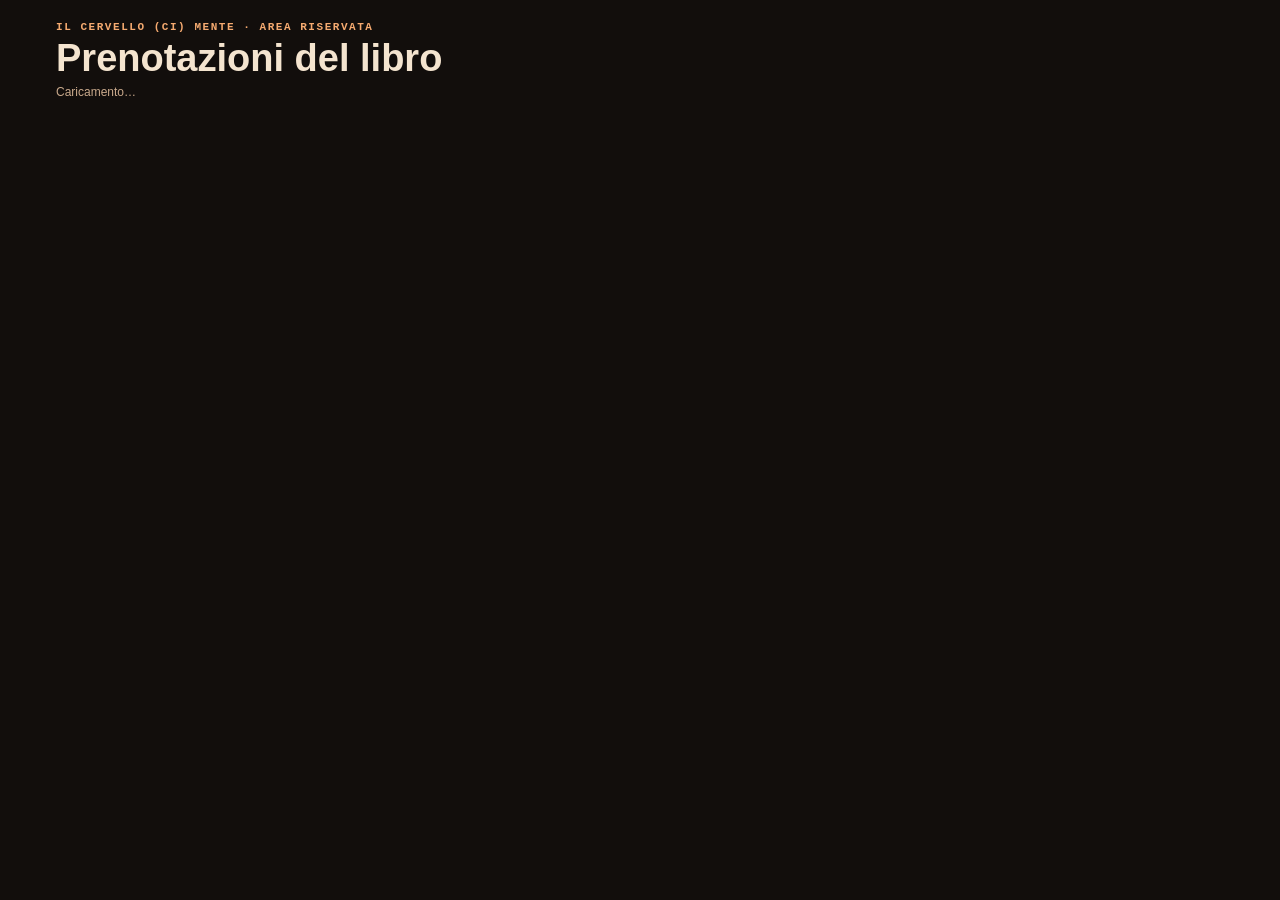
<file: backend/prenotazioni/Admin.html>
<!doctype html>
<html lang="it">
<head>
<base target="_top">
<meta charset="utf-8">
<meta name="robots" content="noindex,nofollow">
<style>
:root{--bg:#120e0c;--panel:#1c130f;--line:#4c3125;--cream:#f4e4cf;--mute:#c9a98c;--orange:#ed5819;--soft:#f5aa70}
*{box-sizing:border-box}
body{margin:0;background:var(--bg);color:var(--cream);font:14px/1.5 'DM Sans',Arial,Helvetica,sans-serif}
.wrap{max-width:1200px;margin:0 auto;padding:20px 16px 60px}
h1{font:800 clamp(26px,4vw,38px)/1.05 'Arial Narrow',Arial,sans-serif;margin:4px 0 4px}
h2{font:800 20px/1.2 'Arial Narrow',Arial,sans-serif;margin:0 0 12px;letter-spacing:.01em}
.kicker{font:700 11px/1.4 'Courier New',monospace;letter-spacing:.14em;color:var(--soft);margin:0}
.meta{color:var(--mute);font-size:12px;margin:0 0 18px}
.grid{display:grid;gap:12px}
.kpis{grid-template-columns:repeat(auto-fit,minmax(170px,1fr));margin-bottom:12px}
.card{background:var(--panel);border:1px solid var(--line);border-radius:12px;padding:16px}
.kpi b{display:block;font:800 34px/1.1 'Arial Narrow',Arial,sans-serif;color:#fff}
.kpi span{font:700 11px/1.3 'Courier New',monospace;letter-spacing:.08em;text-transform:uppercase;color:var(--soft)}
.kpi small{display:block;color:var(--mute);font-size:12px;margin-top:4px}
.kpi.main{background:var(--orange);border-color:var(--orange)}.kpi.main span,.kpi.main small{color:#fff}
.note{border-left:4px solid var(--orange);padding:10px 14px;background:#24180f;border-radius:6px;color:#e2bea3;margin:0 0 18px}
.bar{display:grid;grid-template-columns:minmax(90px,34%) 1fr 86px;gap:8px;align-items:center;margin:5px 0;font-size:13px}
.bar i{display:block;height:10px;background:var(--orange);border-radius:5px;min-width:2px}
.bar em{font-style:normal;text-align:right;color:var(--mute);font-variant-numeric:tabular-nums}
svg text{fill:var(--mute);font:10px Arial,sans-serif}
.tools{display:flex;flex-wrap:wrap;gap:8px;align-items:center;margin:0 0 10px}
button{font:700 12px/1 'Courier New',monospace;letter-spacing:.05em;padding:10px 12px;border-radius:8px;border:1px solid #a77b58;background:transparent;color:var(--cream);cursor:pointer;min-height:40px}
button.primary{background:var(--orange);border-color:var(--orange);color:#fff}
input{min-height:40px;padding:8px 10px;border-radius:8px;border:1px solid #7d4325;background:#261912;color:var(--cream);font:inherit}
input[type=search]{flex:1 1 220px}
input[type=number]{width:130px}
.table{overflow-x:auto;border:1px solid var(--line);border-radius:10px}
table{border-collapse:collapse;width:100%;font-size:13px;min-width:720px}
th,td{padding:8px 10px;border-bottom:1px solid #3a261c;text-align:left;vertical-align:top}
th{position:sticky;top:0;background:#24180f;font:700 11px/1.3 'Courier New',monospace;letter-spacing:.05em;color:var(--soft);text-transform:uppercase}
tr.annullata td{opacity:.5;text-decoration:line-through}
tr.annullata td:last-child{text-decoration:none;opacity:1}
td button{min-height:32px;padding:6px 8px;font-size:11px}
.empty{color:var(--mute);padding:14px}
.err{background:#5a1d12;border:1px solid #c0472a;padding:12px;border-radius:8px}
@media(max-width:600px){.kpi b{font-size:28px}}
</style>
</head>
<body>
<div class="wrap">
  <p class="kicker">IL CERVELLO (CI) MENTE · AREA RISERVATA</p>
  <h1>Prenotazioni del libro</h1>
  <p class="meta" id="meta">Caricamento…</p>
  <div id="app"></div>
</div>
<script>
(function(){
  var NOMI_LINGUE={it:'Italiano',en:'English',fr:'Français',es:'Español',de:'Deutsch'};
  function fmt(n){return Number(n).toLocaleString('it-IT');}
  function esc(s){return String(s==null?'':s).replace(/[&<>"']/g,function(c){return{'&':'&amp;','<':'&lt;','>':'&gt;','"':'&quot;',"'":'&#39;'}[c];});}
  var D=null, filtro='', quante=50;
  var app=document.getElementById('app');

  function carica(){
    google.script.run.withSuccessHandler(function(d){D=d;disegna();}).withFailureHandler(function(e){
      app.innerHTML='<p class="err">Errore nel caricamento: '+esc(e&&e.message||e)+'</p>';
    }).datiAdmin();
  }
  function idx(nome){return D.colonne.indexOf(nome);}
  function conta(righe,col){var o={};righe.forEach(function(r){var k=r[col]||'—';o[k]=(o[k]||0)+1;});return Object.keys(o).map(function(k){return[k,o[k]];}).sort(function(a,b){return b[1]-a[1];});}
  function barre(lista,tot,nomina){
    if(!lista.length)return '<p class="empty">Nessun dato.</p>';
    var max=lista[0][1];
    return lista.map(function(x){var pct=tot?Math.round(x[1]/tot*1000)/10:0;
      return '<div class="bar"><span>'+esc(nomina(x[0]))+'</span><i style="width:'+(x[1]/max*100)+'%"></i><em>'+fmt(x[1])+' · '+String(pct).replace('.',',')+'%</em></div>';}).join('');
  }
  function grafico(attive){
    var cD=idx('Data e ora'),perGiorno={};
    attive.forEach(function(r){var g=String(r[cD]).slice(0,10);perGiorno[g]=(perGiorno[g]||0)+1;});
    var giorni=Object.keys(perGiorno).sort();
    if(!giorni.length)return '<p class="empty">Nessuna prenotazione ancora.</p>';
    var inizio=new Date(giorni[0]+'T12:00:00'),fine=new Date(),serie=[];
    for(var d=new Date(inizio);d<=fine;d.setDate(d.getDate()+1)){var k=d.toISOString().slice(0,10);serie.push([k,perGiorno[k]||0]);}
    serie=serie.slice(-90);
    var W=760,H=200,pad=30,max=Math.max.apply(null,serie.map(function(s){return s[1];}))||1,bw=(W-pad-10)/serie.length;
    var bars=serie.map(function(s,i){var h=(H-pad-10)*s[1]/max,x=pad+i*bw;
      return '<rect x="'+(x+1).toFixed(1)+'" y="'+(H-pad-h).toFixed(1)+'" width="'+Math.max(1,bw-2).toFixed(1)+'" height="'+h.toFixed(1)+'" rx="2" fill="#ed5819"><title>'+s[0]+': '+s[1]+'</title></rect>';}).join('');
    return '<svg viewBox="0 0 '+W+' '+H+'" width="100%" role="img" aria-label="Prenotazioni al giorno">'+
      '<line x1="'+pad+'" x2="'+W+'" y1="'+(H-pad)+'" y2="'+(H-pad)+'" stroke="#4c3125"/><text x="2" y="16">'+max+'</text><text x="2" y="'+(H-pad)+'">0</text>'+bars+'</svg>'+
      '<p class="meta">Prenotazioni attive al giorno (ultimi '+serie.length+' giorni).</p>';
  }
  function csv(righe,colonne,nomeFile){
    var sicuro=function(v){v=String(v==null?'':v);if(/^[=+\-@\t\r]/.test(v))v="'"+v;return '"'+v.replace(/"/g,'""')+'"';};
    var testo='﻿'+[colonne].concat(righe).map(function(r){return r.map(sicuro).join(';');}).join('\r\n');
    var a=document.createElement('a');a.href=URL.createObjectURL(new Blob([testo],{type:'text/csv;charset=utf-8'}));
    a.download=nomeFile;document.body.appendChild(a);a.click();setTimeout(function(){URL.revokeObjectURL(a.href);a.remove();},500);
  }
  function oggi(){return new Date().toISOString().slice(0,10);}

  function disegna(){
    var cS=idx('Stato'),cL=idx('Lingua del sito');
    var tutte=D.righe,attive=tutte.filter(function(r){return r[cS]==='attiva';});
    document.getElementById('meta').textContent='Aggiornato il '+D.aggiornato+' · E-mail di conferma ancora inviabili oggi: '+fmt(D.quotaEmail);
    var h='';
    h+='<div class="grid kpis">'+
      '<div class="card kpi main"><span>Copie prenotate</span><b>'+fmt(D.totale)+'</b><small>Prenotazioni attive · nessun limite</small></div>'+
      '<div class="card kpi"><span>Ultimo riferimento</span><b>'+fmt(D.ultimoNumero)+'</b><small>Progressivo (il primo è '+fmt(D.numeroIniziale+1)+')</small></div>'+
      '<div class="card kpi"><span>Annullate</span><b>'+fmt(tutte.length-attive.length)+'</b><small>Il loro riferimento non viene riassegnato</small></div>'+
      '</div>';
    h+='<p class="note"><strong>Due numeri diversi.</strong> Il <em>riferimento</em> è un progressivo che parte da '+fmt(D.numeroIniziale+1)+' e non indica quante copie sono state prenotate. Le <em>copie prenotate</em> sono il conteggio delle prenotazioni attive. Non c’è nessun limite: le prenotazioni restano sempre aperte.</p>';
    h+='<div class="grid" style="grid-template-columns:repeat(auto-fit,minmax(300px,1fr));margin-bottom:12px"><div class="card"><h2>Andamento giornaliero</h2>'+grafico(attive)+'</div>'+
      '<div class="card"><h2>Lingua del sito usata</h2>'+barre(conta(attive,cL),attive.length,function(k){return NOMI_LINGUE[k]||k;})+'</div></div>';
    h+='<div class="tools"><input type="search" id="cerca" placeholder="Cerca e-mail o riferimento…" value="'+esc(filtro)+'">'+
      '<button class="primary" data-csv="tutte">CSV prenotazioni</button><button id="aggiorna">Aggiorna</button></div>';
    var f=filtro.toLowerCase();
    var vis=tutte.filter(function(r){return !f||r.join(' ').toLowerCase().indexOf(f)>=0;}).slice().reverse();
    var colVis=['Riferimento','Data e ora','E-mail','Lingua del sito','Stato','E-mail di conferma'];
    h+='<div class="table"><table><thead><tr>'+colVis.map(function(c){return '<th>'+esc(c)+'</th>';}).join('')+'<th></th></tr></thead><tbody>'+
      (vis.length?vis.slice(0,quante).map(function(r){
        return '<tr class="'+esc(r[cS])+'">'+colVis.map(function(c){var v=r[idx(c)];
          if(c==='Riferimento')v=fmt(v);else if(c==='Lingua del sito')v=NOMI_LINGUE[v]||v;
          return '<td>'+esc(v)+'</td>';}).join('')+
          '<td><button data-stato="'+(r[cS]==='attiva'?'annullata':'attiva')+'" data-num="'+esc(r[0])+'">'+(r[cS]==='attiva'?'Annulla':'Riattiva')+'</button></td></tr>';
      }).join(''):'<tr><td class="empty" colspan="'+(colVis.length+1)+'">Nessuna riga.</td></tr>')+
      '</tbody></table></div>'+(vis.length>quante?'<p class="meta" style="margin-top:10px">Mostrate le '+fmt(quante)+' più recenti su '+fmt(vis.length)+'. <button id="altre">Mostra altre 50</button></p>':'');
    app.innerHTML=h;
    var cerca=document.getElementById('cerca');
    cerca.addEventListener('input',function(){filtro=cerca.value;var pos=cerca.selectionStart;disegna();var c=document.getElementById('cerca');c.focus();c.setSelectionRange(pos,pos);});
  }

  app.addEventListener('click',function(e){
    var b=e.target.closest('button');if(!b||!D)return;
    if(b.id==='aggiorna'){carica();return;}
    if(b.id==='altre'){quante+=50;disegna();return;}
    if(b.dataset.stato){
      var msg=b.dataset.stato==='annullata'?'Annullare la prenotazione n. '+fmt(b.dataset.num)+'? Il riferimento non verrà riassegnato.':'Riattivare la prenotazione n. '+fmt(b.dataset.num)+'?';
      if(!confirm(msg))return;b.disabled=true;
      google.script.run.withSuccessHandler(carica).withFailureHandler(function(err){alert(err.message||err);b.disabled=false;}).cambiaStato(Number(b.dataset.num),b.dataset.stato);return;}
    if(b.dataset.csv){csv(D.righe,D.colonne,'prenotazioni-'+oggi()+'.csv');}
  });
  carica();
})();
</script>
</body>
</html>
</file>
<file: css/sito-v3-1.css>
/* IL CERVELLO (CI) MENTE · SITO v3.1 — aggiunte del 24/11/2026
   Copertina animata a livelli (5 lingue), consenso statistiche, correzioni di leggibilità.
   Non cambia layout, colori o caratteri approvati: si aggiunge al foglio di stile della v3. */

/* ---------- Copertina animata ---------- */
.book-art>.cover-anim{position:relative;z-index:2;width:360px;max-width:80%;aspect-ratio:540/960;background:#F4EFE3;transform:rotate(7deg);border:5px solid #f0d8ba;box-shadow:0 20px 40px rgba(0,0,0,.62);transition:transform .4s;overflow:hidden}
.book-art:hover>.cover-anim{transform:rotate(1deg) translateY(-12px)}
@media (max-width:980px){.book-art>.cover-anim{width:300px}}
@media (max-width:720px){.book-art>.cover-anim{width:250px;transform:none}.book-art:hover>.cover-anim{transform:none}}
.cover-anim svg{display:block;width:100%;height:100%}
.cover-anim noscript img,.cover-anim>img{display:block;width:100%;height:100%;object-fit:cover}
.cover-controls{position:absolute;z-index:4;left:50%;bottom:-54px;transform:translateX(-50%);display:flex;gap:8px;white-space:nowrap}
.cover-controls button{font:700 11px/1 var(--mono,'Space Mono',monospace);letter-spacing:.06em;text-transform:uppercase;padding:9px 12px;border-radius:999px;border:1px solid rgba(244,228,207,.45);background:rgba(23,16,11,.82);color:#f4e4cf;cursor:pointer;backdrop-filter:blur(4px)}
.cover-controls button:hover,.cover-controls button:focus-visible{background:var(--orange,#ee521b);border-color:var(--orange,#ee521b);color:#fff}
@media (max-width:720px){.cover-controls{bottom:-34px}}

.cover-anim .cv-el{opacity:0;transform-box:fill-box;transform-origin:50% 50%}
.cover-anim.is-static .cv-el,.cover-anim.is-done .cv-el{opacity:1}
.cover-anim.is-playing .cv-el{animation:cv-fade .5s var(--d,0s) both cubic-bezier(.2,.8,.2,1)}
.cover-anim.is-playing .cv-titolo{--d:.28s;animation-name:cv-stamp;animation-duration:.45s}
.cover-anim.is-playing .cv-ci{--d:.88s;animation-name:cv-slide-l}
.cover-anim.is-playing .cv-riquadro{--d:1.6s;animation-name:cv-slap;animation-duration:.5s}
.cover-anim.is-playing .cv-manuale{--d:2.2s;animation-name:cv-ink;animation-duration:.7s}
.cover-anim.is-playing .cv-linea{--d:2.8s;animation-name:cv-draw;animation-duration:.55s;transform-origin:0 50%}
.cover-anim.is-playing .cv-prima{--d:3.4s;animation-name:cv-up}
.cover-anim.is-playing .cv-grande{--d:4.12s;animation-name:cv-stamp-big;animation-duration:.5s}
.cover-anim.is-playing .cv-marionetta{--d:4.68s;animation-name:cv-drop;animation-duration:.85s;transform-origin:50% 0}
.cover-anim.is-playing .cv-raggi{--d:5.56s;animation-name:cv-burst;animation-duration:.45s}
.cover-anim.is-playing .cv-frase{--d:6s;animation-name:cv-up}
.cover-anim.is-playing .cv-fondo-linea{--d:6.1s;animation-name:cv-draw}
.cover-anim.is-playing .cv-autore{--d:6.4s;animation-name:cv-fade}
/* la marionetta oscilla dal punto alto dei fili */
.cover-anim .cv-marionetta-oscilla{transform-box:fill-box;transform-origin:50% 0}
.cover-anim.is-playing .cv-marionetta-oscilla{animation:cv-swing 1.9s 4.9s both ease-in-out}
.cover-anim.is-done.is-idle .cv-marionetta-oscilla{animation:cv-idle 5.5s infinite ease-in-out}

@keyframes cv-fade{from{opacity:0}to{opacity:1}}
@keyframes cv-stamp{0%{opacity:0;transform:scale(1.22)}60%{opacity:1;transform:scale(.97)}100%{opacity:1;transform:scale(1)}}
@keyframes cv-stamp-big{0%{opacity:0;transform:scale(1.4)}55%{opacity:1;transform:scale(.95)}78%{transform:scale(1.02)}100%{opacity:1;transform:scale(1)}}
@keyframes cv-slide-l{from{opacity:0;transform:translateX(-14%)}to{opacity:1;transform:none}}
@keyframes cv-slap{0%{opacity:0;transform:scale(.25) rotate(-10deg)}65%{opacity:1;transform:scale(1.07) rotate(1deg)}100%{opacity:1;transform:none}}
@keyframes cv-ink{0%{opacity:0}40%{opacity:.5}100%{opacity:1}}
@keyframes cv-draw{from{opacity:1;clip-path:inset(0 100% 0 0)}to{opacity:1;clip-path:inset(0 0 0 0)}}
@keyframes cv-up{from{opacity:0;transform:translateY(30%)}to{opacity:1;transform:none}}
@keyframes cv-drop{0%{opacity:0;transform:translateY(-6%)}60%{opacity:1}100%{opacity:1;transform:none}}
@keyframes cv-burst{0%{opacity:0;transform:scale(.45)}70%{opacity:1;transform:scale(1.08)}100%{opacity:1;transform:scale(1)}}
@keyframes cv-swing{0%{transform:rotate(3.2deg)}30%{transform:rotate(-2.4deg)}55%{transform:rotate(1.4deg)}78%{transform:rotate(-.6deg)}100%{transform:rotate(0)}}
@keyframes cv-idle{0%,100%{transform:rotate(0)}25%{transform:rotate(.9deg)}75%{transform:rotate(-.9deg)}}
@media (prefers-reduced-motion:reduce){.cover-anim .cv-el{opacity:1!important;animation:none!important}.cover-anim .cv-marionetta-oscilla{animation:none!important}}

/* ---------- Leggibilità: testi del libro e delle storie su fondo scuro ---------- */
.book-copy>p:not(.book-headline){color:#e3c9ad}
.book-copy .book-meta{color:#c9a98c}
.stories-heading p{color:#d9bfa3}

/* ---------- Consenso statistiche (Metricool) ---------- */
.consent{position:fixed;z-index:10050;left:16px;right:16px;bottom:calc(16px + env(safe-area-inset-bottom,0px));max-width:560px;margin:0 auto;background:#17100b;color:#f4e4cf;border:1px solid rgba(244,228,207,.22);box-shadow:10px 10px 0 var(--orange,#ee521b),0 18px 50px rgba(0,0,0,.5);padding:20px 20px 18px;font:400 14px/1.55 var(--body,'DM Sans',sans-serif)}
.consent[hidden]{display:none}
.consent h2{font:900 26px/1 var(--heading,'Barlow Condensed',sans-serif);text-transform:uppercase;letter-spacing:-.01em;margin:0 0 8px;color:#fff}
.consent p{margin:0 0 14px}
.consent a{color:#f6a14d;text-decoration:underline}
.consent-actions{display:flex;flex-wrap:wrap;gap:10px}
.consent-actions button{flex:1 1 150px;min-height:46px;font:800 15px/1 var(--heading,'Barlow Condensed',sans-serif);letter-spacing:.05em;text-transform:uppercase;cursor:pointer;border:2px solid #f4e4cf;background:transparent;color:#f4e4cf;padding:10px 14px}
.consent-actions .consent-yes{background:var(--orange,#ee521b);border-color:var(--orange,#ee521b);color:#fff}
.consent-actions button:focus-visible{outline:3px solid #f6a14d;outline-offset:2px}
.footer-privacy-btn{background:none;border:0;padding:0;font:inherit;color:inherit;letter-spacing:inherit;text-transform:inherit;cursor:pointer}
.privacy-panel h3{font:800 20px/1.1 var(--heading,'Barlow Condensed',sans-serif);text-transform:uppercase;margin:20px 0 6px}
.privacy-panel ul{font-size:13px;line-height:1.7;padding-left:18px;margin:0 0 8px}
.privacy-panel .privacy-actions{display:flex;flex-wrap:wrap;gap:10px;margin:18px 0 6px}
.privacy-panel .privacy-actions button{font:800 14px/1 var(--heading,'Barlow Condensed',sans-serif);letter-spacing:.05em;text-transform:uppercase;padding:12px 14px;border:2px solid var(--ink,#171615);background:transparent;color:var(--ink,#171615);cursor:pointer}
.privacy-panel .privacy-actions .is-on{background:var(--ink,#171615);color:#fff}
.privacy-status{font:700 12px/1.4 var(--mono,'Space Mono',monospace)!important;text-transform:uppercase}

/* Titolo d'apertura tradotto: la parentesi con due parole mantiene lo spazio */
html:not([lang="it"]) .hero .hero-ci{letter-spacing:-.03em;white-space:nowrap}
.footer-privacy-btn{text-align:left}
/* Il bollino «Dal libro allo schermo» non copre più il titolo della copertina */
.book-art .book-stamp{top:-28px}
@media (max-width:720px){.book-art .book-stamp{top:-44px;right:-2px}}
.book-section .section-index{color:#c9a98c}

/* 24/11/2026 — correzioni mirate post-collaudo */
.site-header .menu-toggle{border-color:#f0dbc2;flex-shrink:0;width:44px;height:44px}
.site-header .menu-toggle span{background:#f0dbc2}
.story-card-center strong,.story-panel-content h2{overflow-wrap:anywhere;hyphens:auto}
.story-top,.story-bottom{flex-wrap:wrap;font-size:11px;line-height:1.3}
.story-bottom span:last-child{font-size:11px}
@media (max-width:700px){
  .announcement{height:auto;min-height:32px;padding:5px 12px;font-size:11px;line-height:1.25;flex-wrap:wrap}
  .hero .eyebrow,.hero-note,.hero-bottom,.section-index,.section-aside,.wordmark-small,.sticker-bottom span,.brain-film-label,.footer-bottom{font-size:11px;line-height:1.35}
  .section-top,.hero-bottom,.eyebrow{flex-wrap:wrap}
  .language-select,.cover-controls button,.modal-close,.quiz-reset,.footer-privacy-btn{min-height:44px}
  .cover-controls{max-width:100%;white-space:normal;justify-content:center}
  .cover-controls button{line-height:1.2}
  .book-art{padding-top:88px;padding-bottom:48px}
  .book-art .book-stamp{top:8px;right:8px;width:70px;height:70px;font-size:12px;box-shadow:0 0 0 4px var(--ink)}
  .stories-heading .display-lg{max-width:100%;overflow-wrap:anywhere;hyphens:auto}
  html[lang="de"] .stories-heading .display-lg{font-size:clamp(38px,11vw,68px);line-height:.92}
  .story-card-center strong{font-size:clamp(23px,5.8vw,29px);line-height:1}
  .story-panel-content h2{font-size:clamp(36px,12vw,58px)}
  .story-card{height:auto;min-height:290px}
  .nav-inner{height:auto;min-height:64px}
}
@media (max-width:360px){
  .shell{padding-left:16px;padding-right:16px}
  .nav-inner{flex-wrap:wrap;padding-top:8px;padding-bottom:8px}
  .nav-actions{margin-left:auto;gap:5px}
  .story-grid{grid-template-columns:minmax(0,1fr)}
  .hero .display-xl,.display-lg,.display-md,.last-cta .display-lg{font-size:clamp(38px,12vw,56px);white-space:normal;overflow-wrap:anywhere}
  .hero .hero-ci{white-space:normal}
  .featured-info h3{font-size:clamp(38px,12vw,52px);overflow-wrap:anywhere}
}

/* 24/11/2026 (Claude) — selettore lingua leggibile anche su WebKit/Safari e Firefox:
   senza "appearance:none" WebKit disegna il controllo nativo chiaro e il testo crema non si legge. */
.language-select{-webkit-appearance:none;-moz-appearance:none;appearance:none;background-color:#261912;background-image:url("data:image/svg+xml,%3Csvg xmlns='http://www.w3.org/2000/svg' width='10' height='6' viewBox='0 0 10 6'%3E%3Cpath d='M1 1l4 4 4-4' fill='none' stroke='%23f5dfcc' stroke-width='1.6'/%3E%3C/svg%3E");background-repeat:no-repeat;background-position:right 7px center;background-size:10px 6px;padding-right:22px!important}
.language-select option{color:#17100b;background:#f4efe3}
</file>
<file: css/prenota.css>
/* IL CERVELLO (CI) MENTE — prenotazione del libro (25/11/2026)
   Stessi colori e caratteri della v3.1. Blocco «Prenota il libro» in fondo a index.html, con il modulo nella pagina (26/11/2026). */
@font-face{font-family:'Barlow Condensed';font-style:normal;font-weight:700;font-display:swap;src:url(../fonts/barlow-condensed-latin-700-normal.woff2) format('woff2')}
@font-face{font-family:'Barlow Condensed';font-style:normal;font-weight:800;font-display:swap;src:url(../fonts/barlow-condensed-latin-800-normal.woff2) format('woff2')}
@font-face{font-family:'Barlow Condensed';font-style:normal;font-weight:900;font-display:swap;src:url(../fonts/barlow-condensed-latin-900-normal.woff2) format('woff2')}
@font-face{font-family:'DM Sans';font-style:normal;font-weight:400;font-display:swap;src:url(../fonts/dm-sans-latin-400-normal.woff2) format('woff2')}
@font-face{font-family:'DM Sans';font-style:normal;font-weight:600;font-display:swap;src:url(../fonts/dm-sans-latin-600-normal.woff2) format('woff2')}
@font-face{font-family:'DM Sans';font-style:normal;font-weight:700;font-display:swap;src:url(../fonts/dm-sans-latin-700-normal.woff2) format('woff2')}
@font-face{font-family:'Space Mono';font-style:normal;font-weight:700;font-display:swap;src:url(../fonts/space-mono-latin-700-normal.woff2) format('woff2')}

/* ---------- Blocco in fondo alla pagina principale ---------- */
.book-preorder{position:relative;overflow:hidden;background:radial-gradient(ellipse at 15% 20%,#4a2412 0,#1a100c 58%,#110c0a 100%);color:#f4e4cf;border-top:1px solid #4c3125;padding:clamp(56px,8vw,104px) 0}
.book-preorder::after{content:'';position:absolute;inset:0 0 0 55%;background:url('../assets/brain-v3.jpg') 70% center/cover no-repeat;opacity:.16;-webkit-mask-image:linear-gradient(90deg,transparent,#000 45%);mask-image:linear-gradient(90deg,transparent,#000 45%);pointer-events:none}
.book-preorder .shell{position:relative;z-index:1}
.book-preorder-inner{max-width:780px}
.book-preorder-kicker{font:700 11px/1.4 'Space Mono',monospace;letter-spacing:.14em;color:#f5aa70;margin:0 0 18px}
.book-preorder-title{font:900 clamp(46px,7.4vw,104px)/.9 'Barlow Condensed',Impact,'Arial Narrow',sans-serif;letter-spacing:-.02em;text-transform:uppercase;margin:0 0 22px;color:#f7e1c8}
.book-preorder-title em{display:block;color:#ed5819;font-style:normal}
.book-preorder-text{font:400 clamp(16px,2vw,20px)/1.55 'DM Sans',Arial,sans-serif;color:#e8c9ad;max-width:600px;margin:0 0 30px}
.book-preorder-btn{display:inline-flex;align-items:center;justify-content:center;gap:16px;min-height:58px;padding:16px 28px;border-radius:8px;background:#ed5819;color:#fff;border:2px solid #ed5819;font:800 18px/1 'Barlow Condensed',Impact,sans-serif;letter-spacing:.06em;text-decoration:none;box-shadow:0 7px 25px rgba(220,72,16,.3);transition:transform .2s,background .2s}
.book-preorder-btn:hover{background:#ff6a26;transform:translateY(-2px)}
.book-preorder-btn:focus-visible{outline:3px solid #f5aa70;outline-offset:3px}
.book-preorder-note{font:700 11px/1.5 'Space Mono',monospace;letter-spacing:.06em;color:#c9a98c;margin:16px 0 0}
@media(max-width:700px){.book-preorder::after{inset:45% -20% 0 20%;opacity:.12;-webkit-mask-image:linear-gradient(180deg,transparent,#000 50%);mask-image:linear-gradient(180deg,transparent,#000 50%)}.book-preorder-btn{width:100%;font-size:17px}}
@media(prefers-reduced-motion:reduce){.book-preorder-btn{transition:none}.book-preorder-btn:hover{transform:none}}

/* ---------- Modulo nella pagina (26/11/2026) ---------- */
.book-preorder [hidden]{display:none!important}
.book-preorder button.book-preorder-btn{cursor:pointer}
.book-preorder-btn:disabled{opacity:.8}
.pr-inline{margin:26px 0 0;max-width:560px;background:#1c130f;border:1px solid #5d3b27;border-radius:16px;padding:clamp(18px,3vw,28px);box-shadow:0 18px 50px rgba(0,0,0,.35);scroll-margin-top:96px}
.pr-label{display:block;font:700 12px/1.4 'Space Mono',monospace;letter-spacing:.06em;color:#f5aa70;margin:0 0 8px}
.pr-input{display:block;width:100%;box-sizing:border-box;min-height:52px;padding:12px 14px;border-radius:10px;border:1px solid #7d4325;background:#261912;color:#f7e1c8;font:400 17px/1.3 'DM Sans',Arial,sans-serif}
.pr-input::placeholder{color:#9c7b62}
.pr-input:focus{outline:3px solid #f5aa70;outline-offset:1px;border-color:#f5aa70}
.pr-input[aria-invalid=true]{border-color:#ff7a59}
.pr-error{color:#ffb39e;font:600 14px/1.4 'DM Sans',Arial,sans-serif;margin:8px 0 0}
.pr-hp{position:absolute!important;left:-10000px;width:1px;height:1px;overflow:hidden}
.pr-privacy-line{font:400 14px/1.5 'DM Sans',Arial,sans-serif;color:#e2bea3;margin:14px 0 18px}
.pr-privacy-line a,.pr-privacy a{color:#f5aa70}
.pr-submit{width:100%}
.pr-status{font:600 15px/1.5 'DM Sans',Arial,sans-serif;margin:14px 0 0;min-height:0}
.pr-status:empty{display:none}
.pr-status.is-error{color:#ffd2c4;background:#5a1d12;border:1px solid #c0472a;border-radius:8px;padding:10px 12px}
.pr-status.is-info{color:#e8c9ad;border-left:4px solid #ed5819;background:#24180f;border-radius:6px;padding:10px 12px}
.pr-done:focus{outline:none}
.pr-done .book-preorder-kicker{margin-bottom:8px}
.pr-done-title{font:900 clamp(28px,4vw,40px)/1 'Barlow Condensed',Impact,sans-serif;text-transform:uppercase;color:#f7e1c8;margin:0 0 16px}
.pr-done-label{font:700 11px/1.3 'Space Mono',monospace;letter-spacing:.1em;text-transform:uppercase;color:#fff;margin:0}
#pr-done-ref{background:#ed5819;border-radius:12px;padding:14px 18px;margin:0 0 10px}
.pr-done-number{font:900 clamp(40px,8vw,56px)/1.05 'Barlow Condensed',Impact,sans-serif;color:#fff;margin:2px 0 4px;letter-spacing:.01em}
.pr-done-note{font:400 13px/1.45 'DM Sans',Arial,sans-serif;color:#fff;margin:0;opacity:.92}
.pr-done-mail{font:400 15px/1.5 'DM Sans',Arial,sans-serif;color:#e8c9ad;margin:12px 0 0}
.pr-done-mail:empty{display:none}
.pr-privacy{margin:22px 0 0;max-width:640px;font:400 14px/1.55 'DM Sans',Arial,sans-serif;color:#e2bea3;scroll-margin-top:96px}
.pr-privacy summary{cursor:pointer;font:700 12px/1.4 'Space Mono',monospace;letter-spacing:.05em;color:#c9a98c}
.pr-privacy-body{margin-top:10px;border-left:2px solid #5d3b27;padding-left:14px}
.pr-privacy-body p{margin:0 0 10px}
</file>
